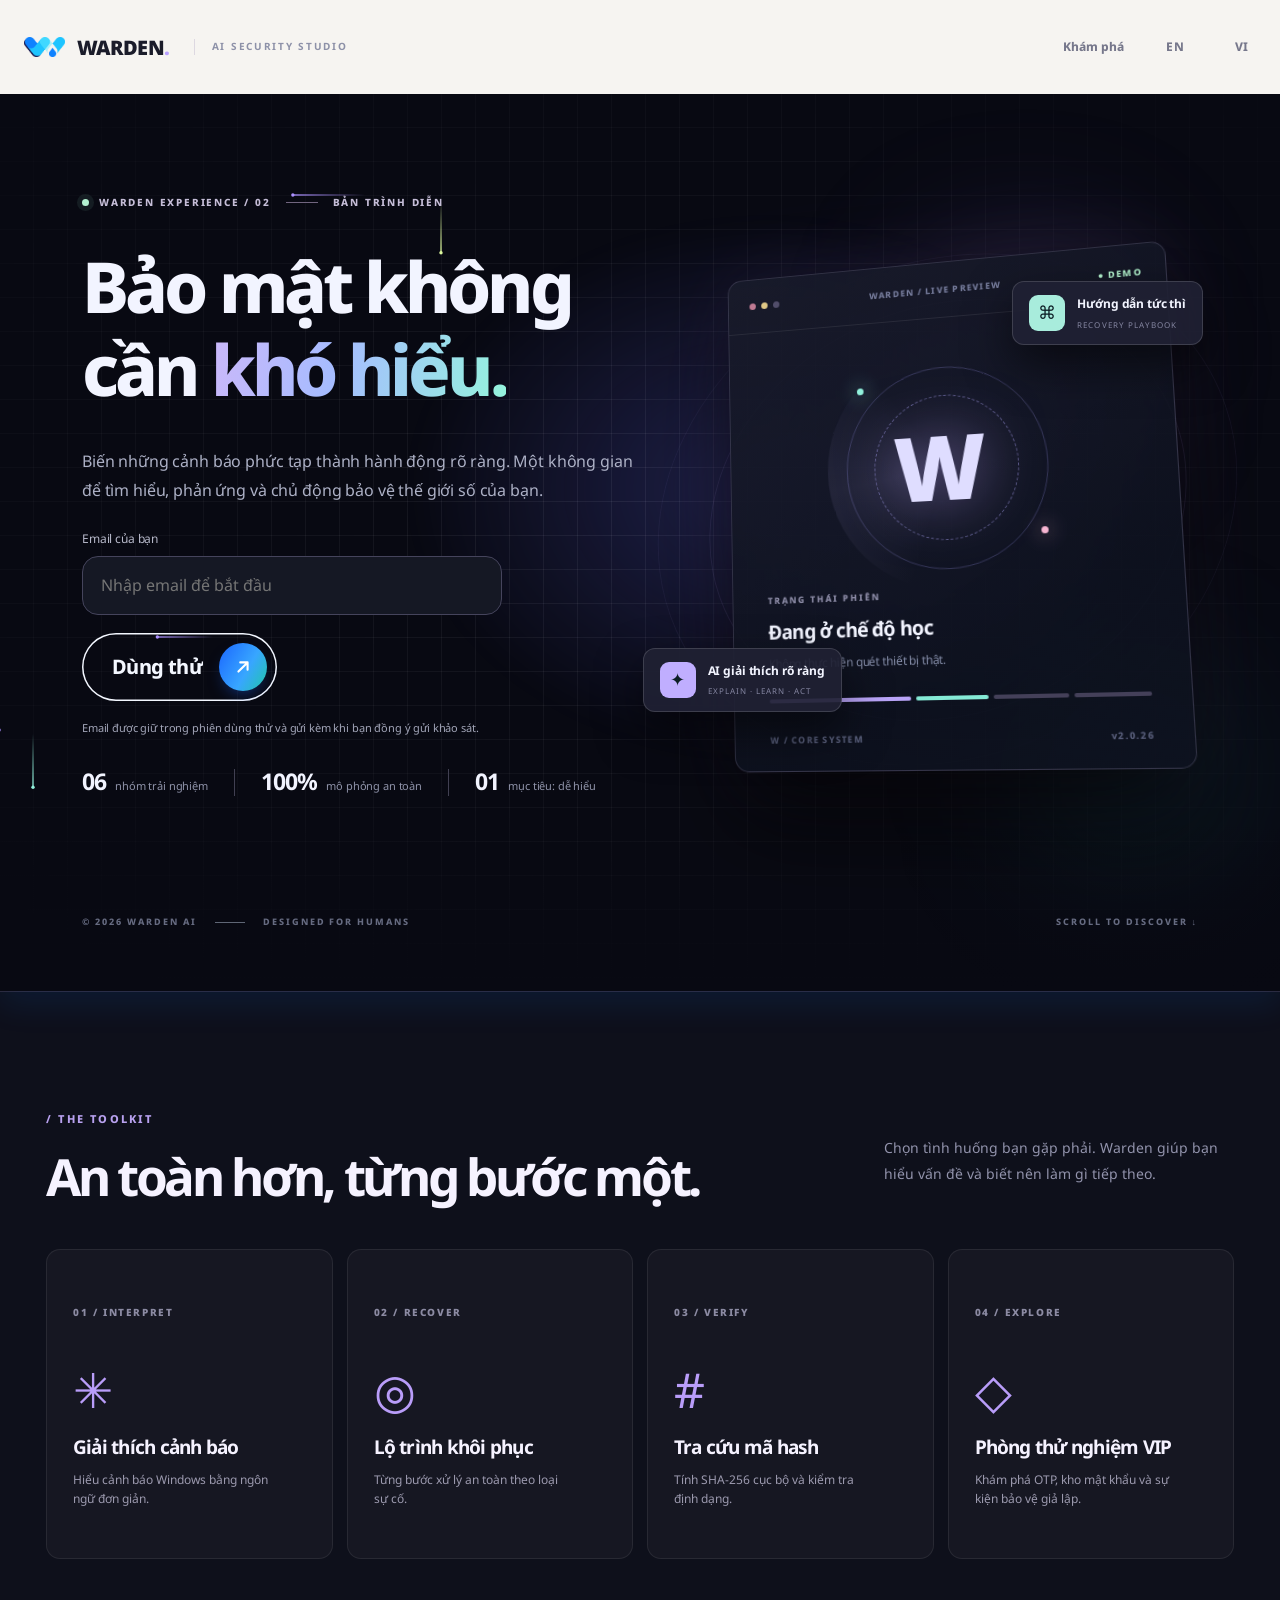
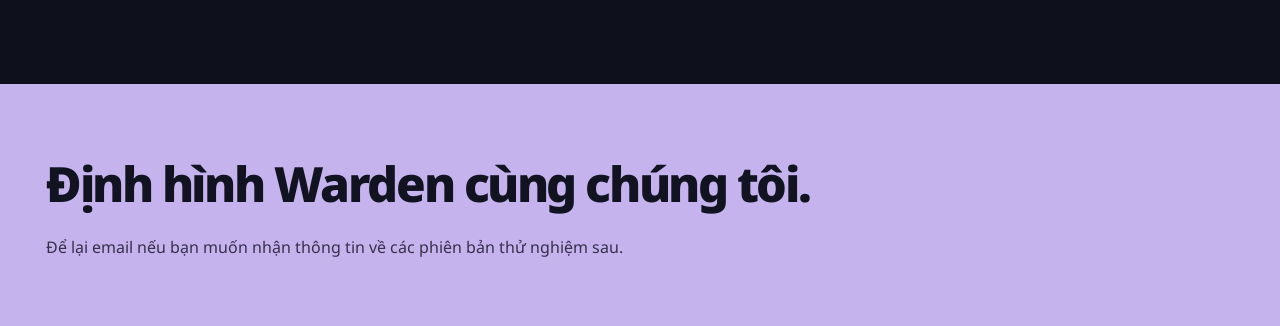
<file: index.html>
<!doctype html><html lang="vi"><head><meta charset="utf-8"><meta name="viewport" content="width=device-width,initial-scale=1"><meta name="description" content="Warden — bản mẫu tương tác hỗ trợ hiểu cảnh báo bảo mật."><title>Warden — Hiểu cảnh báo, biết bước tiếp theo</title><script src="./theme.js"></script><link rel="preload" href="./assets/fonts/noto-sans-vietnamese.woff" as="font" type="font/woff" crossorigin><link rel="stylesheet" href="./warden.css"><link rel="stylesheet" href="./rolling.css"><link rel="stylesheet" href="./app-shell.css"></head><body class="landing-mode">
<div id="landing" class="landing">
  <header class="landing-head">
    <a class="identity" href="#home" aria-label="Warden AI - Trang chủ"><img class="warden-logo" src="./assets/warden-logo-v3.png" alt="Warden logo" onerror="this.hidden=true"><span>WARDEN<span class="logo-dot">.</span></span><small>AI SECURITY STUDIO</small></a>
    <div class="landing-links"><a href="#features" data-scroll="features">Khám phá</a><button data-language="en" class="text-tool" type="button" aria-label="Change language">EN</button><button type="button" data-language="vi">VI</button></div>
  </header>
  <!-- Lucian UX/UI Prompt #226 · MIT License (c) 2026 Seokwoooo · https://lucianlabs.dev/uxui-prompt/#226 -->
  <main id="hero" class="hero ux u226" aria-label="Warden AI landing">
    <div class="u226-gd" aria-hidden="true"></div><div class="u226-gl" aria-hidden="true"></div><canvas class="u226-cv" aria-hidden="true"></canvas><div class="u226-glow" aria-hidden="true"></div>
    <div class="hero-orb orb-one" aria-hidden="true"></div><div class="hero-orb orb-two" aria-hidden="true"></div>
    <div class="wrap hero-flex">
      <div class="hero-copy"><div class="micro"><i></i> WARDEN EXPERIENCE / 02 <span class="micro-line"></span> <span>BẢN TRÌNH DIỄN</span></div>
        <h1>Bảo mật không<br>cần <em>khó hiểu.</em></h1>
        <p class="hero-intro">Biến những cảnh báo phức tạp thành hành động rõ ràng. Một không gian để tìm hiểu, phản ứng và chủ động bảo vệ thế giới số của bạn.</p>
        <form id="trial-form" class="email-gate"><label for="trial-email">Email của bạn</label><input id="trial-email" type="email" name="email" placeholder="Nhập email để bắt đầu" required maxlength="254" autocomplete="email" aria-describedby="trial-error email-note"><p id="trial-error" class="error" role="alert"></p><div class="ux wroll rolling-slot"><button class="wroll-btn trial-button" type="submit" data-rolling="Dùng thử"><span class="wroll-word" aria-hidden="true"><span class="wroll-face"></span></span><span class="wroll-sr">Dùng thử</span><span class="wroll-orb" aria-hidden="true"><svg viewBox="0 0 24 24"><path d="M7 17L17 7M9 7h8v8"/></svg><svg viewBox="0 0 24 24"><path d="M7 17L17 7M9 7h8v8"/></svg></span></button></div><p id="email-note">Email được giữ trong phiên dùng thử và gửi kèm khi bạn đồng ý gửi khảo sát.</p></form>
        <div class="hero-statline"><span><b>06</b><small>nhóm trải nghiệm</small></span><span class="sep"></span><span><b>100%</b><small>mô phỏng an toàn</small></span><span class="sep"></span><span><b>01</b><small>mục tiêu: dễ hiểu</small></span></div>
      </div>
      <div class="hero-visual" aria-label="Preview of Warden dashboard"><div class="visual-halo"></div><div class="orbit-ring r1"></div><div class="orbit-ring r2"></div>
        <div class="preview-shell"><div class="preview-top"><span class="dots"><i></i><i></i><i></i></span><span>WARDEN / LIVE PREVIEW</span><span class="preview-signal">● DEMO</span></div>
          <div class="preview-inner"><div class="preview-graphic"><span class="radar-a"></span><span class="radar-b"></span><strong>W</strong><div class="pulse-dot one"></div><div class="pulse-dot two"></div></div>
            <div class="preview-reading"><small>TRẠNG THÁI PHIÊN</small><strong>Đang ở chế độ học</strong><p>Không thực hiện quét thiết bị thật.</p></div><div class="preview-progress"><i></i><span></span><span></span><span></span></div>
            <div class="preview-foot"><span>W / CORE SYSTEM</span><span>v2.0.26</span></div></div></div>
        <div class="float-info float-a"><span class="float-icon">⌘</span><div><strong>Hướng dẫn tức thì</strong><small>RECOVERY PLAYBOOK</small></div></div>
        <div class="float-info float-b"><span class="float-icon lilac">✦</span><div><strong>AI giải thích rõ ràng</strong><small>EXPLAIN · LEARN · ACT</small></div></div>
      </div>
    </div>
    <div class="hero-bottom wrap"><span>© 2026 WARDEN AI <span class="hero-stroke"></span> DESIGNED FOR HUMANS</span><span>SCROLL TO DISCOVER ↓</span></div>
  </main>
  <section id="features" class="feature-strip"><div class="wrap"><div class="section-heading"><div><span class="kicker">/ THE TOOLKIT</span><h2>An toàn hơn, từng bước một.</h2></div><p>Chọn tình huống bạn gặp phải. Warden giúp bạn hiểu vấn đề và biết nên làm gì tiếp theo.</p></div>
    <div class="feature-grid">
      <button data-open="explain" class="feature-tile"><span class="tile-no">01 / INTERPRET</span><span class="tile-glyph">✳</span><h3>Giải thích cảnh báo</h3><p>Hiểu cảnh báo Windows bằng ngôn ngữ đơn giản.</p></button>
      <button data-open="recovery" class="feature-tile"><span class="tile-no">02 / RECOVER</span><span class="tile-glyph">◎</span><h3>Lộ trình khôi phục</h3><p>Từng bước xử lý an toàn theo loại sự cố.</p></button>
      <button data-open="hash" class="feature-tile"><span class="tile-no">03 / VERIFY</span><span class="tile-glyph">#</span><h3>Tra cứu mã hash</h3><p>Tính SHA-256 cục bộ và kiểm tra định dạng.</p></button>
      <button data-open="vip" class="feature-tile"><span class="tile-no">04 / EXPLORE</span><span class="tile-glyph">◇</span><h3>Phòng thử nghiệm VIP</h3><p>Khám phá OTP, kho mật khẩu và sự kiện bảo vệ giả lập.</p></button>
    </div></div></section><section class="landing-contribute"><div class="wrap"><h2>Định hình Warden cùng chúng tôi.</h2><p>Để lại email nếu bạn muốn nhận thông tin về các phiên bản thử nghiệm sau.</p></div></section>
  
</div>

<div class="shell ux u040 is-wide"><aside class="sidebar u040-rail" id="workspace-sidebar"><button class="brand-home" data-route="home" aria-label="Trang chủ Warden"><img src="./assets/warden-logo-v3.png" alt="Warden"><span>WARDEN<small>KHÔNG GIAN TRẢI NGHIỆM</small></span></button><div class="nav-section-label">KHÔNG GIAN TRẢI NGHIỆM</div><nav class="nav" aria-label="Điều hướng chính"></nav><div class="sidebar-bottom">Trợ lý bảo mật dành cho bạn.<br><br>WARDEN / V28</div></aside><main><header class="top"><button type="button" class="theme-toggle" data-theme-toggle aria-pressed="false" aria-label="Giao diện tối" title="Bật hoặc tắt giao diện tối"><svg class="theme-moon" viewBox="0 0 24 24" aria-hidden="true"><path d="M20.5 13A8.5 8.5 0 0 1 11 3.5 8.5 8.5 0 1 0 20.5 13Z"/></svg><svg class="theme-sun" viewBox="0 0 24 24" aria-hidden="true"><circle cx="12" cy="12" r="4"/><path d="M12 2v2m0 16v2M2 12h2m16 0h2M5 5l1.5 1.5m11 11L19 19M5 19l1.5-1.5m11-11L19 5"/></svg></button><span class="divider"></span><span class="badge">Bản mô phỏng</span><button class="icon-button avatar" data-action="profile" aria-label="Tài khoản demo"><i data-icon="user"></i></button></header><div id="page"></div><footer class="foot"><span>© 2026 Warden · Hiểu rõ hơn. Chủ động hơn.</span><span>Demo tương tác · Không quét thiết bị</span></footer></main></div><dialog id="modal"><button class="close" aria-label="Đóng" onclick="document.getElementById('modal').close()">×</button><h2 id="modal-title"></h2><div class="modal-body" id="modal-body"></div></dialog><div id="toast" class="toast hidden" role="status"></div>
<script>
const apiURL=path=>path;
const icons={home:'M3 10 12 3l9 7v11h-6v-7H9v7H3z',restore:'M3 10a9 9 0 1 1 2 8 M3 4v6h6',file:'M14 2H5v20h14V7z M14 2v6h5 M8 12h8 M8 16h6',search:'M21 21l-5-5 M18 10a8 8 0 1 1-16 0 8 8 0 0 1 16 0',spark:'m12 3 3 6 6 3-6 3-3 6-3-6-6-3 6-3z M20 2v4 M18 4h4',image:'M3 3h18v18H3z M3 17l6-6 4 4 3-3 5 5 M9 7h.01',list:'M8 5h13 M8 12h13 M8 19h13 M3 5h.01 M3 12h.01 M3 19h.01',bell:'M18 8a6 6 0 0 0-12 0v8l-2 3h16l-2-3z M10 22h4',user:'M16 6a4 4 0 1 1-8 0 4 4 0 0 1 8 0 M4 22v-4a8 8 0 0 1 16 0v4z',shield:'M12 2 3 6v6c0 5 9 10 9 10s9-5 9-10V6z M8 12l3 3 5-6',info:'M12 11v6 M12 7h.01 M22 12a10 10 0 1 1-20 0 10 10 0 0 1 20 0',arrow:'M4 12h16 M14 6l6 6-6 6',trash:'M3 6h18 M9 6V3h6v3 M5 6l1 15h12l1-15 M10 10v7 M14 10v7',lock:'M5 10h14v12H5z M8 10V6a4 4 0 0 1 8 0v4'};
const icon=n=>`<svg viewBox="0 0 24 24" aria-hidden="true"><path d="${icons[n]||icons.file}"/></svg>`;
const $=s=>document.querySelector(s);const escapeHTML=s=>String(s).replace(/[&<>"']/g,c=>({'&':'&amp;','<':'&lt;','>':'&gt;','"':'&quot;',"'":'&#39;'}[c]));
const nav=[['overview','home','Tổng quan'],['recovery','restore','Khôi phục tài khoản'],['explain','file','Giải thích cảnh báo'],['hash','search','Tra mã hash'],['vip','shield','App Beta'],['chat','spark','Bảo vệ bằng AI'],['survey','list','Khảo sát']];let state={text:'Windows Security: Trojan detected — sample.exe — quarantined (mô phỏng)',explained:true,image:null,hash:'',recoveryType:'stealer',checks:{},vip:[false,false,false],unlocked:false};try{state.checks=JSON.parse(localStorage.getItem('warden-checks')||'{}')||{}}catch(e){}let route='home',toastTimer;let trialEmail='';try{trialEmail=sessionStorage.getItem('warden-trial-email')||''}catch(e){}const validEmail=v=>v.length<=254&&/^[^\s@]+@[^\s@]+\.[^\s@]+$/.test(v);let trialUnlocked=validEmail(trialEmail);
const title=(a,b)=>`<div class="page-heading"><button class="guide-button" data-action="page-help"><span aria-hidden="true">?</span> Hướng dẫn</button></div>`;
function hydrate(){document.querySelectorAll('[data-icon]').forEach(e=>e.outerHTML=icon(e.dataset.icon))}
function statusIcon(kind='info'){const shape=kind==='warning'?'<path d="M12 3 2 21h20L12 3Z"/><path d="M12 9v5m0 3v.2"/>':kind==='success'?'<circle cx="12" cy="12" r="9"/><path d="m7.5 12 3 3 6-6"/>':kind==='error'?'<circle cx="12" cy="12" r="9"/><path d="M12 7v6m0 3v.2"/>':'<circle cx="12" cy="12" r="9"/><path d="M12 11v6m0-10v.2"/>';return `<span class="status-icon" aria-hidden="true"><svg viewBox="0 0 24 24" fill="none" stroke="currentColor" stroke-width="1.6" stroke-linecap="round" stroke-linejoin="round">${shape}</svg></span>`}
function toast(t,kind){kind=kind||(/không thể|lỗi|thất bại/i.test(t)?'error':/vượt|giới hạn|vui lòng|hãy nhập|chưa/i.test(t)?'warning':/^Đã /i.test(t)?'success':'info');const el=$('#toast');el.dataset.status=kind;el.innerHTML=statusIcon(kind)+'<span class="toast-copy"></span>';el.querySelector('.toast-copy').textContent=t;el.classList.remove('hidden');clearTimeout(toastTimer);toastTimer=setTimeout(()=>el.classList.add('hidden'),3400)}
function modal(t,b){$('#modal-title').textContent=t;$('#modal-body').innerHTML=b;$('#modal').showModal();hydrate()}
function go(r){if(r!=='home'&&!nav.some(n=>n[0]===r))r='home';if(r!=='home'&&!trialUnlocked)r='home';if(location.hash.slice(1)===r){if(route!==r)render(r);return}location.hash=r}
function render(r){if(r==='home'||!trialUnlocked){route='home';document.body.classList.add('landing-mode');$('#trial-email').value=trialEmail;return}document.body.classList.remove('landing-mode');route=r;$('.nav').innerHTML=nav.map(([id,i,t])=>`<button data-route="${id}" class="${id===r?'active':''}" ${id===r?'aria-current="page"':''}>${icon(i)}${t}${['vip','chat'].includes(id)?'<span class="pill">VIP</span>':''}</button>`).join('');$('#page').innerHTML=pages[r]();hydrate();if(r==='explain'){ $('#warning').value=state.text;updateCount();renderResult();if(state.image)showPreview()}if(r==='recovery')updateRecovery();if(r==='hash')$('#hash-input').value=state.hash;}
const step=(id,n,t,body)=>`<div class="ux u044"><div class="u044-it ${n===1?'open':''}"><button class="u044-q" type="button" aria-expanded="${n===1}" aria-controls="step-${id}"><span class="u044-n">${String(n).padStart(2,'0')}</span><span class="u044-t">${t}</span><span class="u044-pm" aria-hidden="true"></span></button><div class="u044-body" id="step-${id}" role="region" ${n===1?'':'inert'}><div><div class="u044-a"><p>${body}</p><label class="check"><input type="checkbox" data-check="${id}" ${state.checks[id]?'checked':''}>Đã thực hiện</label></div></div></div></div></div>`;
function rollingButton(label,attrs=''){return `<div class="ux wroll rolling-slot"><button class="wroll-btn" type="button" ${attrs} data-rolling="${label}"><span class="wroll-word" aria-hidden="true"><span class="wroll-face"></span></span><span class="wroll-sr">${label}</span><span class="wroll-orb" aria-hidden="true"><svg viewBox="0 0 24 24"><path d="M7 17L17 7M9 7h8v8"/></svg><svg viewBox="0 0 24 24"><path d="M7 17L17 7M9 7h8v8"/></svg></span></button></div>`}
const pages={explain:()=>title('Hiểu cảnh báo, biết bước tiếp theo.','Giải thích bằng tiếng Việt và hướng dẫn từng bước.')+`<div class="grid explain-grid"><section class="card"><div class="card-title">${icon('file')}<h2>Nội dung cảnh báo</h2></div><p class="muted">Dán nội dung, thêm ảnh chụp màn hình hoặc dùng mẫu để trải nghiệm.</p><div class="tabs"><button class="primary" data-action="paste">${icon('file')}Dán nội dung</button><button data-action="samples">${icon('list')}Dùng mẫu</button></div><div class="text-wrap"><label for="warning" class="hidden">Nội dung cảnh báo</label><textarea id="warning" maxlength="2000" placeholder="Nhập nội dung thông báo bảo mật…"></textarea><span class="counter" id="count"></span></div><div class="ux u032 upload-slot"><label class="u032-zone" id="drop" for="image-input" tabindex="0" role="button"><svg class="u032-dash" aria-hidden="true"><rect width="100%" height="100%" rx="25"/></svg><span class="u032-orb" aria-hidden="true">${icon('image')}</span><b>Thêm ảnh chụp màn hình</b><small>Kéo thả ảnh hoặc nhấp để chọn</small><small>PNG, JPG · tối đa 10 MB</small></label></div><input class="file-input-hidden" hidden type="file" id="image-input" accept="image/png,image/jpeg"><div id="preview"></div><button class="link" data-action="capture">ⓘ &nbsp; Cách chụp cảnh báo</button><p id="explain-error" class="error" role="alert"></p><div class="row actions"><button class="primary" data-action="explain">Giải thích cảnh báo &nbsp; →</button><button data-action="clear">${icon('trash')} &nbsp; Xóa nội dung</button></div></section><section class="card" aria-live="polite"><div class="card-title">${icon('spark')}<h2>Kết quả giải thích</h2><span class="badge">Kết quả mô phỏng</span></div><div id="result" class="explanation-scroll" role="region" tabindex="0" aria-label="Kết quả giải thích cảnh báo"></div></section></div>`,
overview:()=>title('Bảo mật dễ hiểu, bắt đầu từ đây.','Một nơi để hiểu cảnh báo và chủ động xử lý sự cố.')+`<div class="hero"><span class="badge">TRỢ LÝ BẢO MẬT CÁ NHÂN</span><h2>Không cần là chuyên gia.<br>Vẫn biết bước tiếp theo.</h2><p>Thử giải thích một cảnh báo Windows bằng ngôn ngữ đơn giản, sau đó theo dõi từng bước xử lý.</p>${rollingButton("Hỏi Warden AI",'data-action="overview-ai"')}</div><div class="grid three">${[['restore','Khôi phục tài khoản','Theo dõi checklist phù hợp với tình huống mất quyền truy cập.','recovery'],['file','Giải thích cảnh báo','Đọc thông báo khó hiểu qua các kịch bản mẫu có hướng dẫn.','explain'],['search','Tra mã hash','Nhận diện định dạng hash, tính SHA-256 và mở tra cứu bên ngoài.','hash']].map(([i,t,d,r])=>`<section class="card feature">${icon(i)}<h2>${t}</h2><p class="muted">${d}</p><button data-route="${r}" class="outline">Bắt đầu &nbsp; →</button></section>`).join('')}</div>`,
recovery:()=>title('Lấy lại quyền chủ động.','Lộ trình tham khảo để khôi phục và bảo vệ tài khoản.')+`<div class="grid"><section class="card"><div class="card-title">${icon('restore')}<h2>Tình huống của bạn</h2></div><p class="muted">Chọn tình huống gần nhất. Warden không tự truy cập hay khôi phục tài khoản.</p><label class="field" for="service">Tài khoản cần hỗ trợ</label><select id="service"><option>Google</option><option>Facebook</option><option>Microsoft</option></select><label class="field" for="incident">Điều gì đã xảy ra?</label><select id="incident"><option value="stealer" ${state.recoveryType==='stealer'?'selected':''}>Nghi lộ mật khẩu / mã độc đánh cắp thông tin</option><option value="phishing" ${state.recoveryType==='phishing'?'selected':''}>Đã nhập thông tin vào trang giả mạo</option><option value="locked" ${state.recoveryType==='locked'?'selected':''}>Không thể đăng nhập tài khoản</option></select><div class="notice">${statusIcon('warning')}<div><strong>Bắt đầu trên thiết bị đáng tin cậy</strong><p>Nếu nghi thiết bị bị nhiễm mã độc, dùng thiết bị sạch khác để thực hiện các bước khôi phục.</p></div></div><button class="primary" data-action="recovery-link">Mở trang khôi phục chính thức ↗</button><p class="tip">Liên kết mở ở tab mới. Không nhập mật khẩu vào Warden.</p></section><section class="card"><div id="recovery-progress"></div><div id="recovery-steps" class="steps"></div><button data-action="reset-checks">Đặt lại checklist này</button></section></div>`,
hash:()=>title('Một mã hash. Thêm một góc nhìn.','Kiểm tra định dạng và tra cứu thông tin về tệp.')+`<div class="grid"><section class="card"><div class="card-title">${icon('search')}<h2>Tra mã hash</h2></div><p class="muted">Nhận diện MD5, SHA-1 hoặc SHA-256. Bản demo không tự kết nối cơ sở dữ liệu mã độc.</p><label class="field" for="hash-input">Mã hash của tệp</label><input type="text" id="hash-input" class="mono" placeholder="Dán chuỗi hash tại đây…" autocomplete="off" spellcheck="false"><p class="error" id="hash-error" role="alert"></p><div class="row actions"><button class="primary" data-action="hash-check">Kiểm tra định dạng →</button><button data-action="hash-sample">Dùng mã mẫu</button></div><label class="field" for="hash-file">Hoặc tính SHA-256 từ tệp của bạn</label><div class="file-picker"><button class="plus-upload" type="button" data-pick-file="hash-file" aria-label="Chọn tệp để tính SHA-256"><span aria-hidden="true">+</span></button><input class="file-input-hidden" type="file" id="hash-file" hidden><span id="hash-file-name" class="muted">Chưa chọn tệp</span></div><p class="tip">Tối đa 25 MB. Tệp chỉ được đọc tại trình duyệt, không tải lên máy chủ.</p></section><section class="card"><div class="card-title">${icon('file')}<h2>Thông tin hash</h2></div><div id="hash-result" aria-live="polite"><div class="empty">${icon('search')}<h3>Sẵn sàng kiểm tra</h3><p>Dán một mã hash hoặc chọn tệp để bắt đầu.</p></div></div></section></div>`,
vip:()=>title('Thêm một lớp riêng tư.','Trải nghiệm ý tưởng trình duyệt bảo mật Warden VIP.')+`<div class="grid"><section class="card"><div class="card-title">${icon('shield')}<h2>Warden Secure Browser</h2><span class="badge">VIP DEMO</span></div><div class="notice"><div><strong>Đây là mô phỏng giao diện</strong><p>Các công tắc không chặn keylogger, phần mềm quay màn hình hay mã độc thật. Không sử dụng thông tin đăng nhập thật.</p></div></div>${[['Ẩn nội dung nhạy cảm','Mô phỏng che thông tin trên giao diện.'],['Giảm nhập mật khẩu trực tiếp','Mô phỏng mở khóa bằng mã OTP mẫu.'],['Xác thực sinh trắc học','Mô phỏng bước xác nhận danh tính.']].map(([t,d],i)=>`<label class="switch-row"><div><strong>${t}</strong><p class="muted">${d}</p></div><input type="checkbox" data-vip="${i}" ${state.vip[i]?'checked':''} aria-label="${t}"></label>`).join('')}<p class="tip">OTP và sinh trắc học trong trang này chỉ là kịch bản trình diễn, không xác thực tài khoản thật.</p></section><section class="card"><div class="card-title">${icon('lock')}<h2>Không gian thử nghiệm</h2></div><div class="browser"><div class="browser-bar">● &nbsp; ● &nbsp; ● &nbsp;&nbsp; demo.warden.local</div><div class="browser-body" id="browser"></div></div><div class="row actions"><button class="primary" data-action="unlock">Thử mở khóa</button><button data-action="lock">Khóa lại</button></div></section></div>`};
function renderResult(){let el=$('#result');if(!state.explained){el.innerHTML=`<div class="empty">${icon('spark')}<h3>Cùng làm rõ cảnh báo.</h3><p>Nhập nội dung hoặc chọn một mẫu để xem giải thích.</p></div>`;return}let text=state.text.toLowerCase(),known=/protected your pc|smartscreen/.test(text),threat=/threats found|trojan|detected/.test(text),firewall=/firewall|blocked some features/.test(text);let heading=known?'Ứng dụng chưa được nhận diện':threat?'Thông báo phát hiện mối đe dọa':firewall?'Ứng dụng bị giới hạn kết nối':'Chưa nhận diện được cảnh báo';let desc=known?'Cảnh báo SmartScreen có thể xuất hiện khi ứng dụng chưa đủ uy tín.':threat?'Mẫu này biểu thị công cụ bảo mật đã báo phát hiện; cần xem chi tiết trong công cụ đó.':firewall?'Mẫu này mô tả tường lửa đang giới hạn một số kết nối của ứng dụng.':'Demo chỉ hỗ trợ một số mẫu. Bạn có thể dùng nút “Dùng mẫu” để thử.';el.innerHTML=`<div class="notice">${statusIcon('warning')}<div><strong>Chưa đủ cơ sở kết luận tệp là mã độc</strong><p>Kết quả từ kịch bản mô phỏng, không phải phân tích thiết bị.</p></div></div><div class="result-head"><span class="round">${icon('file')}</span><div><h3>${heading}</h3><p class="muted">${desc}</p></div></div><h3>Các bước đề xuất</h3><div class="steps">${step('ex-source',1,'Kiểm tra nguồn tải','Đối chiếu nguồn tải với trang chính thức của nhà phát hành.')}${step('ex-details',2,'Xem thông tin cảnh báo','Mở chi tiết trong công cụ bảo mật để đọc tên tệp, đường dẫn và trạng thái xử lý. Không bỏ qua cảnh báo chỉ dựa vào demo.')}${step('ex-extra',3,'Kiểm tra thêm khi cần','Có thể đối chiếu mã hash hoặc nhờ người có chuyên môn đánh giá. Một kết quả đơn lẻ không bảo đảm tệp an toàn.')}</div><div class="row"><button class="outline" data-route="hash">${icon('search')} &nbsp; Tra mã hash</button><button class="link" data-action="why">ⓘ &nbsp; Vì sao cần làm?</button></div>`}
function updateCount(){$('#count').textContent=state.text.length+'/2000'}
function showPreview(){$('#preview').innerHTML=`<img class="preview" alt="Ảnh cảnh báo bạn đã chọn"><p class="tip">Ảnh chỉ được xem trước. Demo chưa có OCR; hãy nhập lại nội dung cảnh báo.</p><button class="link" data-action="remove-image">Gỡ ảnh</button>`;$('#preview img').src=state.image}
function imageFile(f){if(!f)return;if(!['image/png','image/jpeg'].includes(f.type))return toast('Vui lòng chọn ảnh PNG hoặc JPEG.');if(f.size>10*1024*1024)return toast('Ảnh vượt quá giới hạn 10 MB.');if(state.image)URL.revokeObjectURL(state.image);state.image=URL.createObjectURL(f);showPreview()}
const recoverySteps={stealer:[['Chuẩn bị thiết bị sạch','Dùng thiết bị đáng tin cậy khác để thay đổi thông tin tài khoản.'],['Lấy lại quyền truy cập','Mở trang khôi phục chính thức của nhà cung cấp và làm theo hướng dẫn.'],['Thay mật khẩu và kiểm tra phiên đăng nhập','Dùng mật khẩu riêng cho từng tài khoản; kiểm tra và thu hồi các phiên lạ nếu dịch vụ hỗ trợ.'],['Kiểm tra bảo mật bổ sung','Rà soát thông tin khôi phục, bật xác thực nhiều yếu tố và xử lý thiết bị nghi nhiễm.']],phishing:[['Rời trang nghi giả mạo','Không tiếp tục cung cấp mật khẩu hoặc mã xác thực trên trang đó.'],['Đổi mật khẩu trên trang chính thức','Truy cập trực tiếp dịch vụ từ thiết bị đáng tin cậy.'],['Kiểm tra các phiên và ứng dụng liên kết','Thu hồi phiên hoặc quyền truy cập mà bạn không nhận ra.'],['Củng cố phương thức khôi phục','Kiểm tra email, số điện thoại khôi phục và xác thực nhiều yếu tố.']],locked:[['Kiểm tra đúng địa chỉ dịch vụ','Truy cập dịch vụ chính thức, tránh liên kết khôi phục từ nguồn lạ.'],['Bắt đầu quy trình khôi phục','Sử dụng trang khôi phục của nhà cung cấp.'],['Cung cấp thông tin xác minh','Chỉ gửi thông tin theo yêu cầu trên trang chính thức. Không chia sẻ OTP với người khác.'],['Rà soát sau khi lấy lại tài khoản','Kiểm tra thông tin khôi phục, phiên đăng nhập và thiết lập bảo mật.']]};
function updateRecovery(){let t=state.recoveryType;$('#recovery-steps').innerHTML=recoverySteps[t].map(([a,b],i)=>step(t+'-'+i,i+1,a,b)).join('');updateProgress()}
function updateProgress(){let n=recoverySteps[state.recoveryType].filter((_,i)=>state.checks[state.recoveryType+'-'+i]).length;$('#recovery-progress').innerHTML=`<div class="recovery-summary"><div><strong>Lộ trình khôi phục</strong><p class="muted">${n}/4 bước đã thực hiện${n===4?' · Đã hoàn thành checklist':''}</p></div><div class="recovery-ring" style="--done:${n*25}%" role="progressbar" aria-label="Tiến độ khôi phục" aria-valuenow="${n}" aria-valuemin="0" aria-valuemax="4"><b>${n}/4</b></div></div>`}
function saveChecks(){try{localStorage.setItem('warden-checks',JSON.stringify(state.checks))}catch(e){toast('Trình duyệt không cho lưu tiến độ; bạn vẫn có thể dùng trong phiên này.')}}
function checkHash(){let v=$('#hash-input').value.trim().toLowerCase();state.hash=v;let type=({32:'MD5',40:'SHA-1',64:'SHA-256'})[v.length];if(!type||!/^[a-f0-9]+$/.test(v)){ $('#hash-error').textContent='Mã hash phải gồm 32, 40 hoặc 64 ký tự hệ thập lục phân (0–9, a–f).';$('#hash-result').innerHTML='<div class="empty">Hãy kiểm tra lại mã hash.</div>';return}$('#hash-error').textContent='';$('#hash-result').innerHTML=`<div class="success"><strong>Định dạng ${type} hợp lệ</strong></div><p class="mono" style="margin-top:20px">${v}</p><div class="notice"><div><strong>Chưa có kết quả đánh giá an toàn</strong><p>Đúng định dạng không đồng nghĩa với tệp an toàn. Warden chưa truy vấn cơ sở dữ liệu mã độc.</p></div></div><a class="outline" style="display:inline-block;padding:12px 18px;border:1px solid;border-radius:10px;text-decoration:none" href="https://www.virustotal.com/gui/file/${v}" target="_blank" rel="noopener noreferrer">Tra trên VirusTotal ↗</a><p class="tip">Khi mở liên kết, mã hash sẽ được gửi đến VirusTotal. Tệp gốc không được gửi.</p>`}
function renderBrowser(){if(!state.unlocked){$('#browser').innerHTML=`<div class="round" style="display:inline-block">${icon('lock')}</div><h3 style="margin-top:15px">Kho mẫu đang khóa</h3><p class="muted">Bật các tùy chọn bên trái rồi thử luồng mở khóa.</p>`;return}$('#browser').innerHTML=state.vip[0]?'<div class="screen-mask">Nội dung đã được che<br><small>Mô phỏng quyền riêng tư trên giao diện</small></div>':'<div class="success">Đã mở khóa phiên demo</div><h3 style="margin-top:22px">Tài khoản minh họa</h3><p class="muted">demo@example.test<br>Mật khẩu mẫu: ••••••••••••</p>'}
function finishUnlock(){state.unlocked=true;$('#modal').close();renderBrowser();toast('Đã mở khóa phiên mô phỏng.')}
function biometric(){if(state.vip[2])modal('Xác nhận sinh trắc học',`<div class="empty" style="padding:15px">${icon('shield')}<p>Giao diện mô phỏng. Không thu thập vân tay hoặc nhận diện khuôn mặt.</p></div><button class="primary" data-action="bio-confirm">Mô phỏng xác nhận thành công</button>`);else finishUnlock()}
const actions={notifications:()=>modal('Thông báo','<p>Bạn đang sử dụng bản mẫu tương tác Warden.</p><p class="muted">Chưa kết nối thiết bị; không có cảnh báo bảo mật trực tiếp.</p>'),profile:()=>modal('Tài khoản trải nghiệm','<p><strong>Khách trải nghiệm</strong></p><p>Không cần đăng nhập. Tiến độ checklist được lưu trên trình duyệt này khi được phép.</p><button data-action="clear-data">Xóa tiến độ đã lưu</button>'),'clear-data':()=>{state.checks={};saveChecks();$('#modal').close();render(route);toast('Đã xóa tiến độ demo.')},paste:()=>{$('#warning').focus();toast('Dán nội dung bằng Ctrl+V hoặc menu Dán của thiết bị.')},upload:()=>$('#image-input').click(),samples:()=>modal('Chọn cảnh báo mẫu',`<p class="muted">Các mẫu phục vụ trình diễn giao diện.</p><div style="display:grid;gap:12px">${['Windows protected your PC','Windows Security: Threats found','Windows Firewall has blocked some features of this app'].map((t,i)=>`<button data-sample="${i}">${t}</button>`).join('')}</div>`),capture:()=>modal('Cách chụp cảnh báo','<p>Trên Windows, nhấn <strong>Windows + Shift + S</strong>, chọn vùng cảnh báo và lưu ảnh.</p><p>Che thông tin cá nhân trước khi chia sẻ. Ảnh trong demo chỉ được xem trước tại trình duyệt.</p>'),explain:()=>{if(!state.text.trim()){$('#explain-error').textContent='Hãy nhập nội dung cảnh báo. Ảnh chưa được tự động đọc trong demo.';return}$('#explain-error').textContent='';state.explained=true;renderResult();toast('Đã hiển thị giải thích mô phỏng.')},clear:()=>{state.text='';state.explained=false;if(state.image)URL.revokeObjectURL(state.image);state.image=null;render('explain')},'remove-image':()=>{URL.revokeObjectURL(state.image);state.image=null;$('#preview').innerHTML='';$('#image-input').value=''},why:()=>modal('Vì sao cần kiểm tra thêm?','<p>Một cảnh báo có thể liên quan đến độ uy tín, quyền truy cập hoặc một phát hiện cụ thể.</p><p>Kiểm tra ngữ cảnh giúp tránh quyết định chỉ dựa trên tên cảnh báo. Demo không xác minh tệp và không thay thế công cụ bảo mật.</p>'),'hash-check':checkHash,'hash-sample':()=>{state.hash='e3b0c44298fc1c149afbf4c8996fb92427ae41e4649b934ca495991b7852b855';$('#hash-input').value=state.hash;checkHash()},'recovery-link':()=>{const links={Google:'https://accounts.google.com/signin/recovery',Facebook:'https://www.facebook.com/hacked',Microsoft:'https://account.live.com/acsr'};window.open(links[$('#service').value],'_blank','noopener,noreferrer')},'reset-checks':()=>{for(let i=0;i<4;i++)delete state.checks[state.recoveryType+'-'+i];saveChecks();updateRecovery();toast('Đã đặt lại checklist.')},unlock:()=>{if(state.vip[1])modal('Xác thực OTP mẫu','<p>Mã trình diễn: <strong>123456</strong>. Mã này không được gửi qua SMS hoặc email.</p><label for="otp">Nhập mã OTP mẫu</label><input id="otp" type="text" inputmode="numeric" maxlength="6" autocomplete="off"><p id="otp-error" class="error" role="alert"></p><button class="primary" data-action="otp-confirm">Xác nhận</button>');else biometric()},'otp-confirm':()=>{if($('#otp').value!=='123456'){$('#otp-error').textContent='Mã chưa đúng. Hãy dùng mã mẫu 123456.';return}$('#modal').close();biometric()},'bio-confirm':finishUnlock,lock:()=>{state.unlocked=false;renderBrowser();toast('Đã khóa phiên demo.')}};
document.addEventListener('click',e=>{let b=e.target.closest('[data-route],[data-action],[data-sample]');if(!b)return;if(b.dataset.route)go(b.dataset.route);else if(b.dataset.sample!==undefined){state.text=['Windows protected your PC','Windows Security: Threats found','Windows Firewall has blocked some features of this app'][Number(b.dataset.sample)];state.explained=false;$('#modal').close();render('explain')}else actions[b.dataset.action]?.()});
document.addEventListener('input',e=>{if(e.target.id==='warning'){state.text=e.target.value;state.explained=false;updateCount();renderResult()}if(e.target.id==='hash-input'){state.hash=e.target.value;$('#hash-result').innerHTML='<div class="empty">Nhấn “Kiểm tra định dạng” để cập nhật kết quả.</div>';$('#hash-error').textContent=''}});
document.addEventListener('change',async e=>{let t=e.target;if(t.dataset.check){state.checks[t.dataset.check]=t.checked;saveChecks();if(route==='recovery')updateProgress()}if(t.id==='incident'){state.recoveryType=t.value;updateRecovery()}if(t.id==='image-input')imageFile(t.files[0]);if(t.dataset.vip!==undefined){state.vip[Number(t.dataset.vip)]=t.checked;state.unlocked=false;renderBrowser()}if(t.id==='hash-file'){let f=t.files[0];if(!f)return;if(f.size>25*1024*1024){toast('Tệp vượt giới hạn 25 MB.');t.value='';return}if(!globalThis.crypto?.subtle){toast('Tính SHA-256 cần HTTPS hoặc localhost. Hãy chạy trên GitHub Pages.');return}try{let digest=await crypto.subtle.digest('SHA-256',await f.arrayBuffer());state.hash=Array.from(new Uint8Array(digest),x=>x.toString(16).padStart(2,'0')).join('');if(route==='hash'){$('#hash-input').value=state.hash;checkHash()}toast('Đã tính SHA-256 tại trình duyệt.')}catch(e){toast('Không thể đọc tệp. Vui lòng thử tệp khác.')}}});

const pageHelp={
 overview:['Tổng quan','Điểm bắt đầu để chọn công cụ phù hợp với tình huống của bạn.',['Chọn Giải thích cảnh báo khi gặp thông báo khó hiểu.','Chọn Khôi phục tài khoản nếu cần lộ trình lấy lại quyền truy cập.','Chọn Tra mã hash để kiểm tra chuỗi hash hoặc tính SHA-256 từ tệp.'],'Các thống kê là dữ liệu demo và tiến độ bạn tự đánh dấu.'],
 explain:['Giải thích cảnh báo','Giúp bạn hiểu ý nghĩa của thông báo bảo mật và các bước nên kiểm tra tiếp theo.',['Dán hoặc nhập nội dung cảnh báo; có thể chọn “Dùng mẫu”.','Bấm “Giải thích cảnh báo” để xem diễn giải bằng tiếng Việt.','Mở từng bước hướng dẫn và đánh dấu khi đã thực hiện.'],'Demo giải thích theo kịch bản mẫu. Ảnh tải lên chỉ được xem trước, chưa đọc chữ tự động (OCR).'],
 recovery:['Khôi phục tài khoản','Cung cấp checklist tham khảo dựa trên tình huống mất quyền truy cập.',['Chọn nhà cung cấp tài khoản và tình huống đang gặp.','Thực hiện từng bước trong lộ trình và đánh dấu hoàn thành.','Dùng nút mở trang khôi phục chính thức nếu cần; có thể đặt lại checklist.'],'Warden không tự khôi phục tài khoản, không yêu cầu mật khẩu hoặc OTP thật.'],
 hash:['Tra mã hash','Hash là chuỗi đại diện cho nội dung tệp. Tab này giúp nhận diện định dạng và chuẩn bị tra cứu.',['Dán mã MD5, SHA-1 hoặc SHA-256 rồi bấm kiểm tra định dạng.','Hoặc chọn tệp để tính SHA-256 ngay trên trình duyệt.','Bấm “Tra trên VirusTotal” nếu muốn tra cứu qua dịch vụ bên ngoài.'],'Đúng định dạng không có nghĩa là tệp an toàn. Tệp không được tải lên; khi mở VirusTotal, mã hash được gửi qua liên kết.'],
 vip:['Trình duyệt bảo mật VIP','Minh họa ý tưởng bảo vệ thông tin nhạy cảm và luồng mở khóa.',['Bật các tùy chọn mô phỏng bạn muốn thử.','Bấm “Thử mở khóa”; nếu bật OTP, nhập mã mẫu 123456.','Thử xác nhận sinh trắc học mô phỏng, che nội dung và khóa lại.'],'Các chức năng chỉ mô phỏng giao diện, chưa chặn keylogger hoặc quay màn hình, chưa xác thực sinh trắc học thật.']
};
actions['page-help']=()=>{const [name,purpose,steps,note]=pageHelp[route]||pageHelp.overview;modal(name,`<p class="help-label">TAB NÀY LÀM GÌ?</p><p>${purpose}</p><h3>Cách sử dụng</h3><ol class="help-steps">${steps.map(t=>`<li>${t}</li>`).join('')}</ol><p class="help-note">${note}</p><button class="primary" data-action="close-help">Đã hiểu</button>`)};
actions['close-help']=()=>$('#modal').close();
actions['landing-feedback']=()=>window.open('https://github.com/trinpce192008','_blank','noopener,noreferrer');
actions['landing-contact']=()=>modal('Liên hệ','<p>Vui lòng liên hệ với chúng tôi qua email <a href="mailto:trinp.ce192008@gmail.com">trinp.ce192008@gmail.com</a></p>');
actions['focus-email']=()=>{$('#modal').close();go('home');$('#trial-email').focus()};
document.addEventListener('submit',event=>{
 if(event.target.id!=='trial-form')return;event.preventDefault();const input=$('#trial-email');input.value=input.value.trim();
 if(!input.checkValidity()||!validEmail(input.value)){$('#trial-error').textContent='Vui lòng nhập địa chỉ email hợp lệ, ví dụ ban@example.com.';input.reportValidity();input.focus();return}
 trialEmail=input.value;trialUnlocked=true;try{sessionStorage.setItem('warden-trial-email',trialEmail)}catch(e){}$('#trial-error').textContent='';go('overview');
});
document.addEventListener('invalid',event=>{if(event.target.id==='trial-email')$('#trial-error').textContent='Vui lòng nhập email hợp lệ để bắt đầu trải nghiệm.'},true);
document.addEventListener('input',event=>{if(event.target.id==='trial-email')$('#trial-error').textContent=''});
document.addEventListener('dragover',e=>{if(e.target.closest('#drop')){e.preventDefault();$('#drop').classList.add('drag')}});document.addEventListener('dragleave',e=>{if(e.target.closest('#drop'))$('#drop').classList.remove('drag')});document.addEventListener('drop',e=>{if(e.target.closest('#drop')){e.preventDefault();$('#drop').classList.remove('drag');imageFile(e.dataTransfer.files[0])}});window.addEventListener('hashchange',()=>render(nav.some(n=>n[0]===location.hash.slice(1))?location.hash.slice(1):'home'));

// Capture the pointer before actions can replace the clicked content.
const motionPreference=window.matchMedia('(prefers-reduced-motion: reduce)');
document.addEventListener('click',event=>{
  if(motionPreference.matches)return;
  const button=event.target.closest('button');
  if(!button||button.disabled||button.classList.contains('wroll-btn'))return;
  const bounds=button.getBoundingClientRect(),diameter=Math.hypot(bounds.width,bounds.height)*2;
  const wrap=document.createElement('span'),wave=document.createElement('span');
  wrap.className='warden-ripple-wrap';wrap.setAttribute('aria-hidden','true');wave.className='warden-ripple';
  Object.assign(wave.style,{width:diameter+'px',height:diameter+'px',left:(event.detail?event.clientX-bounds.left:bounds.width/2)+'px',top:(event.detail?event.clientY-bounds.top:bounds.height/2)+'px'});
  wrap.append(wave);button.append(wrap);wave.addEventListener('animationend',()=>wrap.remove(),{once:true});setTimeout(()=>wrap.remove(),600);
},true);
// Animate refreshed results rather than every character typed into an input.
const motionObserver=new MutationObserver(records=>{
  if(motionPreference.matches)return;
  const targets=new Set(records.map(r=>r.target));
  for(const el of targets){
    if(!el.isConnected||!['result','hash-result','recovery-steps','browser','preview'].includes(el.id))continue;
    if(el.querySelector('.empty')||!el.children.length)continue;
    [...el.children].forEach((child,i)=>{if(child.animate)child.animate([{opacity:0,transform:'translateY(9px)'},{opacity:1,transform:'translateY(0)'}],{duration:300,delay:Math.min(i,4)*45,easing:'cubic-bezier(.2,.8,.2,1)',fill:'backwards'})});
  }
});
motionObserver.observe(document.getElementById('page'),{childList:true,subtree:true});
motionPreference.addEventListener('change',event=>{if(event.matches&&document.getAnimations)document.getAnimations().forEach(a=>a.cancel())});
</script><script src="./config.js"></script><script src="./apps-script-client.js"></script><script src="./survey-schema.js"></script><script src="./password-tools.js"></script><script src="./studio.js"></script><script src="./survey.js"></script><script src="./experience.js"></script><script src="./i18n.js"></script><script src="./presentation.js"></script><script src="./v272.js"></script><script src="./app-shell.js"></script></body></html>
</file>
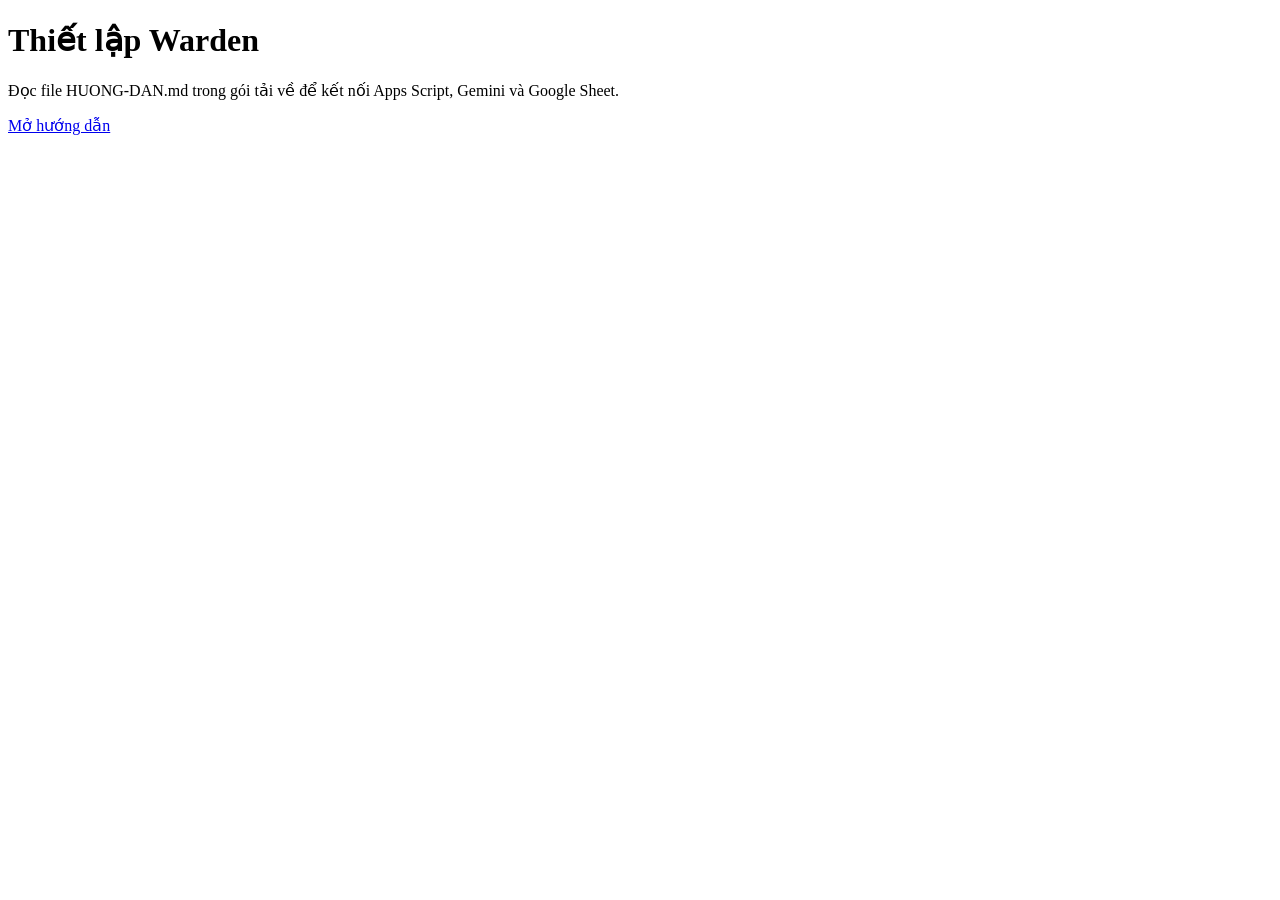
<file: survey-setup.html>
<!doctype html><html lang="vi"><meta charset="utf-8"><title>Thiết lập Warden</title><body><h1>Thiết lập Warden</h1><p>Đọc file HUONG-DAN.md trong gói tải về để kết nối Apps Script, Gemini và Google Sheet.</p><a href="./HUONG-DAN.md">Mở hướng dẫn</a></body></html>
</file>
<file: warden.css>
/* Warden v27.3 · consolidated retained layouts and Lucian components. */
:root{--ink:#171717;--muted:#767676;--line:#e5e5e5;--soft:#f6f6f6;--bg:#ffffff}
*{box-sizing:border-box}
body{margin:0;background:var(--bg);color:var(--ink);font:15px/1.6 Inter,Arial,sans-serif}
button,input,textarea,select{font:inherit}
button,a,label.drop{-webkit-tap-highlight-color:transparent}
button{cursor:pointer;border:1px solid var(--line);border-radius:10px;padding:12px 18px;background:var(--soft);color:var(--ink);transition:.18s}
button:hover{background:#e9e9e9;transform:translateY(-1px)}
button:focus-visible,a:focus-visible,input:focus-visible,textarea:focus-visible,select:focus-visible,summary:focus-visible{outline:3px solid #969696;outline-offset:3px}
.primary{background:#171717;color:white;border-color:#171717}
.primary:hover{background:#393939}
.outline{background:white;border-color:#171717}
svg{width:23px;height:23px;vertical-align:middle;fill:none;stroke:currentColor;stroke-width:1.8;stroke-linecap:round;stroke-linejoin:round;flex-shrink:0}
.shell{display:grid;grid-template-columns:235px 1fr;gap:28px;padding:24px;max-width:1800px;margin:auto}
.sidebar{position:sticky;top:24px;height:calc(100vh - 48px);border:1px solid var(--line);border-radius:14px;padding:25px 12px;display:flex;flex-direction:column}
.brand{display:flex;align-items:center;gap:12px;font-size:24px;font-weight:850;letter-spacing:1px;padding:0 12px 42px}
.brand svg{width:32px;height:36px;stroke-width:2.5}
.nav{display:flex;flex-direction:column;gap:8px}
.nav button{text-align:left;display:flex;align-items:center;gap:14px;background:transparent;border:0;padding:14px 12px}
.nav button.active{background:#ececec;font-weight:700}
.sidebar-bottom{margin-top:auto;padding:20px 12px 0;color:var(--muted);font-size:12px}
.sidebar-bottom strong{display:block;color:var(--ink);font-size:14px;margin-bottom:5px}
.top{height:46px;display:flex;justify-content:flex-end;align-items:center;gap:18px;margin-bottom:35px}
.icon-button{padding:8px;background:transparent;border:0}
.badge{display:inline-block;background:#f0f0f0;border-radius:8px;padding:5px 11px;font-size:12px;color:#4a4a4a;white-space:nowrap}
.avatar{border-radius:50%;background:#eaeaea;padding:8px}
.divider{height:24px;width:1px;background:var(--line)}
h1{font-size:clamp(27px,3vw,43px);letter-spacing:-1.4px;line-height:1.2;margin:0 0 10px}
h2{font-size:21px;line-height:1.4;margin:0}
h3{font-size:17px;margin:0 0 6px}
p{margin:5px 0 17px}
.subtitle{font-size:18px;color:var(--muted);margin-bottom:30px}
.grid{display:grid;grid-template-columns:1fr 1.05fr;gap:18px}
.card{border:1px solid var(--line);border-radius:13px;padding:26px;min-width:0;background:white}
.card-title{display:flex;align-items:center;gap:12px;margin-bottom:10px}
.card-title .badge{margin-left:auto}
.muted{color:var(--muted);font-size:14px}
.row{display:flex;gap:10px;flex-wrap:wrap;align-items:center}
.tabs{display:flex;gap:10px;margin:25px 0 18px}
.tabs button{flex:1;padding:11px 8px}
.tabs svg{margin-right:7px;width:19px}
textarea,input[type=text],input[type=url],select{width:100%;padding:14px;border:1px solid #d8d8d8;border-radius:10px;color:var(--ink);background:#ffffff}
textarea{height:175px;resize:vertical;display:block;padding-bottom:35px}
.text-wrap{position:relative}
.counter{position:absolute;right:14px;bottom:9px;font-size:12px;color:var(--muted)}
.drop{border:1px dashed #d0d0d0;border-radius:10px;min-height:114px;display:flex;align-items:center;justify-content:center;gap:18px;padding:20px;margin:20px 0 10px;cursor:pointer}
.drop:hover,.drag{background:var(--soft)}
.drop svg{width:34px;height:34px}
.drop span{display:block}
.link{border:0;background:none;padding:3px 0;text-decoration:underline;text-underline-offset:3px;font-size:14px}
.actions{margin-top:28px}
.notice{border:1px solid #e0e0e0;background:#f6f6f6;border-radius:10px;padding:16px 18px;display:flex;gap:14px;color:#575757;margin:18px 0}
.notice p{font-size:13px;margin:0}
.result-head{display:flex;gap:18px;align-items:center;padding:8px 0 24px;margin:20px 0;border-bottom:1px solid var(--line)}
.round{background:var(--soft);padding:15px;border-radius:50%}
.result-head p{margin:2px 0 0}
.steps{display:grid;gap:12px;margin:16px 0}
details{border:1px solid var(--line);border-radius:10px;overflow:hidden}
summary{cursor:pointer;padding:13px 15px;font-weight:600;list-style:none;display:flex;align-items:center;gap:12px}
summary:after{content:"⌄";margin-left:auto}
details[open] summary:after{content:"⌃"}
.num{width:28px;height:28px;border-radius:50%;display:inline-grid;place-items:center;background:#eeeeee;font-size:13px;flex-shrink:0}
.detail{background:var(--soft);padding:13px 20px;font-size:14px;color:#616161}
.detail p{margin:0 0 8px}
.check{display:flex;gap:10px;align-items:center;cursor:pointer}
input[type=checkbox]{accent-color:#232323;width:17px;height:17px}
.foot{font-size:12px;color:#8f8f8f;margin-top:25px;display:flex;justify-content:space-between}
.hidden{display:none!important}
.empty{padding:55px 12px;text-align:center;color:var(--muted)}
.empty svg{width:44px;height:44px;margin-bottom:18px}
.preview{max-height:125px;max-width:100%;border-radius:8px;margin-top:8px}
.error{color:#505050;font-size:13px;margin-top:8px}
.stat-grid{display:grid;grid-template-columns:repeat(3,1fr);gap:18px;margin-bottom:20px}
.stat{padding:24px;background:var(--soft);border-radius:12px}
.stat b{font-size:32px;display:block}
.feature{display:flex;flex-direction:column;align-items:flex-start;gap:10px}
.feature button{margin-top:auto}
.hero{background:#1c1c1c;color:white;padding:36px;border-radius:14px;margin-bottom:20px;position:relative;overflow:hidden}
.hero p{color:#c0c0c0;max-width:620px}
.hero .badge{background:#3f3f3f;color:white}
.hero h2{font-size:30px;margin:15px 0}
.three{grid-template-columns:repeat(3,1fr)}
.progress{height:7px;background:#eeeeee;border-radius:5px;margin:14px 0 20px;overflow:hidden}
.progress div{height:100%;background:#222222;transition:width .3s}
.field{display:block;font-size:14px;font-weight:600;margin:20px 0 8px}
.mono{font-family:monospace;overflow-wrap:anywhere}
.switch-row{display:flex;align-items:center;justify-content:space-between;gap:15px;padding:18px 0;border-bottom:1px solid var(--line)}
.switch-row p{margin:4px 0 0}
.browser{border:1px solid var(--line);border-radius:12px;overflow:hidden;margin-top:20px}
.browser-bar{background:var(--soft);padding:12px;font-size:13px}
.browser-body{padding:25px;text-align:center;min-height:220px}
.success{color:#575757;background:#f4f4f4;border:1px solid #e0e0e0;padding:14px;border-radius:10px}
.toast{position:fixed;bottom:25px;left:50%;transform:translateX(-50%);background:#232323;color:#ffffff;border-radius:10px;padding:13px 24px;box-shadow:0 6px 30px #00000022;z-index:10;max-width:90vw}
dialog{border:1px solid var(--line);border-radius:16px;padding:28px;max-width:480px;width:calc(100% - 36px);box-shadow:0 20px 80px #00000033}
dialog::backdrop{background:#11111166}
dialog .close{float:right;padding:5px 12px}
.modal-body{margin:22px 0}
.pill{font-size:10px;padding:2px 7px;background:#232323;color:white;border-radius:5px;margin-left:auto}
.screen-mask{background:#171717;color:#ffffff;padding:35px;border-radius:10px}
.mobile-brand{display:none}
a{color:inherit}
.tip{font-size:13px;color:var(--muted);margin-top:12px}
@media   (min-width:1450px){.card{padding:30px}
.shell{gap:32px}}
@media   (max-width:1100px){.shell{grid-template-columns:200px 1fr;padding:16px;gap:20px}
.grid{grid-template-columns:1fr}
.three{grid-template-columns:1fr}
.sidebar{top:16px;height:calc(100vh - 32px)}
.card{padding:23px}
.brand{font-size:20px;padding-left:4px}
.nav button{font-size:13px}
.top{margin-bottom:24px}}
@media   (max-width:640px){.shell{display:block;padding:16px}
.sidebar{position:static;height:auto;padding:12px;margin-bottom:20px}
.brand{padding:3px 8px 15px}
.nav{flex-direction:row;overflow-x:auto;gap:4px}
.nav button{white-space:nowrap;padding:10px;font-size:12px}
.nav svg{display:none}
.sidebar-bottom{display:none}
.top{height:32px;margin-bottom:24px}
.subtitle{font-size:15px}
h1{letter-spacing:-.7px}
.card{padding:18px}
.card-title{flex-wrap:wrap}
h2{font-size:19px}
.tabs{gap:5px}
.tabs button{font-size:12px}
.tabs svg{display:none}
.stat-grid{gap:8px}
.stat{padding:14px}
.stat b{font-size:25px}
.stat span{font-size:12px}
.foot{font-size:10px}
.hero{padding:24px}
.actions button{flex:1}
.badge{font-size:11px}}
@media   (prefers-reduced-motion:reduce){*{transition:none!important;scroll-behavior:auto!important}}
@keyframes warden-enter{from{opacity:0;transform:translateY(14px)}to{opacity:1;transform:translateY(0)}}
@keyframes warden-dialog{from{opacity:0;transform:translateY(12px) scale(.96)}to{opacity:1;transform:translateY(0) scale(1)}}
@keyframes warden-backdrop{from{opacity:0}to{opacity:1}}
@keyframes warden-ripple{to{transform:translate(-50%,-50%) scale(1);opacity:0}}
@keyframes warden-toast{from{opacity:0;translate:0 12px}to{opacity:1;translate:0 0}}
@keyframes warden-check{50%{transform:scale(1.18)}100%{transform:scale(1)}}
button{position:relative;isolation:isolate;transition:background .2s,color .2s,box-shadow .2s,transform .18s cubic-bezier(.2,.8,.2,1)}
button:active{transform:translateY(1px) scale(.97)}
button.primary:hover{box-shadow:0 5px 14px #17171720}
.nav button:hover svg{transform:translateX(2px)}
.nav svg{transition:transform .22s}
.card{transition:box-shadow .25s,border-color .25s}
.card:hover{border-color:#d0d0d0;box-shadow:0 5px 22px #25252507}
.feature:hover{box-shadow:0 8px 26px #25252510}
.drop{transition:background .2s,border-color .2s,transform .2s}
.drop.drag{transform:scale(1.015);border-color:#787878}
textarea,input[type=text],select{transition:border-color .2s,box-shadow .2s}
textarea:focus,input[type=text]:focus,select:focus{border-color:#979797;box-shadow:0 0 0 3px #eaeaea80}
#page>h1{animation:warden-enter .42s both}
#page>.subtitle{animation:warden-enter .42s .055s both}
#page .grid>.card{animation:warden-enter .5s both}
#page .grid>.card:nth-child(2){animation-delay:.075s}
#page .grid>.card:nth-child(3){animation-delay:.15s}
.hero{animation:warden-enter .48s .08s both}
.stat{animation:warden-enter .45s .12s both}
.stat:nth-child(2){animation-delay:.18s}
.stat:nth-child(3){animation-delay:.24s}
dialog[open]{animation:warden-dialog .26s cubic-bezier(.2,.8,.2,1) both}
dialog[open]::backdrop{animation:warden-backdrop .2s both}
.toast:not(.hidden){animation:warden-toast .25s both}
details[open] .detail{animation:warden-enter .24s both}
summary:after{transition:transform .2s;content:"⌄"}
details[open] summary:after{content:"⌄";transform:rotate(180deg)}
input[type=checkbox]:checked{animation:warden-check .24s ease-out}
.progress div{transition:width .45s cubic-bezier(.2,.8,.2,1)}
.warden-ripple-wrap{position:absolute;inset:0;overflow:hidden;border-radius:inherit;pointer-events:none;z-index:2}
.warden-ripple{position:absolute;border-radius:50%;background:currentColor;opacity:.15;transform:translate(-50%,-50%) scale(0);animation:warden-ripple .48s ease-out forwards;pointer-events:none}
@media   (prefers-reduced-motion:reduce){*,*::before,*::after{animation:none!important;transition:none!important;scroll-behavior:auto!important}
button:hover,button:active,.drop.drag,.nav button:hover svg{transform:none!important}}
:root{--surface:#f8f8f8;--border:#e4e4e4;--secondary:#676767;--accent:#7c7c7c;--positive:#5c5c5c;--negative:#5c5c5c}
.nav-section-label{font-size:10px;letter-spacing:1.4px;color:#8c8c8c;padding:8px 12px 24px}
.nav button{border-radius:12px}
.card{border-radius:18px}
.badge{border-radius:20px}
.top button,.tabs button{border-radius:12px}
dialog{border-radius:22px;max-height:88svh;overflow:auto}
button:disabled{opacity:.48;cursor:not-allowed;transform:none}
.landing-logo img{height:auto}
.ai-panel{margin-top:24px;border:1px solid var(--border);border-radius:20px;background:#ffffff;overflow:hidden}
.ai-head{padding:18px 22px;border-bottom:1px solid var(--border);display:flex;align-items:center;gap:12px;flex-wrap:wrap}
.ai-head h2{font-size:18px}
.ai-status{margin-left:auto;font-size:11px;background:#f2f2f2;color:#717171;border-radius:20px;padding:5px 10px}
.ai-controls{padding:12px 22px;display:flex;align-items:center;gap:10px;flex-wrap:wrap;font-size:12px}
.ai-log{padding:18px 22px;display:grid;gap:16px;max-height:350px;overflow:auto;overscroll-behavior:contain}
.chat-full .ai-log{min-height:260px;max-height:48svh}
.message{max-width:88%;white-space:pre-wrap;overflow-wrap:anywhere;line-height:1.65;font-size:14px;animation:warden-enter .25s both}
.message.user{justify-self:end;padding:12px 16px;background:#f1f1f1;border-radius:17px 17px 4px 17px}
.message.assistant{padding:4px 0}
.message small{display:block;font-size:10px;letter-spacing:.6px;color:#8f8f8f;margin-bottom:5px}
.message.error{color:#4b4b4b;padding:12px;background:#f5f5f5;border-radius:10px}
.chat-suggestions{display:flex;gap:8px;flex-wrap:wrap;padding:0 22px 15px}
.chat-suggestions button{font-size:12px;padding:7px 12px;border-radius:20px;background:#ffffff}
.ai-form{margin:0 18px 18px;padding:12px;background:var(--surface);border:1px solid var(--border);border-radius:18px}
.ai-form textarea{height:76px;min-height:60px;border:0;background:transparent;padding:5px 7px;resize:vertical;font-size:14px;box-shadow:none}
.ai-compose-foot{display:flex;align-items:center;gap:10px;justify-content:space-between}
.ai-compose-foot small{font-size:11px;color:#808080}
.ai-compose-foot button{border-radius:12px;padding:8px 17px}
.ai-error{margin:0 22px 10px;color:#525252;font-size:12px}
.busy-dots{display:inline-flex;gap:5px}
.busy-dots i{width:5px;height:5px;border-radius:50%;background:#7f7f7f;animation:dot 1s infinite}
.busy-dots i:nth-child(2){animation-delay:.15s}
.busy-dots i:nth-child(3){animation-delay:.3s}
@keyframes dot{50%{opacity:.3;transform:translateY(-3px)}}
.lab-banner{display:flex;gap:12px;padding:14px 18px;background:#f5f5f5;border:1px solid #e6e6e6;border-radius:14px;color:#575757;font-size:13px;margin-bottom:20px}
.lab-tabs{display:flex;gap:5px;padding:5px;background:#f0f0f0;border-radius:14px;margin:15px 0 20px}
.lab-tabs button{flex:1;border:0;background:transparent;border-radius:10px;font-size:13px}
.lab-tabs button.selected{background:white;box-shadow:0 2px 8px #0000000c;font-weight:700}
.lab-grid{display:grid;grid-template-columns:1fr 1fr;gap:18px}
.lab-screen{border:1px solid var(--border);border-radius:15px;overflow:hidden;min-width:0}
.lab-toolbar{display:flex;justify-content:space-between;align-items:center;padding:10px 15px;background:#f6f6f6;font-size:11px;color:#727272}
.lab-canvas{min-height:185px;padding:22px;display:grid;place-items:center;text-align:center}
.lab-canvas.spy{background:#1e1e1e;color:#d8d8d8}
.lab-canvas.blocked{background:repeating-linear-gradient(135deg,#1d1d1d,#1d1d1d 10px,#232323 10px,#232323 20px)}
.blocked-icon{width:52px;height:52px;border-radius:50%;background:#383838;color:#c7c7c7;display:grid;place-items:center;margin:auto auto 12px}
.status-pill{border-radius:20px;padding:3px 9px;font-size:10px;background:#f0f0f0;color:#616161}
.status-pill.bad{background:#eeeeee;color:#515151}
.event-list{padding:0;list-style:none;display:grid;gap:8px;max-height:220px;overflow:auto}
.event-list li{font-size:12px;display:flex;gap:10px;padding:10px 12px;background:#f8f8f8;border-radius:10px;align-items:center}
.event-list time{color:#a1a1a1;white-space:nowrap}
.event-list span{flex:1}
.lab-status{min-height:20px;color:#6f6f6f;font-size:12px}
.switch{appearance:none!important;width:42px!important;height:24px!important;flex-shrink:0;border-radius:20px;background:#c3c3c3;position:relative;border:0;transition:background .2s;cursor:pointer}
.switch:before{content:"";position:absolute;left:3px;top:3px;width:18px;height:18px;border-radius:50%;background:white;box-shadow:0 1px 3px #00000022;transition:transform .2s}
.switch:checked{background:#212121;animation:none}
.switch:checked:before{transform:translateX(18px)}
.vault-row{display:flex;gap:14px;align-items:center;padding:18px 0;border-bottom:1px solid var(--border);flex-wrap:wrap}
.vault-row .vault-info{flex:1;min-width:130px}
.vault-info p{margin:2px 0;font-size:12px;color:#737373}
.vault-row button{font-size:12px;padding:8px 10px}
.vault-avatar{width:40px;height:40px;background:#f0f0f0;border-radius:12px;display:grid;place-items:center;font-weight:700}
.phone-demo{background:#181818;border:6px solid #363636;border-radius:27px;padding:22px;color:white;max-width:270px;margin:20px auto;text-align:center}
.phone-demo .otp-code{font-size:30px;letter-spacing:7px;font-family:monospace;margin:15px 0}
.phone-demo small{color:#b7b7b7;font-size:11px}
.vk-field{padding:14px;border:1px solid var(--border);border-radius:12px;background:#f9f9f9;margin:15px 0;font:20px monospace;min-height:58px;overflow-wrap:anywhere}
.keyboard{display:grid;grid-template-columns:repeat(8,1fr);gap:6px;margin-bottom:12px}
.keyboard button{min-width:0;padding:10px 0;border-radius:9px;font:15px monospace;background:#ffffff}
.keyboard button:hover{background:#f3f3f3}
.mini-help{font-size:12px;line-height:1.6;color:#7c7c7c}
.auth-choice{display:flex;gap:8px}
.auth-choice button{flex:1;font-size:13px}
.auth-choice button.selected{border-color:#212121;background:#f0f0f0}
.vault-demo-input{width:100%;padding:12px;border:1px solid var(--border);border-radius:10px;background:#fafafa;font-family:monospace}
.danger-note{background:#f7f7f7;color:#5d5d5d;padding:13px;border-radius:12px;font-size:12px}
.status-locked{display:inline-flex;gap:6px;align-items:center;font-size:12px;color:#707070}
.lab-heading{display:flex;justify-content:space-between;gap:15px;align-items:center}
.lab-heading h2{font-size:19px}
.readout{font-size:22px;font-weight:700;letter-spacing:3px}
.lab-card{border:1px solid var(--border);border-radius:18px;padding:22px;background:white}
.inline-link{font-size:12px;border:0;background:none;padding:5px;text-decoration:underline}
.ai-source-note{font-size:11px;color:#8f8f8f;padding:0 22px 14px}
.lab-event-good{color:#5b5b5b}
.lab-event-bad{color:#565656}
@media   (max-width:800px){.lab-grid{grid-template-columns:1fr}
.keyboard{grid-template-columns:repeat(6,1fr)}
.message{max-width:96%}
.ai-head,.ai-log{padding:16px}
.ai-form{margin:0 12px 12px}
.lab-tabs button{padding:10px 5px;font-size:12px}
.ai-status{margin-left:0}}
@media   (prefers-reduced-motion:reduce){.busy-dots i{animation:none}
.message{animation:none}}
.page-heading{display:flex;gap:10px;align-items:center;flex-wrap:wrap;margin-bottom:24px}
.guide-button{display:flex;gap:9px;align-items:center;background:#ffffff}
.guide-button span{border:1px solid currentColor;border-radius:50%;width:22px;height:22px;display:grid;place-items:center;font-weight:700}
.protection-controls{margin-bottom:18px}
.protection-controls .switch-row{font-size:12px;padding:10px 0}
.sample-option{display:grid;text-align:left;gap:5px;width:100%;margin:10px 0}
.sample-option span{font-size:13px}
.tour-highlight{outline:3px solid #8a8a8a!important;outline-offset:5px;box-shadow:0 0 0 8px #8a8a8a22!important}
.monitor-orb{width:104px;height:104px;border-radius:50%;display:grid;place-items:center;margin:22px auto;background:#f1f1f1;color:#7f7f7f}
.monitor-orb svg{width:45px;height:45px}
.monitor-orb.active{color:#5c5c5c;background:#f4f4f4;animation:monitor-pulse 2s infinite}
.monitor-events{display:grid;gap:10px;margin-top:15px}
.monitor-events button{display:grid;gap:4px;text-align:left;background:#f9f9f9;animation:warden-enter .25s both}
.monitor-events span,.monitor-events small{font-size:11px;color:#7c7c7c}
.vault-demo-input{cursor:pointer}
@keyframes monitor-pulse{50%{box-shadow:0 0 0 13px #ebebeb55}}
@media   (max-width:640px){body.landing-mode #landing{padding:18px 24px;min-height:520px}
body.landing-mode .landing-content{width:100%}
body.landing-mode .landing-content h1{font-size:clamp(46px,12vw,70px)}
body.landing-mode .landing-description{font-size:16px}
.page-heading button{font-size:12px;padding:9px 12px}}
@media   (max-height:600px) and (min-width:641px){body.landing-mode #landing{min-height:360px;padding-top:12px;padding-bottom:12px}
.landing-nav{height:45px}
body.landing-mode .landing-content{width:55%}
body.landing-mode .landing-content h1{font-size:42px;margin-bottom:5px}
body.landing-mode .landing-description{font-size:14px;margin-bottom:8px}
body.landing-mode #trial-email{padding:9px 12px}
body.landing-mode #email-note{font-size:10px}
.landing-logo img{max-height:42px;width:auto}}
@media   (prefers-reduced-motion:reduce){.monitor-orb.active{animation:none}}
.warning-facts{margin:16px 0 24px;display:grid;gap:0}
.warning-facts>div{padding:12px 0;border-bottom:1px solid var(--border)}
.warning-facts dt{font-size:12px;color:#787878}
.warning-facts dd{margin:4px 0;font-size:14px}
.survey-intro{max-width:800px;margin-bottom:24px}
.survey-intro h1{font-size:32px;margin-top:12px}
#survey-content{max-width:1050px}
.survey-progress{display:flex;align-items:center;gap:25px;justify-content:space-between;padding:16px 0;font-size:13px}
.survey-progress progress{width:160px;accent-color:#7c7c7c;height:7px}
.survey-question{border:1px solid var(--border);border-radius:18px;background:#ffffff;padding:24px;margin-bottom:18px}
.survey-question h2{display:flex;align-items:baseline;gap:12px;font-size:18px;margin-bottom:20px}
.survey-question h2>span{font-size:13px;color:#707070;flex-shrink:0}
.survey-question textarea{height:100px;padding:14px}
.survey-matrix{display:grid;gap:14px}
.survey-matrix fieldset{border:0;padding:12px 0;margin:0;border-top:1px solid #f0f0f0;min-width:0}
.survey-matrix legend{font-weight:600;font-size:14px;padding:0 8px 0 0}
.survey-options{display:flex;flex-wrap:wrap;gap:8px}
.survey-options label{display:flex;align-items:center;gap:7px;border:1px solid var(--border);border-radius:10px;padding:9px 12px;font-size:12px;cursor:pointer;background:#ffffff}
.survey-options label:has(input:checked){background:#f5f5f5;border-color:#7c7c7c}
.survey-options input{accent-color:#7c7c7c}
.survey-matrix select{max-width:570px;font-size:14px}
.survey-checks{display:grid;grid-template-columns:1fr 1fr;gap:12px}
.survey-checks label{display:flex;align-items:center;gap:8px;font-size:14px;cursor:pointer}
.survey-fields{border:0;margin:0;padding:0;min-width:0}
.survey-footer{display:flex;justify-content:space-between;gap:15px;padding:12px 0}
.survey-connection{font-size:13px;background:#f6f6f6;padding:14px;border-radius:10px;margin-top:20px}
.survey-connection button{font-size:12px;padding:5px 10px;margin-left:10px}
#survey-email{width:100%;border:1px solid var(--border);border-radius:10px;padding:12px}
.survey-thanks h2{margin:20px 0 10px}
.nav .pill{flex-shrink:0}
@media   (max-width:640px){.survey-question{padding:18px}
.survey-question h2{font-size:16px}
.survey-checks{grid-template-columns:1fr}
.survey-options{display:grid;grid-template-columns:1fr 1fr}
.survey-options label{font-size:11px;padding:10px 8px}
.survey-progress{gap:10px}
.survey-progress progress{width:70px}}
.explanation-scroll{max-height:clamp(300px,62svh,650px);overflow-y:auto;overscroll-behavior:contain;scrollbar-gutter:stable;padding-right:10px}
.grid>.card:has(.explanation-scroll){align-self:start}
.incident-explanation{max-height:min(58svh,520px);overflow-y:auto;overscroll-behavior:contain;scrollbar-gutter:stable;padding:4px 10px 4px 2px}
.incident-explanation>h3{margin-top:15px;overflow-wrap:anywhere}
.monitor-events{max-height:360px;overflow-y:auto;overscroll-behavior:contain;scrollbar-gutter:stable;padding-right:5px}
.explanation-scroll:focus-visible,.incident-explanation:focus-visible{outline:2px solid #7c7c7c;outline-offset:2px}
.landing-nav nav{align-items:center;gap:12px}
.language-switch{display:flex;align-items:center;gap:3px;border:1px solid #d3d7de;background:#ffffffb8;backdrop-filter:blur(12px);padding:4px;border-radius:28px}
.landing-nav .language-switch button{font-size:12px;line-height:1.3;padding:9px 12px;font-weight:700;min-width:40px}
.language-switch button[aria-pressed=true]{background:#202328;color:#fff;box-shadow:0 2px 6px #00000010}
@media   (max-width:640px){.landing-nav{align-items:flex-start}
.landing-nav nav{gap:2px;flex-wrap:wrap;justify-content:flex-end;max-width:260px}
.landing-nav nav button{padding:7px;font-size:11px}
.landing-nav .language-switch button{padding:6px 8px;min-width:29px;font-size:11px}
.language-switch{padding:3px}}
@media   (max-width:380px){body.landing-mode #landing{padding-left:16px;padding-right:16px}
.landing-logo img{width:50px}
.landing-nav nav{max-width:235px;gap:1px}
.landing-nav nav button{font-size:10px}}
:root{--ink:#183550;--muted:#536e86;--secondary:#526d85;--accent:#1678d2;--line:#cbdff0;--border:#cbdff0;--soft:#eef7ff;--surface:#f1f8ff;--positive:#13785c;--negative:#bc3f4f;--glass-shadow:0 12px 38px #245d9710,inset 0 1px 0 #fff}
body{color:var(--ink);background:radial-gradient(ellipse at 5% 0%,#b6e7ff,transparent 48%),radial-gradient(ellipse at 100% 55%,#d9e3ff,transparent 50%),linear-gradient(135deg,#eaf7ff,#f4f8ff 50%,#d9efff);background-attachment:fixed;font-family:Inter,-apple-system,BlinkMacSystemFont,"Segoe UI",Arial,sans-serif}
.shell{grid-template-columns:240px minmax(0,1fr);gap:24px;padding:24px;min-height:100svh;background:transparent;transition:grid-template-columns .25s}
.shell>main{min-width:0;padding:22px;background:#ffffff80;border:1px solid #ffffffd9;border-radius:30px;box-shadow:var(--glass-shadow)}
.sidebar{background:linear-gradient(145deg,#ffffffc9,#eaf6ff91);backdrop-filter:blur(24px) saturate(130%);border:1px solid #ffffffed;border-radius:28px;box-shadow:var(--glass-shadow);overflow:hidden}
.nav-section-label{color:#59788f;font-size:10px;letter-spacing:1.2px;padding:8px 10px 22px}
.nav{gap:7px}
.nav button{gap:10px;padding:13px 12px;min-height:48px;border:1px solid transparent;border-radius:16px;line-height:1.4;color:#41617f;box-shadow:none}
.nav-text{min-width:0;text-align:left;font-size:13px}
.nav button:hover{background:#ffffffaa;border-color:#fff}
.nav button.active{background:linear-gradient(120deg,#d2eeff,#e1e9ff);color:#185a91;border-color:#fff;box-shadow:0 5px 14px #448cc31a,inset 0 1px 0 #fff}
.nav button.active svg{color:#167bd1}
.nav button svg{width:21px;height:21px;flex-shrink:0}
.top{min-height:60px;height:auto;padding:9px 12px;margin-bottom:22px;gap:12px;display:flex;flex-wrap:wrap;background:#ffffffa8;border:1px solid #fff;border-radius:20px;box-shadow:0 4px 20px #426d9308}
.top .guide-button{margin-right:auto}
.top [data-route=home]{background:none!important;border:0!important;box-shadow:none!important;padding:9px 13px;font-size:14px;line-height:1.3;border-radius:12px;white-space:nowrap;text-decoration:none;min-height:38px;color:#315976}
.top [data-route=home]:hover{color:#0867be;text-decoration:underline}
button{border-radius:999px;background:linear-gradient(145deg,#ffffffef,#edf6ffcc);border:1px solid #d6e4ef;color:#355d7e;box-shadow:0 3px 9px #3370a508,inset 0 1px 0 #fff;line-height:1.4}
button:hover{background:linear-gradient(145deg,#fff,#e0f2ff);border-color:#b5d7f1;box-shadow:0 6px 16px #3a7eb315}
.primary,button.primary{background:linear-gradient(135deg,#278cee,#246bce);color:#fff;border-color:#2e7ed1;box-shadow:0 7px 20px #2279c92b,inset 0 1px 0 #ffffff65}
.primary:hover,button.primary:hover{background:linear-gradient(135deg,#2081e2,#1c5db9)}
.outline{background:#ffffffd9;border-color:#b8d4e9}
.icon-button,.link,.inline-link{box-shadow:none}
.guide-button{display:flex;align-items:center;gap:8px;padding:9px 14px;white-space:nowrap;background:#edf7ff;border:1px solid #c9e2f6;color:#286ba3}
.guide-button span{width:20px;height:20px;font-size:12px}
.card,.lab-card,.survey-question,.ai-panel{background:linear-gradient(145deg,#fffffff0,#ffffffbd);border:1px solid #fffffff0;border-radius:25px;box-shadow:var(--glass-shadow);backdrop-filter:blur(16px)}
.card{padding:25px}
.card-title>svg,.ai-head>svg{color:#2d85c8}
.feature>svg{width:48px;height:48px;padding:12px;border-radius:16px;color:#1876c5;background:linear-gradient(145deg,#effaff,#d7edff);box-shadow:inset 0 1px 0 #fff}
.feature:nth-child(2)>svg{color:#6961b7;background:linear-gradient(145deg,#f3f1ff,#e3e3ff)}
.feature:nth-child(3)>svg{color:#16887c;background:linear-gradient(145deg,#edfffa,#d6f3ee)}
.hero{color:#1e496e;background:radial-gradient(ellipse at 95% 0%,#d0e5ff,transparent 55%),linear-gradient(120deg,#e5f6ff,#f2f8ff);border:1px solid #ffffffed;border-radius:27px;box-shadow:var(--glass-shadow)}
.hero p{color:#536e86}
.hero .badge{background:#ffffffab;color:#3775a4}
.hero button{background:#fff;border-color:#c6ddec}
.badge{color:#3c6d96;background:#edf6ff;border:1px solid #d7e7f4;border-radius:999px}
.pill{background:#ece8ff;color:#6751a4;border:1px solid #dcd4f2;border-radius:999px}
.avatar{background:#deefff;color:#367da9}
.muted,.mini-help,.ai-source-note{color:#587087}
.foot{color:#607d94}
.notice{background:#fff4e4;color:#855222;border:1px solid #f2d6ac;border-radius:18px}
.danger-note{background:#fff0ec;color:#9c493d;border:1px solid #f0d0c6;border-radius:16px}
.success{background:#e7f8ef;color:#246f50;border-color:#bde6d1}
.error{color:#b4364d}
.lab-banner,.help-note,.survey-connection{background:#eaf5ff;color:#37678e;border:1px solid #c9e3f7;border-radius:17px}
.status-pill{background:#e5f7ed;color:#237248}
.status-pill.bad{background:#ffeaed;color:#b23e51}
.lab-event-good{color:#167853}
.lab-event-bad{color:#b7374e}
textarea,input[type=text],input[type=url],select,.vault-demo-input{background:#ffffffdf;border:1px solid #cdddEC;border-radius:15px;box-shadow:inset 0 2px 5px #26486906;color:var(--ink)}
textarea:focus,input:focus,select:focus{border-color:#68abe0;outline-color:#83c3f1}
.drop{background:#f2faff9c;border-color:#b6d8ee;border-radius:18px}
.drop:hover{background:#e8f6ff}
.detail{background:#f0f7fd;color:#496782}
.round,.num{background:#e6f3ff;color:#367cac}
.progress{background:#dfeefa}
.progress div{background:linear-gradient(90deg,#6cc9f5,#328fe4)}
.survey-progress progress,.survey-options input,input[type=checkbox]{accent-color:#2d88d5}
.ai-panel{overflow:hidden}
.ai-head{background:linear-gradient(115deg,#e6f5ffde,#eff0ffb5);border-color:#dce9f4}
.ai-status{background:#e6edf7;color:#496983}
.ai-form{background:#eef7ffbc;border:1px solid #d4e6f5;border-radius:22px;box-shadow:inset 0 1px 3px #3274a807}
.ai-form textarea{background:transparent;box-shadow:none;border:0}
.message.user{color:#21517a;background:linear-gradient(135deg,#d8efff,#e2eaff);border:1px solid #c4e1f6;border-radius:18px 18px 5px 18px}
.message.assistant{color:#264b6a}
.chat-suggestions button{background:#ffffffcd;border-color:#cee2f3;color:#3e7098;border-radius:999px}
.message.error{background:#fff0f2;color:#a8374a}
.ai-compose-foot small{color:#56758d}
.vip-subtabs{display:flex;align-items:center;gap:8px;padding:6px;margin-bottom:22px;border:1px solid #ffffffed;border-radius:19px;background:#deedfa99;box-shadow:inset 0 1px 2px #31618a08}
.vip-subtabs button{display:flex;align-items:center;justify-content:center;gap:9px;flex:1;border-radius:14px;box-shadow:none;border:1px solid transparent;background:transparent;padding:12px 15px;font-size:14px}
.vip-subtabs button[aria-selected=true]{background:#ffffffdf;color:#256aa2;border-color:#fff;box-shadow:0 4px 12px #4075a414}
.vip-subtabs>.pill{margin:0 12px 0 3px}
.lab-tabs{background:#e7f0f9;border:1px solid #ffffffc9;border-radius:17px}
.lab-tabs button{box-shadow:none;border-radius:12px}
.lab-tabs button.selected{background:#fff;color:#286ca5;box-shadow:0 3px 9px #31709f15}
.lab-screen,.browser{border-radius:20px;border-color:#d6e5f1}
.lab-toolbar{background:#edf6fd;color:#486a86}
.vault-avatar{background:#e4f1ff;color:#3579ad;border:1px solid #fff}
.auth-choice button.selected{background:#deefff;border-color:#8ebfe7;color:#255b87}
.keyboard button{border-radius:10px;background:#fff;box-shadow:0 2px 3px #2d5b8510}
.switch:checked{background:linear-gradient(120deg,#50bcdf,#3285d3)}
.switch-row{gap:18px}
.switch{margin:0;flex-shrink:0}
.monitor-orb{background:radial-gradient(circle at 35% 25%,#fff,#d7ecff);color:#438cc7;border:1px solid #fff;box-shadow:0 12px 25px #4086bd15}
.monitor-orb.active{background:#e2f8ec;color:#208365}
.monitor-events button{background:#f1f8ff;border:1px solid #dceaf6;border-radius:16px;box-shadow:none}
.survey-options label:has(input:checked){background:#e4f3ff;border-color:#7cb7e3}
.survey-options label{border-radius:12px}
summary{align-items:center;gap:12px;line-height:1.5;padding:14px 16px}
summary:after{content:""!important;width:8px;height:8px;border-right:2px solid currentColor;border-bottom:2px solid currentColor;transform:rotate(45deg);margin:0 3px 4px auto;flex:0 0 8px}
details[open] summary:after{transform:rotate(225deg);margin-bottom:-4px}
select{appearance:none;background-image:url("data:image/svg+xml,%3Csvg xmlns='http://www.w3.org/2000/svg' width='16' height='16' viewBox='0 0 16 16'%3E%3Cpath d='m4 6 4 4 4-4' fill='none' stroke='%23476b88' stroke-width='1.6' stroke-linecap='round'/%3E%3C/svg%3E");background-repeat:no-repeat;background-position:right 14px center;padding-right:42px!important}
dialog{background:linear-gradient(145deg,#fffffff5,#eff7fff0);border:1px solid #fff;border-radius:28px;box-shadow:0 25px 90px #1e49782b;backdrop-filter:blur(22px)}
dialog::backdrop{background:#19395740;backdrop-filter:blur(5px)}
.toast{background:#264d72eb;color:#fff;border-radius:999px;backdrop-filter:blur(15px)}
.tour-highlight{outline:3px solid #268fdf!important;outline-offset:4px;box-shadow:0 0 0 7px #53b5ff22!important;scroll-margin:90px}
.tour-popover{position:fixed;z-index:1000;width:min(350px,calc(100vw - 28px));max-height:calc(100svh - 28px);overflow:visible;background:#fff;border:1px solid #a9cfec;border-radius:19px;box-shadow:0 15px 55px #19446b32;padding:20px;color:#264663;font-size:13px;animation:warden-enter .2s}
.tour-popover>p{margin-bottom:14px}
.tour-popover h3{font-size:17px}
.tour-popover .tour-count{font-size:11px;color:#397ba8;letter-spacing:.4px;margin-bottom:7px}
.tour-popover .row{justify-content:space-between;gap:8px}
.tour-popover button{font-size:12px;padding:10px 13px}
.tour-arrow{position:absolute;width:13px;height:13px;background:#fff;border:1px solid #a9cfec;transform:rotate(45deg)}
.tour-popover[data-side=bottom] .tour-arrow{top:-7px;left:var(--arrow-offset);border-right:0;border-bottom:0}
.tour-popover[data-side=top] .tour-arrow{bottom:-7px;left:var(--arrow-offset);border-left:0;border-top:0}
.tour-popover[data-side=right] .tour-arrow{left:-7px;top:var(--arrow-offset);border-top:0;border-right:0}
.tour-popover[data-side=left] .tour-arrow{right:-7px;top:var(--arrow-offset);border-left:0;border-bottom:0}
*{scrollbar-width:thin;scrollbar-color:#b4cce1 transparent}
@media   (max-width:1100px){.shell{grid-template-columns:210px minmax(0,1fr);gap:16px;padding:16px}
.shell>main{padding:18px}
.top{gap:8px}}
@media   (max-width:700px){.shell{display:block;padding:10px}
.shell>main{padding:14px;border-radius:24px}
.sidebar{position:static;height:auto;padding:12px;margin-bottom:12px;border-radius:22px}
.nav-section-label,.sidebar-bottom{display:none}
.nav{flex-direction:row;overflow-x:auto}
.nav button{flex-shrink:0;padding:10px 12px;min-height:42px}
.nav svg{display:block;width:18px;height:18px}
.nav-text{font-size:11px;white-space:nowrap}
.top{padding:8px;gap:6px}
.top .guide-button{padding:8px 9px;font-size:12px}
.top [data-route=home]{padding:8px;font-size:12px}
.top .badge{font-size:10px}
.top .divider{display:none}
.vip-subtabs{gap:4px}
.vip-subtabs button{font-size:12px;padding:11px 8px;gap:6px}
.vip-subtabs button svg{width:18px}
.vip-subtabs>.pill{display:none}
.card,.lab-card,.survey-question{padding:19px}
.tour-popover{padding:16px}
.tour-popover h3{font-size:15px}}
@media   (max-height:600px) and (min-width:701px){#trial-email{padding:9px 16px;font-size:14px}
#email-note{font-size:10px;margin-top:8px}}
@media   (prefers-reduced-motion:reduce){.shell{transition:none}
.tour-popover{animation:none}}
@media   (prefers-reduced-transparency:reduce){.sidebar,.shell>main,.card,.lab-card,.survey-question,.ai-panel,dialog{background:#f8fcff;backdrop-filter:none}}
:root{--ink:#202327;--muted:#686e75;--secondary:#62686e;--line:#e0e3e6;--border:#dde1e5;--soft:#f4f5f6;--surface:#f6f7f8;--accent:#25282c}
.sidebar{background:linear-gradient(145deg,#ffffffdb,#ffffffa6)}
.nav-section-label{color:#686e75}
button,.guide-button,.outline,.chat-suggestions button,.keyboard button,.auth-choice button{background:linear-gradient(145deg,#fff,#f3f4f5);color:#30353a;border-color:#dce0e4;box-shadow:0 3px 9px #00000006,inset 0 1px 0 #fff}
button:hover,.guide-button:hover,.outline:hover,.chat-suggestions button:hover{background:linear-gradient(145deg,#fff,#e9ebed);color:#171a1d;border-color:#c9cdd1}
.primary,button.primary,.nav button.active{background:linear-gradient(135deg,#35383d,#15171a);color:#fff;border-color:#383b40;box-shadow:0 6px 18px #0000001c,inset 0 1px 0 #ffffff32}
.primary:hover,button.primary:hover{background:linear-gradient(135deg,#484c51,#24272c);color:#fff;border-color:#45484d}
.nav button{color:#535a62}
.nav button:hover{background:#ffffffc9;color:#202327}
.nav button.active:hover{background:linear-gradient(135deg,#42464b,#202327);color:#fff}
.nav button.active svg{color:#fff}
.nav button svg,.card-title>svg,.ai-head>svg{color:inherit}
.top,.card,.lab-card,.survey-question,.ai-panel{background:linear-gradient(145deg,#fffffff0,#ffffffc4)}
.hero{background:linear-gradient(125deg,#f5f6f8,#ffffffce);color:#24292f}
.hero p,.muted,.mini-help,.ai-source-note,.ai-compose-foot small,.sidebar-bottom,.foot{color:#646b73}
.hero .badge,.badge,.pill,.ai-status{color:#4b5259;background:#f0f2f4;border-color:#e0e3e6}
.avatar{background:#eff1f3;color:#42484f}
.hero button{background:#fff;color:#292e34;border-color:#dce0e4}
.feature>svg,.feature:nth-child(2)>svg,.feature:nth-child(3)>svg,.round,.num,.vault-avatar{color:#515860;background:linear-gradient(145deg,#fafafa,#e9ecef)}
.notice,.danger-note,.lab-banner,.help-note,.survey-connection{background:#f3f4f5;color:#4b5259;border-color:#dce0e4}
.success,.status-pill{background:#eff2f0;color:#343b37;border-color:#d9dfdb}
.status-pill.bad,.error,.lab-event-bad{color:#622d35}
.lab-event-good{color:#364f43}
textarea,input[type=text],input[type=url],select,.vault-demo-input{color:#292f35;background-color:#ffffffe6;border-color:#d7dce1}
textarea:focus,input:focus,select:focus{border-color:#898f97;outline-color:#adb3ba}
.drop,.drop:hover{background:#f7f8f9bf;border-color:#cbd1d8}
.detail{background:#f5f6f7;color:#555e67}
.ai-head{background:linear-gradient(115deg,#f4f5f7e6,#ffffffca);border-color:#e2e5e8}
.ai-form{background:#f4f5f6cc;border-color:#dfe3e7}
.ai-form textarea{background:transparent}
.message.user{color:#303840;background:linear-gradient(135deg,#ebeff2,#f4f5f7);border-color:#dce1e6}
.message.assistant{color:#333c45}
.vip-subtabs,.lab-tabs{background:#edf0f3b3;border-color:#fff}
.vip-subtabs button,.lab-tabs button{background:transparent;color:#59616a;border-color:transparent;box-shadow:none}
.vip-subtabs button[aria-selected=true],.lab-tabs button.selected{background:#fff;color:#23282e;border-color:#fff;box-shadow:0 4px 12px #0000000c}
.lab-toolbar{background:#f1f3f5;color:#626a73}
.auth-choice button.selected,.survey-options label:has(input:checked){background:#eceff2;color:#282e35;border-color:#aab2ba}
.monitor-events button{background:#f4f6f8;border-color:#e1e5e9;color:#303840}
.monitor-events button:hover{background:#e9edf1}
.switch:checked,.progress div{background:linear-gradient(120deg,#565c63,#22272d)}
.progress{background:#e4e7ea}
.survey-progress progress,.survey-options input,input[type=checkbox]{accent-color:#292e34}
.top [data-route=home],.top [data-route=home]:hover{color:#30363d;background:none!important}
.guide-button span{color:inherit}
.language-switch button[aria-pressed=true]{color:#1b2229}
.language-switch button[aria-pressed=true]{color:#1769b5}
.hero{background:radial-gradient(ellipse at 100% 0%,#c5dbffa8,transparent 62%),linear-gradient(120deg,#d7f2ffdd,#e5eaffd9 58%,#f2eaffcf);color:#173e66;border-color:#ffffffed}
.hero h2{color:#173e66}
.hero p{color:#425d7a}
.hero .badge{background:#ffffffaa;color:#285a91;border-color:#ffffffd9}
.card-title>svg,.ai-head>svg{color:#2479c5}
.feature>svg,.round,.num{color:#216da7;background:linear-gradient(145deg,#eaf8ff,#d5eaff)}
.feature:nth-child(2)>svg{color:#6c50a7;background:linear-gradient(145deg,#f3edff,#e6ddfb)}
.feature:nth-child(3)>svg{color:#177a70;background:linear-gradient(145deg,#e8faf5,#d3f0e8)}
.notice{background:linear-gradient(125deg,#fff6e7ed,#fffaf2d9);color:#81501f;border-color:#ecd4ae}
.notice strong{color:#774412}
.danger-note{background:#fff0eceb;color:#993e32;border-color:#efc7bd}
.help-note,.lab-banner,.survey-connection{background:linear-gradient(120deg,#eaf5ffed,#edf0ffd9);color:#355d83;border-color:#c9dff2}
.tip{color:#536d87}
.detail{background:#edf5fbdc;color:#436783}
.help-label{color:#286fa8}
.success,.status-pill{background:#e8f7ef;color:#24694b;border-color:#c2e4d3}
.status-pill.bad{background:#ffedf0;color:#a03547}
.error,.ai-error,.lab-event-bad{color:#a03547}
.lab-event-good{color:#227154}
.ai-head{background:linear-gradient(115deg,#e4f3ffed,#eee8ffcf);border-color:#d7e5f2}
.ai-head h2{color:#214a73}
.ai-status{background:#ffffffb8;color:#58618c;border:1px solid #deddf4}
.ai-log{background:linear-gradient(160deg,#f4faff66,#f7f3ff55)}
.ai-form{background:linear-gradient(135deg,#edf7fff0,#f3f0fff0);border-color:#cbdff0}
.message.user{color:#214c77;background:linear-gradient(135deg,#dceeff,#e5e8ff);border-color:#c7daf1}
.message.assistant{color:#2e4c68;background:#ffffffa6;padding:13px 16px;border:1px solid #deebf5;border-radius:18px 18px 18px 5px}
.message small{color:#59789b}
.message.error{color:#a03547;background:#fff0f3;border-color:#efc6cf}
.ai-compose-foot small,.ai-source-note{color:#56718c}
.busy-dots i{background:#448ac3}
.hero{background:radial-gradient(ellipse at 92% 0%,#b5d5ffa8,transparent 60%),linear-gradient(120deg,#d2efffed,#d9eaffeb 55%,#bcdcffdd);color:#173e66}
#landing{--bg:#080a10;--bg2:#0c1019;--surface:#10141f;--raised:#161b29;--raised2:#1c2231;--edge:#272c3d;--edge-soft:#1e2432;--ink:#f3f2f8;--muted:#9499af;--subtle:#626981;--violet:#ac91ff;--iris:#7a65dc;--aqua:#91f1dc;--lime:#d9f79d;--pink:#f7b5d2;--yellow:#ffd88e;--danger:#ff8c97;--shadow:0 30px 100px #0009;--ease:cubic-bezier(.2,.8,.2,1);--ux-line:rgba(255,255,255,.1);--ux-shadow-strong:rgba(0,0,0,.8);color-scheme:dark}
#landing html[data-theme=light]{--bg:#f6f3f0;--bg2:#ebe8e6;--surface:#fff;--raised:#f8f6f3;--raised2:#eceaf0;--edge:#ded9df;--edge-soft:#e7e2e5;--ink:#1b1c2a;--muted:#64687b;--subtle:#8e91a1;--violet:#6248b3;--iris:#7352bf;--aqua:#0d8e7d;--lime:#497b11;--pink:#a74d7a;--yellow:#956000;--danger:#d33448;--shadow:0 25px 60px #37304918;color-scheme:light}
#landing *{box-sizing:border-box}
#landing{scroll-behavior:smooth}
#landing{margin:0;background:var(--bg);color:var(--ink);font-family:Inter,"Segoe UI",system-ui,-apple-system,sans-serif;font-size:14px;-webkit-font-smoothing:antialiased}
#landing button,#landing input,#landing select,#landing textarea{font:inherit}
#landing button{cursor:pointer}
#landing button,#landing a{-webkit-tap-highlight-color:transparent}
#landing a{color:inherit;text-decoration:none}
#landing button:focus-visible,#landing a:focus-visible,#landing input:focus-visible,#landing select:focus-visible,#landing textarea:focus-visible{outline:2px solid var(--aqua);outline-offset:4px}
#landing ::selection{background:#ab91ff66}
#landing button:disabled{opacity:.5;cursor:not-allowed}
#landing .hidden{display:none!important}
#landing .sr-only{position:absolute;width:1px;height:1px;overflow:hidden;clip:rect(0,0,0,0);white-space:nowrap}
#landing .wrap{width:min(1340px,calc(100% - 92px));margin:auto}
#landing .ux,#landing .ux *{box-sizing:border-box}
#landing .u226{position:relative;min-height:735px;overflow:hidden;background:#080912;color:#f2f4ff;--mx:-200px;--my:-200px}
#landing .u226-gd,#landing .u226-gl{position:absolute;inset:0;background-image:linear-gradient(rgba(255,255,255,.07) 1px,transparent 1px),linear-gradient(90deg,rgba(255,255,255,.07) 1px,transparent 1px);background-size:34px 34px;background-position:-1px -1px;pointer-events:none}
#landing .u226-gd{-webkit-mask-image:radial-gradient(75% 70% at 50% 45%,#000,transparent);mask-image:radial-gradient(75% 70% at 50% 45%,#000,transparent)}
#landing .u226-gl{background-image:linear-gradient(rgba(129,140,248,.55) 1px,transparent 1px),linear-gradient(90deg,rgba(129,140,248,.55) 1px,transparent 1px);-webkit-mask-image:radial-gradient(130px 130px at var(--mx) var(--my),#000,transparent);mask-image:radial-gradient(130px 130px at var(--mx) var(--my),#000,transparent);transition:opacity .4s}
#landing .u226-cv{position:absolute;inset:0;width:100%;height:100%;pointer-events:none}
#landing .u226-glow{position:absolute;left:60%;top:44%;width:720px;height:540px;margin:-270px 0 0 -360px;border-radius:50%;background:radial-gradient(closest-side,rgba(99,102,241,.26),transparent);filter:blur(10px);pointer-events:none}
#landing .landing{overflow:hidden}
#landing .landing-head{position:relative;z-index:15;height:94px;display:flex;align-items:center;justify-content:space-between;gap:20px}
#landing .landing:before{content:"";position:absolute;top:93px;left:0;right:0;height:1px;background:#ffffff18;z-index:10}
#landing .identity{display:flex;align-items:center;gap:12px;font-size:20px;font-weight:900;letter-spacing:-.045em}
#landing .identity .warden-logo{width:41px;height:41px;object-fit:contain}
#landing .logo-dot{color:#b9a1ff}
#landing .identity small{margin-left:13px;padding-left:17px;border-left:1px solid #ffffff27;color:#8d91a8;font-size:10px;font-weight:700;letter-spacing:.17em}
#landing .landing-links{display:flex;align-items:center;gap:34px;font-size:12px;font-weight:760;color:#c5c4d4}
#landing .landing-links>a:hover{color:#fff}
#landing .text-tool{background:none;border:0;color:#c5c4d4;font-size:12px;letter-spacing:.09em}
#landing .btn{display:inline-flex;align-items:center;justify-content:center;gap:20px;border-radius:9px;min-height:44px;padding:0 20px;font-weight:760;transition:transform .28s var(--ease),background .25s,box-shadow .25s}
#landing .btn:hover{transform:translateY(-2px)}
#landing .btn-outline{border:1px solid #ffffff53;color:#fff;background:#ffffff08}
#landing .btn-outline:hover{background:#ffffff18}
#landing .btn-outline span{font-size:20px}
#landing .btn-main{border:1px solid #d0befb;background:#b9a3f1;color:#11111a;box-shadow:0 8px 40px #8e64da44}
#landing .btn-main:hover{background:#d1bef9;box-shadow:0 13px 50px #8e64da77}
#landing .btn-xl{height:64px;min-width:262px;border-radius:10px;padding:0 10px 0 25px;justify-content:space-between;font-size:14px}
#landing .arrow-bubble{width:44px;height:44px;display:grid;place-items:center;border-radius:6px;background:#272137;color:#e1cff8;font-size:23px;transition:transform .3s var(--ease)}
#landing .btn-xl:hover .arrow-bubble{transform:rotate(45deg)}
#landing .hero:after{content:"";position:absolute;bottom:0;left:0;right:0;height:170px;background:linear-gradient(transparent,#080912);pointer-events:none}
#landing .hero-flex{position:relative;z-index:2;min-height:640px;display:grid;grid-template-columns:1.07fr .93fr;gap:40px;align-items:center;padding-bottom:22px}
#landing .hero-copy{padding:25px 0 50px}
#landing .micro{display:flex;align-items:center;gap:10px;color:#c5bdd7;font-size:10px;font-weight:800;letter-spacing:.18em}
#landing .micro i,#landing .beacon,#landing .env-badge i{width:7px;height:7px;display:inline-block;border-radius:50%;background:#b4f2d2;box-shadow:0 0 0 5px #aafad414}
#landing .micro-line{width:32px;height:1px;background:#71657f;margin:0 5px}
#landing .hero h1{font-size:clamp(55px,6vw,100px);line-height:1.08;letter-spacing:-.08em;font-weight:830;margin:29px 0 28px;max-width:780px}
#landing .hero h1 em{font-style:normal;background:linear-gradient(102deg,#c8b8fa 4%,#a6bcff 42%,#94f5dc 100%);-webkit-background-clip:text;background-clip:text;color:transparent}
#landing .hero-intro{max-width:560px;color:#adb1c6;font-size:17px;line-height:1.85;margin:0}
#landing .hero-actions{margin-top:38px;display:flex;align-items:center;gap:32px}
#landing .link-more{display:inline-flex;align-items:center;gap:15px;color:#dbd8ef;font-size:12px;font-weight:750;border-bottom:1px solid #a29bab;padding:13px 0}
#landing .link-more:hover{color:#fff}
#landing .link-more span:last-child{font-size:19px}
#landing .hero-statline{display:flex;align-items:center;gap:26px;margin-top:70px}
#landing .hero-statline>span:not(.sep){display:flex;align-items:baseline;gap:9px}
#landing .hero-statline b{font-size:23px;letter-spacing:-.04em}
#landing .hero-statline small{font-size:11px;color:#8f93a9}
#landing .sep{height:27px;width:1px;background:#414052}
#landing .hero-bottom{height:65px;position:relative;z-index:2;display:flex;align-items:center;justify-content:space-between;color:#666b81;font-size:9px;font-weight:800;letter-spacing:.22em}
#landing .hero-stroke{display:inline-block;width:30px;height:1px;background:#5f6675;vertical-align:middle;margin:0 14px}
#landing .hero-visual{position:relative;min-height:545px;display:grid;place-items:center}
#landing .visual-halo{position:absolute;width:460px;height:460px;max-width:100%;border-radius:50%;background:radial-gradient(circle,#978ad322 5%,#6155aa11 46%,transparent 72%);filter:blur(1px)}
#landing .orbit-ring{position:absolute;border:1px solid #a595e223;border-radius:50%;transform:rotate(-24deg) scaleY(.83)}
#landing .r1{width:490px;height:490px}
#landing .r2{width:595px;height:595px;border-color:#a595e111}
#landing .hero-orb{position:absolute;pointer-events:none;border-radius:50%;filter:blur(74px)}
#landing .orb-one{width:200px;height:200px;right:12%;top:18%;background:#8366cf44}
#landing .orb-two{width:220px;height:220px;right:3%;bottom:12%;background:#238f9b24}
#landing .preview-shell{position:relative;z-index:3;width:min(455px,100%);border:1px solid #dcd0ff2b;border-radius:15px;background:linear-gradient(155deg,#181a2aec,#0d111eec 72%);transform:perspective(900px) rotateY(-9deg) rotateX(5deg) rotateZ(-3deg);box-shadow:0 45px 95px #000b,0 0 90px #8667b822;transition:transform .6s var(--ease)}
#landing .preview-shell:hover{transform:perspective(900px) rotateY(-2deg) rotateX(1deg)}
#landing .preview-top{height:58px;border-bottom:1px solid #ffffff14;display:flex;align-items:center;justify-content:space-between;padding:0 23px;font-size:9px;font-weight:800;letter-spacing:.14em;color:#767c9c}
#landing .dots{display:flex;gap:6px}
#landing .dots i{width:7px;height:7px;border-radius:50%;background:#514d6a}
#landing .dots i:first-child{background:#bf7a92}
#landing .dots i:nth-child(2){background:#dfc786}
#landing .preview-signal{color:#b4f6cf}
#landing .preview-inner{padding:32px 37px 24px}
#landing .preview-graphic{height:242px;position:relative;display:grid;place-items:center}
#landing .radar-a,#landing .radar-b{position:absolute;border:1px solid #9994e545;border-radius:50%;width:205px;height:205px}
#landing .radar-b{width:147px;height:147px;border:1px dashed #b1abff75;animation:orbit-spin 24s linear infinite}
#landing .preview-graphic:before{content:"";position:absolute;width:246px;height:246px;border-radius:50%;background:conic-gradient(transparent 55%,#baaff717,transparent 90%);animation:orbit-spin 12s linear infinite}
#landing .preview-graphic strong{font-size:91px;font-weight:900;font-style:italic;letter-spacing:-.15em;color:#dfddff;text-shadow:0 0 60px #b9a1f788;position:relative;padding-right:25px}
#landing .pulse-dot{position:absolute;width:7px;height:7px;border-radius:50%;box-shadow:0 0 20px currentColor;background:currentColor}
#landing .pulse-dot.one{top:35px;left:100px;color:var(--aqua)}
#landing .pulse-dot.two{right:90px;bottom:49px;color:var(--pink)}
#landing .preview-reading small{display:block;color:#8a89a4;font-size:9px;letter-spacing:.22em;font-weight:850}
#landing .preview-reading strong{display:block;margin-top:9px;font-size:20px;letter-spacing:-.04em}
#landing .preview-reading p{font-size:12px;color:#858da8;margin:8px 0 0}
#landing .preview-progress{display:flex;gap:5px;margin:25px 0 30px}
#landing .preview-progress>*{height:4px;border-radius:5px;flex:1;background:#444059}
#landing .preview-progress i{flex:2;background:#b9a4f8}
#landing .preview-progress span:nth-child(2){background:#85ead6}
#landing .preview-foot{display:flex;justify-content:space-between;color:#585e7b;font-size:9px;letter-spacing:.14em;font-weight:800}
#landing .float-info{position:absolute;z-index:4;background:#202133eb;border:1px solid #ffffff24;border-radius:12px;padding:13px 16px;display:flex;align-items:center;gap:12px;box-shadow:0 20px 45px #0008;animation:floaty 5s ease-in-out infinite}
#landing .float-info strong{font-size:12px;display:block}
#landing .float-info small{font-size:8px;color:#8586a1;letter-spacing:.13em;display:block;margin-top:5px}
#landing .float-icon{display:grid;place-items:center;background:#a8ecdc;color:#0d1e25;border-radius:9px;width:36px;height:36px;font-size:18px}
#landing .float-icon.lilac{background:#c0aeff}
#landing .float-a{top:8%;right:-1%}
#landing .float-b{bottom:13%;left:-11%;animation-delay:-2.5s}
@keyframes floaty{50%{transform:translateY(-12px)}}
@keyframes orbit-spin{to{transform:rotate(360deg)}}
#landing .feature-strip{background:#0e101b;color:#f5f2ff;padding:115px 0 125px;border-top:1px solid #2d2838}
#landing .section-heading{display:flex;align-items:end;justify-content:space-between;gap:40px;margin-bottom:44px}
#landing .kicker{font-size:11px;letter-spacing:.2em;color:#b8a1ef;font-weight:800}
#landing .section-heading h2{font-size:clamp(34px,4vw,56px);line-height:1.14;letter-spacing:-.065em;margin:18px 0 0}
#landing .section-heading p{max-width:350px;color:#9293ac;font-size:14px;line-height:1.9}
#landing .feature-grid{display:grid;grid-template-columns:repeat(4,minmax(0,1fr));gap:14px}
#landing .feature-tile{border:1px solid #343041;background:#171722;color:#f5f2ff;border-radius:14px;text-align:left;padding:26px;min-height:310px;position:relative;transition:background .4s,transform .4s var(--ease),border-color .4s;overflow:hidden}
#landing .feature-tile:hover{transform:translateY(-10px);background:#232031;border-color:#ad90ef}
#landing .feature-tile:after{content:"";position:absolute;inset:auto -35px -120px 30px;height:210px;background:radial-gradient(closest-side,#8463cd25,transparent);pointer-events:none}
#landing .tile-no{font-size:10px;color:#8c8ba3;letter-spacing:.16em;font-weight:850}
#landing .tile-glyph{display:block;font-size:48px;color:#b99df9;margin:45px 0 20px;line-height:1}
#landing .feature-tile h3{font-size:19px;letter-spacing:-.04em;margin:0 0 9px}
#landing .feature-tile p{max-width:200px;line-height:1.6;color:#9c9aaf;font-size:12px;margin:0}
#landing .feature-tile i{position:absolute;top:26px;right:28px;font-size:21px;color:#a998c1;font-style:normal}
#landing .landing-footer{background:#c5b2ef;color:#151521;padding:72px 0}
#landing .footer-grid{display:grid;grid-template-columns:1fr 440px;gap:50px;align-items:center}
#landing .landing-footer h2{font-size:clamp(30px,4vw,52px);letter-spacing:-.065em;line-height:1.15;margin:0 0 16px}
#landing .landing-footer p{margin:0;line-height:1.65;max-width:540px}
#landing .subscribe-field{display:flex;background:#f3eefb;border:1px solid #15152166;border-radius:9px;padding:7px}
#landing .subscribe-field input{border:0;background:none;flex:1;min-width:0;padding:0 15px;color:#161420;outline:0}
#landing .subscribe-field button{border:0;border-radius:6px;background:#151521;color:#fff;width:48px;height:46px;font-size:23px}
#landing .consent{display:flex;align-items:flex-start;gap:10px;margin-top:13px;font-size:11px;line-height:1.6;color:#3b304f}
#landing .consent input{margin-top:3px;accent-color:#271b39}
#landing .nav-item{border:1px solid transparent;background:transparent;color:var(--muted);display:flex;align-items:center;gap:13px;width:100%;height:48px;padding:0 14px;text-align:left;border-radius:9px;transition:background .25s,color .25s,border-color .25s}
#landing .nav-item:hover{color:var(--ink);background:var(--raised2)}
#landing .nav-item.active{background:#9e86dd1c;color:var(--violet);border-color:#9d80d744}
#landing .nav-icon{width:22px;text-align:center;font-size:20px;font-weight:700}
#landing .nav-item span:nth-child(2){flex:1;font-size:12px;font-weight:750}
#landing .nav-item b{font-size:9px;color:var(--subtle);font-weight:750}
#landing .nav-item.active b{color:var(--violet)}
#landing .bread,#landing .tools{display:flex;align-items:center;gap:17px}
#landing .bread-root{font-size:10px;color:var(--subtle);letter-spacing:.15em;font-weight:800}
#landing .bread-chev{color:var(--subtle)}
#landing .bread strong{font-size:13px}
#landing .tools{gap:11px}
#landing .env-badge{padding:9px 12px;background:var(--surface);border:1px solid var(--edge);border-radius:6px;color:var(--muted);font-size:9px;letter-spacing:.12em;display:inline-flex;align-items:center;gap:8px;font-weight:850;margin-right:7px}
#landing .env-badge i{width:6px;height:6px}
#landing .icon-action{border:1px solid var(--edge);background:var(--surface);color:var(--ink);border-radius:8px;height:35px;min-width:39px;padding:0 10px;font-weight:800}
#landing .icon-action:hover{border-color:var(--violet)}
#landing .exit-button{border:0;background:transparent;color:var(--muted);font-size:11px;font-weight:750;padding:9px}
#landing .exit-button:hover{color:var(--violet)}
#landing .mobile-menu{display:none}
#landing .workspace-content{padding:40px 44px 70px;flex:1;width:100%;max-width:1560px;margin:0 auto}
#landing .footer-star{color:var(--violet)}
#landing .glass-counter{font-size:10px;border:1px solid var(--edge);padding:7px 11px;border-radius:99px;color:var(--muted)}
#landing .metric{border:1px solid var(--edge);border-radius:11px;padding:24px;background:var(--surface)}
#landing .metric .metric-no{display:block;font-size:35px;font-weight:750;letter-spacing:-.06em;margin:10px 0}
#landing .metric small{color:var(--subtle);font-weight:750;letter-spacing:.1em;font-size:10px}
#landing .metric .metric-label{color:var(--muted);font-size:12px}
#landing .metric .metric-glyph{float:right;font-size:22px;color:var(--violet)}
#landing .start-grid{display:grid;grid-template-columns:repeat(2,1fr);gap:12px}
#landing .start-card{min-height:140px;border:1px solid var(--edge);border-radius:11px;padding:20px;color:var(--ink);background:var(--raised);text-align:left;position:relative}
#landing .start-card:hover{border-color:var(--violet);background:var(--raised2)}
#landing .start-card>span{display:block;font-size:23px;color:var(--violet);margin-bottom:13px}
#landing .start-card strong{display:block;font-size:14px}
#landing .start-card small{display:block;margin-top:7px;color:var(--muted)}
#landing .start-card i{position:absolute;top:17px;right:19px;font-style:normal;color:var(--subtle)}
#landing .small-caption{font-size:11px;color:var(--subtle)}
#landing .notice{padding:16px 18px;background:#dcab5e11;border:1px solid #caa36255;border-radius:10px;color:var(--muted);font-size:12px;line-height:1.7}
#landing .notice strong{color:var(--yellow)}
#landing .notice.green{background:#73dfad11;border-color:#73dfad44}
#landing .notice.green strong{color:var(--aqua)}
#landing .field{display:grid;gap:9px;margin-bottom:17px}
#landing .field label,#landing .field-label{font-size:11px;font-weight:780;letter-spacing:.03em;color:var(--muted)}
#landing .input,#landing .textarea,#landing .select{width:100%;border:1px solid var(--edge);background:var(--raised);color:var(--ink);border-radius:9px;min-height:47px;padding:11px 14px;outline:none;transition:border-color .2s,box-shadow .2s}
#landing .input:focus,#landing .textarea:focus,#landing .select:focus{border-color:var(--violet);box-shadow:0 0 0 3px #ab91ff19}
#landing .textarea{min-height:125px;resize:vertical;line-height:1.65}
#landing .mono{font-family:ui-monospace,Consolas,monospace;overflow-wrap:anywhere}
#landing .action-row{display:flex;align-items:center;gap:10px;flex-wrap:wrap}
#landing .action{display:inline-flex;align-items:center;justify-content:center;gap:11px;min-height:43px;padding:0 17px;border-radius:8px;border:1px solid var(--edge);background:var(--raised);color:var(--ink);font-size:12px;font-weight:800;transition:transform .25s var(--ease),background .25s,border-color .25s}
#landing .action:hover{transform:translateY(-2px);border-color:var(--violet)}
#landing .action.primary{background:var(--violet);border-color:var(--violet);color:var(--bg)}
#landing .action.primary:hover{background:var(--aqua);border-color:var(--aqua)}
#landing .action.ghost{background:transparent}
#landing .action.danger{border-color:#ff8c973d;color:var(--danger)}
#landing .action.small{min-height:34px;font-size:11px;padding:0 12px}
#landing .action-icon{font-size:17px}
#landing .result{background:var(--raised);border:1px solid var(--edge);border-radius:9px;padding:18px;min-height:100px;line-height:1.7;color:var(--muted)}
#landing .result h3{margin:0 0 7px;font-size:15px;color:var(--ink)}
#landing .result strong{color:var(--ink)}
#landing .result ul{padding-left:19px}
#landing .result code{font-size:12px;color:var(--aqua);overflow-wrap:anywhere}
#landing .result.ok{border-color:#92eacb65}
#landing .result.error{border-color:#ff8c9780}
#landing .data-pill{border-radius:99px;padding:5px 9px;background:#b19af21c;color:var(--violet);font-size:10px;font-weight:750}
#landing .stack{display:grid;gap:12px}
#landing .dropzone{border:1px dashed var(--subtle);background:var(--raised);border-radius:9px;min-height:126px;display:flex;align-items:center;justify-content:center;flex-direction:column;gap:9px;color:var(--muted);cursor:pointer;text-align:center;padding:17px;transition:border-color .25s,background .25s}
#landing .dropzone.dragging{background:#9d86e71c;border-color:var(--violet)}
#landing .dropzone:hover{border-color:var(--violet)}
#landing .dropzone .drop-icon{font-size:29px;color:var(--violet)}
#landing .dropzone small{font-size:10px;color:var(--subtle)}
#landing .progress-track{height:8px;border-radius:8px;overflow:hidden;background:var(--raised2)}
#landing .progress-track>span{display:block;height:100%;width:0;background:linear-gradient(90deg,var(--iris),var(--aqua));transition:width .35s var(--ease)}
#landing .switch{appearance:none;width:44px;height:24px;background:var(--raised2);border:1px solid var(--edge);border-radius:99px;position:relative;cursor:pointer;flex:none;transition:background .25s}
#landing .switch:before{content:"";position:absolute;width:16px;height:16px;left:3px;top:3px;border-radius:50%;background:var(--muted);transition:transform .25s var(--ease)}
#landing .switch:checked{background:var(--iris)}
#landing .switch:checked:before{transform:translateX(19px);background:#fff}
#landing .bubble{border-radius:12px 12px 12px 2px;max-width:85%;width:fit-content;padding:11px 13px;background:#ae97f320;color:var(--ink);border:1px solid #b8a1ef37;line-height:1.65;overflow-wrap:anywhere}
#landing .bubble.user{align-self:flex-end;background:#4c4c6899;border-color:#666579;border-radius:12px 12px 2px 12px}
#landing .bubble small{display:block;color:var(--muted);font-size:9px;letter-spacing:.1em;margin-bottom:6px;font-weight:800}
#landing .code-box{padding:15px;border:1px solid var(--edge);border-radius:9px;background:var(--raised);font-family:ui-monospace,monospace;font-size:12px;color:var(--aqua);overflow-wrap:anywhere}
@keyframes scanDown{to{top:100%}}
@media   (max-width:1150px){#landing .wrap{width:min(100% - 60px,1340px)}
#landing .hero-flex{gap:20px}
#landing .float-a{right:-8%}
#landing .float-b{left:-5%}
#landing .hero h1{font-size:65px}
#landing .hero-statline{gap:14px}
#landing .feature-grid{grid-template-columns:repeat(2,1fr)}
#landing .workspace-content{padding:30px 24px}
#landing .env-badge{display:none}
#landing .footer-grid{grid-template-columns:1fr 400px}}
@media   (max-width:760px){#landing .wrap{width:calc(100% - 38px)}
#landing .landing-head{height:72px}
#landing .identity{font-size:17px}
#landing .identity small{display:none}
#landing .identity .warden-logo{width:32px;height:32px}
#landing .landing-links{gap:11px}
#landing .landing-links>a{display:none}
#landing .landing-links .btn{padding:0 10px;font-size:11px;min-height:38px}
#landing .u226{min-height:unset}
#landing .hero-flex{display:flex;flex-direction:column;padding:65px 0 35px;min-height:0}
#landing .hero-copy{padding:0;width:100%}
#landing .hero h1{font-size:clamp(48px,11vw,77px);margin:26px 0 20px}
#landing .hero-intro{font-size:14px}
#landing .hero-actions{gap:20px;flex-wrap:wrap}
#landing .btn-xl{height:55px;min-width:236px}
#landing .hero-statline{margin-top:39px;flex-wrap:wrap}
#landing .hero-visual{min-height:440px;width:100%;margin-top:4px}
#landing .preview-shell{width:min(350px,92%)}
#landing .preview-inner{padding:12px 24px 20px}
#landing .preview-graphic{height:190px}
#landing .preview-top{height:47px}
#landing .float-info{transform:scale(.88);animation:none}
#landing .float-a{right:-2%;top:0}
#landing .float-b{left:-1%;bottom:0}
#landing .hero-bottom{font-size:8px;height:46px}
#landing .hero-bottom span:last-child{display:none}
#landing .feature-strip{padding:75px 0}
#landing .section-heading{display:block}
#landing .section-heading p{max-width:600px}
#landing .feature-grid{grid-template-columns:repeat(2,1fr)}
#landing .feature-tile{padding:20px;min-height:250px}
#landing .tile-glyph{margin:31px 0 15px}
#landing .footer-grid{grid-template-columns:1fr;gap:25px}
#landing .landing-footer{padding:55px 0}
#landing .workspace-content{padding:24px 15px 48px}
#landing .mobile-menu{display:block}
#landing .bread{gap:9px}
#landing .bread-root{display:none}
#landing .tools{gap:6px}
#landing .tools .icon-action{min-width:33px;padding:0 6px;font-size:11px}
#landing .tools #helpOpen{display:none}}
@media   (max-width:435px){#landing .hero h1{font-size:48px}
#landing .hero-statline small{font-size:10px}
#landing .hero-statline b{font-size:19px}
#landing .hero-statline .sep{display:none}
#landing .hero-statline{gap:12px}
#landing .hero-visual{min-height:360px}
#landing .preview-shell{width:92%}
#landing .preview-graphic{height:170px}
#landing .radar-a{width:160px;height:160px}
#landing .radar-b{width:125px;height:125px}
#landing .preview-graphic:before{width:185px;height:185px}
#landing .preview-graphic strong{font-size:68px}
#landing .float-info{display:none}
#landing .feature-grid{grid-template-columns:1fr}
#landing .feature-tile{min-height:205px}
#landing .tile-glyph{margin:26px 0 9px}
#landing .hero-actions{gap:16px}
#landing .link-more{padding:9px 0}
#landing .start-grid{grid-template-columns:1fr}
#landing .exit-button span{display:none}}
@media   (prefers-reduced-motion:reduce){#landing *,#landing *:before,#landing *:after{animation-duration:.001ms!important;animation-iteration-count:1!important;transition-duration:.001ms!important;scroll-behavior:auto!important}}
#landing{--bg:#080a10;--bg2:#0c1019;--surface:#10141f;--raised:#161b29;--raised2:#1c2231;--edge:#272c3d;--edge-soft:#1e2432;--ink:#f3f2f8;--muted:#9499af;--subtle:#626981;--violet:#ac91ff;--iris:#7a65dc;--aqua:#91f1dc;--lime:#d9f79d;--pink:#f7b5d2;--yellow:#ffd88e;--danger:#ff8c97;--shadow:0 30px 100px #0009;--ease:cubic-bezier(.2,.8,.2,1);--ux-line:rgba(255,255,255,.1);--ux-shadow-strong:rgba(0,0,0,.8);color-scheme:dark;font-family:Inter,-apple-system,BlinkMacSystemFont,"Segoe UI",sans-serif;background:var(--bg);color:var(--ink);display:none}
body.landing-mode #landing{display:block}
body.landing-mode .shell{display:none}
.email-gate{max-width:420px;margin:24px 0}
.email-gate>label{display:block;font-size:12px;color:#b7b9ca;margin-bottom:8px}
#landing #trial-email{width:100%;padding:16px 18px;border:1px solid #45445c;border-radius:16px;background:#151824;color:#f5f3ec;font-size:16px}
#landing #trial-email:focus{outline:2px solid #baa4ff;outline-offset:3px}
#landing #email-note{color:#a2a5b8;font-size:11px;margin-top:14px}
#landing .error{color:#ff9ba8}
#landing .hero-statline{margin-top:28px}
#landing .hero-flex{padding-top:40px;padding-bottom:40px}
#landing .hero h1{font-size:clamp(48px,5.5vw,82px)}
#landing .hero-intro{font-size:16px}
#landing .hero-bottom{position:relative}
#landing .hero-visual{min-width:0}
#landing .warden-logo{max-width:42px}
#landing button{font-family:inherit}
#landing [data-language]{color:var(--ink);background:none;border:0;padding:8px}
#landing .u226{border-radius:0;margin:0}
#landing .feature-tile{text-align:left}
@media   (max-width:760px){#landing .hero-flex{padding-top:34px}
#landing .hero h1{font-size:48px}
#landing .email-gate{max-width:100%}
#landing .identity{gap:8px}
#landing .landing-links{gap:2px}
#landing #goTop{font-size:10px}
#landing .hero-statline{gap:14px}}
#landing{--ux-accent:#ac91ff;--ux-ease:cubic-bezier(.22,1,.36,1);--ux-spring:cubic-bezier(.34,1.45,.64,1)}
/* Lucian UX/UI Prompt theme tokens · MIT License (c) 2026 Seokwoooo · https://lucianlabs.dev/uxui-prompt/
   Every element reads its colors from these --ux-* tokens and uses the .ux base rules below. */
:root{color-scheme:light;
  --ux-page:#F4F2EE;
  --ux-surface:#FFFFFF;
  --ux-surface-2:#F5F3EF;
  --ux-surface-3:#EAE7E1;
  --ux-ink:#16151B;
  --ux-ink-2:#57535F;
  --ux-ink-3:#8E8A97;
  --ux-line:rgba(22,21,27,.09);
  --ux-line-2:rgba(22,21,27,.17);
  --ux-accent:#6A57F2;
  --ux-accent-2:#2F8FE0;
  --ux-accent-soft:rgba(106,87,242,.12);
  --ux-accent-ink:#FFFFFF;
  --ux-mint:#119C72;
  --ux-warn:#D6731E;
  --ux-danger:#D93A55;
  --ux-glass:rgba(255,255,255,.58);
  --ux-glass-line:rgba(255,255,255,.85);
  --ux-shadow:rgba(40,30,80,.14);
  --ux-shadow-strong:rgba(40,30,80,.3);
  --ux-grad:linear-gradient(120deg,#7B61FF,#3D8BFF 55%,#1FB89A);
  --ux-ease:cubic-bezier(.2,.8,.2,1);
  --ux-spring:cubic-bezier(.34,1.45,.64,1);}
@media   (prefers-color-scheme:dark){:root:not([data-theme="light"]){color-scheme:dark;
    --ux-page:#07080D;
    --ux-surface:#13141C;
    --ux-surface-2:#1A1B25;
    --ux-surface-3:#252632;
    --ux-ink:#F4F0E8;
    --ux-ink-2:rgba(244,240,232,.68);
    --ux-ink-3:rgba(244,240,232,.42);
    --ux-line:rgba(255,255,255,.08);
    --ux-line-2:rgba(255,255,255,.16);
    --ux-accent:#B7A4FF;
    --ux-accent-2:#7DB4FF;
    --ux-accent-soft:rgba(183,164,255,.15);
    --ux-accent-ink:#0B0C12;
    --ux-mint:#7EE8C0;
    --ux-warn:#FFB26B;
    --ux-danger:#FF7D8C;
    --ux-glass:rgba(255,255,255,.07);
    --ux-glass-line:rgba(255,255,255,.18);
    --ux-shadow:rgba(0,0,0,.45);
    --ux-shadow-strong:rgba(0,0,0,.72);
    --ux-grad:linear-gradient(120deg,#B7A4FF,#7DB4FF 55%,#A5F2D3);}}
:root[data-theme="dark"]{color-scheme:dark;
  --ux-page:#07080D;
  --ux-surface:#13141C;
  --ux-surface-2:#1A1B25;
  --ux-surface-3:#252632;
  --ux-ink:#F4F0E8;
  --ux-ink-2:rgba(244,240,232,.68);
  --ux-ink-3:rgba(244,240,232,.42);
  --ux-line:rgba(255,255,255,.08);
  --ux-line-2:rgba(255,255,255,.16);
  --ux-accent:#B7A4FF;
  --ux-accent-2:#7DB4FF;
  --ux-accent-soft:rgba(183,164,255,.15);
  --ux-accent-ink:#0B0C12;
  --ux-mint:#7EE8C0;
  --ux-warn:#FFB26B;
  --ux-danger:#FF7D8C;
  --ux-glass:rgba(255,255,255,.07);
  --ux-glass-line:rgba(255,255,255,.18);
  --ux-shadow:rgba(0,0,0,.45);
  --ux-shadow-strong:rgba(0,0,0,.72);
  --ux-grad:linear-gradient(120deg,#B7A4FF,#7DB4FF 55%,#A5F2D3);}
.ux,.ux *,.ux *::before,.ux *::after{box-sizing:border-box}
.ux{font-family:"Pretendard Variable",Pretendard,-apple-system,BlinkMacSystemFont,"Apple SD Gothic Neo","Segoe UI",Roboto,"Noto Sans KR",sans-serif;
  color:var(--ux-ink);-webkit-font-smoothing:antialiased;letter-spacing:-.01em;
  -webkit-tap-highlight-color:transparent;
  word-break:keep-all;overflow-wrap:break-word;}
:where(.ux) :is(button,input,textarea,select){font:inherit;color:inherit}
:where(.ux) button{cursor:pointer}
.ux :focus-visible{outline:2px solid var(--ux-accent);outline-offset:3px}
.ux [hidden]{display:none!important}
@media   (prefers-reduced-motion:reduce){.ux,.ux *,.ux *::before,.ux *::after{animation-duration:.001ms!important;animation-iteration-count:1!important;
    transition-duration:.001ms!important;scroll-behavior:auto!important;}}
/* Lucian UX/UI Prompt #002 · MIT License (c) 2026 Seokwoooo · https://lucianlabs.dev/uxui-prompt/#002 */
/* Lucian UX/UI Prompt #040 · MIT License (c) 2026 Seokwoooo · https://lucianlabs.dev/uxui-prompt/#040 */
.u040{--rw:76px;position:relative;display:flex;gap:10px;width:350px;height:520px}
.u040.is-wide{--rw:200px}
.u040-rail{position:relative;flex:none;width:var(--rw);padding:12px 10px;border-radius:24px;background:var(--ux-ink);color:var(--ux-page);overflow:hidden;transition:width .6s var(--ux-spring)}
@media   (hover:none){.u040-tog{opacity:1}}
.u040-it{position:relative;display:flex;align-items:center;gap:14px;width:100%;height:48px;padding:0 0 0 16px;border:0;border-radius:15px;background:none;color:inherit;opacity:.62;text-align:left;transition:opacity .25s}
.u040-it:hover,.u040-it[aria-current="page"]{opacity:1}
.u040-it:focus-visible{outline:2px solid var(--ux-accent);outline-offset:-2px}
.u040-it svg{width:22px;height:22px;flex:none;fill:none;stroke:currentColor;stroke-width:1.9;stroke-linecap:round;stroke-linejoin:round}
.u040-it span{font-size:14.5px;font-weight:650;white-space:nowrap;opacity:0;transform:translateX(-8px);transition:opacity .2s,transform .35s var(--ux-ease)}
.u040.is-wide .u040-it span{opacity:1;transform:none;transition:opacity .3s var(--ux-ease),transform .5s var(--ux-spring);transition-delay:calc(.12s + var(--i) * 35ms)}
:root{--ink:#1d1d1f;--muted:#626773;--secondary:#626773;--accent:#007aff;--line:#dce3ec;--border:#dce3ec;--soft:#f5f5f7;--surface:#fff;--bg:#f5f5f7;--positive:#15846b;--negative:#cf405a;--ux-accent:#007aff;--ux-accent-2:#66ccff;--ux-surface:#fff;--ux-surface-2:#f0f8ff;--ux-ink:#1d1d1f;--ux-ink-2:#626773;--ux-ink-3:#7c8595;--ux-page:#f5f5f7;--ux-line:#dce3ec;--ux-line-2:#bccddd;--ux-grad:linear-gradient(120deg,#007aff,#66ccff 65%,#b7a4ff);--glass-shadow:0 12px 32px #172e4e08,inset 0 1px 0 #fff}
body{background:#f5f5f7;color:var(--ink);font-family:Inter,-apple-system,BlinkMacSystemFont,"Segoe UI",Arial,sans-serif}
.shell{padding:20px;gap:24px;grid-template-columns:236px minmax(0,1fr);min-height:100svh;transition:grid-template-columns .6s var(--ux-spring)}
.shell>main{background:transparent;border:0;padding:0 6px;box-shadow:none;border-radius:0;min-width:0}
.shell>main::before,.shell>main::after{display:none}
.sidebar{background:var(--surface);border:1px solid var(--line);border-radius:24px;box-shadow:0 8px 28px #162f5206;backdrop-filter:none;padding:18px 10px;top:20px;height:calc(100svh - 40px)}
.brand-home{display:flex;align-items:center;gap:11px;width:100%;padding:8px 8px 24px;background:none;border:0;box-shadow:none;text-align:left;order:-2;border-radius:0}
.brand-home:hover{background:none;box-shadow:none}
.brand-home img{width:44px;height:36px;object-fit:contain}
.brand-home span{font-weight:800;letter-spacing:1px;font-size:19px}
.brand-home small{display:block;font-size:7px;letter-spacing:1.25px;font-weight:650;color:var(--muted);margin-top:4px}
.nav-section-label{display:none}
.nav{gap:5px}
.nav button{height:48px;border-radius:15px;border:0;padding:0 16px;color:var(--muted);background:transparent;box-shadow:none;transition:opacity .25s,background .4s var(--ux-ease),transform .5s var(--ux-spring)}
.nav button:hover{color:var(--accent);background:var(--soft)}
.nav button.active{color:#007aff;background:#e6f2ff;border:0;box-shadow:none}
.nav button.active svg{color:#007aff}
.nav-text{font-size:12px;transition:opacity .3s var(--ux-ease),transform .5s var(--ux-spring);transition-delay:calc(.12s + var(--i)*35ms)}
.sidebar-bottom{font-size:11px;color:var(--muted)}
.top{background:transparent;border:0;box-shadow:none;border-radius:0;padding:6px 0 18px;margin:0 0 12px;min-height:58px;gap:14px;align-items:center}
.top::before,.top::after{display:none}
.top .guide-button{margin-right:0}
.top .description-button{margin-right:auto}
.top :is(.theme-toggle,.guide-button,.description-button,.icon-button){background:transparent!important;border:0!important;box-shadow:none!important;backdrop-filter:none!important;color:var(--muted);padding:7px 4px;min-height:36px;border-radius:10px}
.top :is(.guide-button,.description-button):hover{color:var(--accent)}
.theme-toggle{display:inline-flex;align-items:center;justify-content:center;width:36px;min-width:36px}
.theme-toggle svg{width:20px;height:20px}
.theme-sun{display:none}
html[data-theme=dark] .theme-sun{display:block}
html[data-theme=dark] .theme-moon{display:none}
.guide-button{display:flex;gap:6px;font-size:12px}
.guide-button>span{border:0}
.description-button{font-size:12px;white-space:nowrap}
.top .badge{font-size:10px;background:var(--surface)}
.card,.lab-card,.survey-question,.ai-panel{background:var(--surface);border:1px solid var(--line);border-radius:24px;box-shadow:0 8px 28px #172e4e04;backdrop-filter:none;color:var(--ink);transition:border-color .4s var(--ux-ease),box-shadow .5s var(--ux-ease),transform .5s var(--ux-spring)}
.card:hover{border-color:#b8d9f5;box-shadow:0 12px 30px #007aff08}
.card::before,.card::after,.ai-panel::before{display:none}
.card-title>svg,.feature>svg,.ai-head>svg{color:#007aff}
.card-title h2{font-size:19px}
.hero{background:linear-gradient(120deg,#007aff,#1e90ff);color:#fff;border:0;box-shadow:0 14px 30px #007aff1a;border-radius:24px}
.hero p{color:#eef7ff}
.hero .badge,.hero button{background:#fff;color:#007aff;border:0}
.hero .badge{font-size:10px}
.feature>svg{background:#f0f8ff;color:#007aff;box-shadow:none}
.feature:nth-child(2)>svg{background:#f1eeff;color:#8b6cff}
.feature:nth-child(3)>svg{background:#eafaF6;color:#159b89}
button{border-radius:15px;background:var(--surface);border:1px solid var(--line);color:var(--ink);box-shadow:none;transition:transform .5s var(--ux-spring),background-color .4s var(--ux-ease),box-shadow .5s var(--ux-ease)}
button:hover{background:var(--soft);box-shadow:0 6px 16px #007aff0a}
.primary,button.primary{background:linear-gradient(120deg,#007aff,#1e90ff);border:0;color:#fff;box-shadow:0 6px 18px #007aff20}
.primary:hover,button.primary:hover{background:linear-gradient(120deg,#0066dc,#0089ee);box-shadow:0 10px 24px #007aff30}
.outline{background:var(--surface);border-color:#c6dff5;color:var(--accent)}
input[type=text],input[type=email],input[type=url],textarea,select,.vault-demo-input{background:var(--surface);border:1px solid var(--line);border-radius:16px;color:var(--ink);box-shadow:none;transition:border-color .3s var(--ux-ease),box-shadow .3s var(--ux-ease)}
input:focus,textarea:focus,select:focus{border-color:#007aff;box-shadow:0 0 0 3px #007aff12}
input[type=checkbox]{accent-color:#007aff}
.muted,.subtitle,.mini-help,.ai-source-note{color:var(--muted)}
.badge,.round,.num,.avatar{background:#f0f8ff;color:#007aff;border-color:#d7eaff}
.pill{background:#efebff;color:#8054c2;border-color:#e2dafa}
.drop,.detail,.lab-canvas,.vault-row,.auth-choice,.ai-form{background:var(--soft);border-color:var(--line);color:var(--ink)}
.ai-head{background:var(--surface);border-color:var(--line)}
.message.assistant{background:#eef5fc;color:var(--ink);border:1px solid #d8e7f6;border-radius:20px 20px 20px 5px}
.message.user{background:#007aff;color:#fff;border:0;border-radius:20px 20px 5px 20px}
.message.user small{color:#e0f1ff}
.chat-suggestions button{background:var(--surface);color:var(--accent);border-color:var(--line)}
.foot,html[data-theme=dark] .foot{background:none!important;backdrop-filter:none!important;box-shadow:none!important;border:0!important;padding:20px 0 0!important;border-radius:0!important;color:var(--muted);gap:12px;flex-wrap:wrap}
.foot::before,.foot::after{display:none!important}
details{border-radius:20px;background:var(--surface);border-color:var(--line);transition:background-color .4s var(--ux-ease),box-shadow .5s var(--ux-ease),transform .5s var(--ux-spring)}
details[open]{box-shadow:0 22px 40px -22px #19385733;transform:translateY(-2px)}
summary{min-height:58px;border-radius:20px;padding:12px 16px}
summary::after{width:30px;height:30px;display:grid;place-items:center;border-radius:50%;background:var(--soft);transition:transform .45s var(--ux-spring)}
.progress div{background:linear-gradient(90deg,#66ccff,#007aff)}
html[data-theme=dark]{color-scheme:dark;--ink:#f4f0e8;--muted:#b1b7c5;--line:#303746;--border:#303746;--surface:#151923;--soft:#1d2330;--bg:#0b0e15;--ux-ink:#f4f0e8;--ux-page:#0b0e15;--ux-surface:#151923;--ux-surface-2:#1d2330;--ux-ink-2:#b1b7c5;--ux-line:#303746;--ux-line-2:#4d5b70}
html[data-theme=dark] body{background:var(--bg)}
html[data-theme=dark] .nav button.active{background:#123859;color:#66ccff}
html[data-theme=dark] :is(.badge,.round,.num,.avatar){background:#18314b;color:#66ccff}
html[data-theme=dark] .message.assistant{background:#23344b;color:var(--ink);border-color:#334a66}
html[data-theme=dark] :is(.notice,.success,.lab-banner,.survey-connection,.help-note){background:#183248;color:#cfe9ff;border-color:#294b66}
html[data-theme=dark] .tour-popover,html[data-theme=dark] dialog{background:var(--surface);color:var(--ink);border-color:var(--line)}
@keyframes w271-reveal{from{opacity:0;transform:translateY(12px)}to{opacity:1;transform:none}}
#page{animation:w271-reveal .45s var(--ux-ease)}
#page :is(.card,.lab-card,.survey-question,.ai-panel){animation:w271-reveal .5s var(--ux-ease) both}
#page :is(.card,.lab-card):nth-child(2){animation-delay:.07s}
#page :is(.card,.lab-card):nth-child(3){animation-delay:.14s}
a,summary,label,.switch{transition:color .3s var(--ux-ease),background-color .3s var(--ux-ease),transform .45s var(--ux-spring)}
:focus-visible{outline:2px solid #007aff;outline-offset:4px}
@media   (max-width:1100px){.shell{grid-template-columns:205px minmax(0,1fr);padding:14px;gap:16px}
.top{gap:8px}}
@media   (max-width:700px){.shell{display:block;padding:12px}
.sidebar{position:static;height:auto;padding:12px;border-radius:20px}
.brand-home{padding-bottom:12px}
.nav{flex-direction:row;overflow-x:auto}
.nav button{min-width:max-content;padding:0 12px}
.nav-text{white-space:nowrap}
.shell>main{padding:0}
.top{gap:8px;padding-top:14px}
.top .description-button{margin-right:auto}
.top .badge,.top [data-action=notifications],.top .divider{display:none}
.card,.lab-card,.survey-question{padding:18px}
.grid,.three{grid-template-columns:1fr}
.foot{font-size:10px}
.brand-home span{font-size:16px}
.top .guide-button{font-size:11px}
.top .description-button{font-size:11px}
#page{min-width:0}
.lab-tabs,.vip-subtabs{max-width:100%;overflow-x:auto}
.hero h2{font-size:25px}
.shell *{min-width:0}
.top button{flex-shrink:0}}
@media   (prefers-reduced-motion:reduce){*,*::before,*::after{animation:none!important;transition:none!important;scroll-behavior:auto!important}
button:hover{transform:none!important}}
.shell.u040{width:auto;height:auto;gap:24px;display:grid}
.sidebar.u040-rail{width:100%;color:var(--ink)}
.shell .u040-it span{opacity:1;transform:none}
.shell .u040-it{opacity:1}
.shell .u040-it[aria-current=page]{color:var(--accent)}
@media   (max-width:700px){.shell.u040{display:block}}
.shell.ux{font-family:Inter,-apple-system,BlinkMacSystemFont,"Segoe UI",Arial,sans-serif}
/* Lucian UX/UI Prompt #083 · MIT License (c) 2026 Seokwoooo · https://lucianlabs.dev/uxui-prompt/#083 */
.u083{position:relative;width:350px;height:400px;display:flex;flex-direction:column;padding:20px 20px 18px;border-radius:28px;background:var(--ux-surface);box-shadow:0 0 0 1px var(--ux-line),0 30px 60px -36px var(--ux-shadow-strong);overflow:hidden}
.u083-h{display:flex;align-items:center;gap:10px}
.u083-h i{width:36px;height:36px;border-radius:11px;background:var(--ux-ink);position:relative}
.u083-h i::after{content:"";position:absolute;left:10px;top:11px;border-left:8px solid transparent;border-right:8px solid transparent;border-bottom:14px solid var(--ux-page)}
.u083-h b{display:block;font-size:15.5px;font-weight:850;letter-spacing:-.03em}
.u083-h small{display:block;font-size:12px;font-weight:650;color:var(--ux-ink-3)}
.u083-pill{margin-left:auto;height:26px;padding:0 10px;border-radius:999px;display:inline-flex;align-items:center;gap:6px;background:color-mix(in srgb,var(--c) 14%,transparent);color:var(--c);font-size:12px;font-weight:800;transition:background-color .4s,color .4s}
.u083-pill::before{content:"";width:7px;height:7px;border-radius:50%;background:currentColor;animation:u083-blink 1.2s ease-in-out infinite}
.u083.is-done .u083-pill::before{animation:none}
@keyframes u083-blink{50%{opacity:.3}}
.u083-trk{position:relative;height:6px;margin:18px 0 6px;border-radius:3px;background:var(--ux-surface-3);overflow:hidden}
.u083-seg{position:absolute;top:0;bottom:0;border-radius:inherit;background:var(--ux-accent);transition:opacity .4s}
.u083-seg.a{animation:u083-a 1.6s cubic-bezier(.65,.05,.35,1) infinite}
.u083-seg.b{animation:u083-b 1.6s cubic-bezier(.25,.6,.4,1) .55s infinite}
@keyframes u083-a{0%{left:-35%;right:100%}60%{left:100%;right:-90%}100%{left:100%;right:-90%}}
@keyframes u083-b{0%{left:-200%;right:100%}60%{left:107%;right:-8%}100%{left:107%;right:-8%}}
.u083-fill{position:absolute;left:0;top:0;bottom:0;width:100%;border-radius:inherit;background:var(--ux-accent);transform-origin:0 50%;transform:scaleX(var(--p,0));opacity:0;transition:transform .5s var(--ux-ease),opacity .3s,background-color .4s}
.u083.is-det .u083-seg{opacity:0}
.u083.is-det .u083-fill{opacity:1}
.u083.is-done .u083-fill{background:var(--ux-mint)}
.u083-meta{display:flex;justify-content:space-between;font-size:12px;font-weight:700;color:var(--ux-ink-3);font-variant-numeric:tabular-nums}
.u083-log{flex:1;margin:12px 0 0;padding:12px;border-radius:16px;background:var(--ux-surface-2);list-style:none;overflow:hidden;display:flex;flex-direction:column;gap:7px;font-size:12.5px;font-weight:600;line-height:1.4}
.u083-log li{display:flex;align-items:center;gap:8px;color:var(--ux-ink-2);animation:u083-in .4s var(--ux-ease)}
@keyframes u083-in{from{opacity:0;transform:translateY(8px)}}
.u083-log time{color:var(--ux-ink-3);font:600 11.5px ui-monospace,SFMono-Regular,Menlo,monospace}
.u083-st{width:14px;height:14px;flex:none;position:relative}
.u083-st::before{content:"";position:absolute;inset:0;border-radius:50%;border:2px solid var(--ux-accent);border-right-color:transparent;animation:u083-spin .7s linear infinite}
.u083-log li.ok .u083-st::before{border:0;animation:none;background:var(--ux-mint);-webkit-mask:url("data:image/svg+xml,%3Csvg xmlns='http://www.w3.org/2000/svg' viewBox='0 0 14 14'%3E%3Cpath d='M3 7.4l2.6 2.6L11 4.6' fill='none' stroke='%23000' stroke-width='2.4' stroke-linecap='round' stroke-linejoin='round'/%3E%3C/svg%3E") center/100% no-repeat;mask:url("data:image/svg+xml,%3Csvg xmlns='http://www.w3.org/2000/svg' viewBox='0 0 14 14'%3E%3Cpath d='M3 7.4l2.6 2.6L11 4.6' fill='none' stroke='%23000' stroke-width='2.4' stroke-linecap='round' stroke-linejoin='round'/%3E%3C/svg%3E") center/100% no-repeat}
.u083-log li.ok{color:var(--ux-ink-3)}
@keyframes u083-spin{to{transform:rotate(360deg)}}
.u083-re{margin-top:12px;height:44px;border:0;border-radius:14px;background:var(--ux-ink);color:var(--ux-page);font-size:14px;font-weight:750;transition:opacity .3s,transform .3s var(--ux-spring)}
.u083-re:active{transform:scale(.97)}
.u083-re[aria-disabled="true"]{opacity:.35}
.u083-re:focus-visible{outline:2px solid var(--ux-accent);outline-offset:2px}
/* Lucian UX/UI Prompt #026 · MIT License (c) 2026 Seokwoooo · https://lucianlabs.dev/uxui-prompt/#026 */
.u026{position:relative;width:350px;height:250px;display:flex;flex-direction:column;align-items:center;justify-content:center}
.u026-ic{width:56px;height:56px;border-radius:18px;display:grid;place-items:center;color:#fff;background:linear-gradient(140deg,#5B8CFF,#8B6CFF);box-shadow:0 14px 26px -14px rgba(91,108,255,.8);transition:background .5s var(--ux-ease)}
.u026-ic svg{width:26px;height:26px;fill:none;stroke:currentColor;stroke-width:2;stroke-linecap:round;stroke-linejoin:round}
.u026.is-ok .u026-ic{background:linear-gradient(140deg,#2FD8A8,#119C72)}
.u026-t{margin:16px 0 0;font-size:18px;font-weight:760;letter-spacing:-.03em}
.u026-s{margin:6px 0 20px;font-size:13.5px;color:var(--ux-ink-3)}
.u026-s b{color:var(--ux-ink-2);font-weight:650}
.u026-row{position:relative;display:flex;gap:8px}
.u026-row i.sep{width:10px;align-self:center;height:2px;border-radius:2px;background:var(--ux-line-2)}
.u026-c{position:relative;width:46px;height:58px;border-radius:14px;background:var(--ux-surface);box-shadow:inset 0 0 0 1.5px var(--ux-line-2);display:grid;place-items:center;overflow:hidden;
  font-size:26px;font-weight:760;font-variant-numeric:tabular-nums;transition:box-shadow .25s var(--ux-ease),background-color .4s var(--ux-ease),color .4s,transform .45s var(--ux-spring)}
.u026-c span{display:block;animation:u026-in .4s var(--ux-spring)}
@keyframes u026-in{from{transform:translateY(70%);opacity:0}}
.u026-c.cur{box-shadow:inset 0 0 0 2px var(--ux-accent),0 0 0 4px var(--ux-accent-soft)}
.u026-c.cur::after{content:"";position:absolute;left:50%;top:16px;bottom:16px;width:2px;margin-left:-1px;border-radius:1px;background:var(--ux-accent);animation:u026-blink 1s steps(1) infinite}
.u026-c.cur.has::after{display:none}
@keyframes u026-blink{50%{opacity:0}}
.u026.is-check .u026-c{animation:u026-wave .5s var(--ux-ease);animation-delay:calc(var(--i) * 60ms)}
@keyframes u026-wave{40%{transform:translateY(-8px)}}
.u026.is-ok .u026-c{background:color-mix(in srgb,var(--ux-mint) 14%,var(--ux-surface));box-shadow:inset 0 0 0 2px var(--ux-mint);color:var(--ux-mint);transition-delay:calc(var(--i) * 50ms)}
.u026.is-bad .u026-row{animation:u026-shake .45s var(--ux-ease)}
.u026.is-bad .u026-c{box-shadow:inset 0 0 0 2px var(--ux-danger);color:var(--ux-danger)}
@keyframes u026-shake{20%{transform:translateX(-8px)}40%{transform:translateX(7px)}60%{transform:translateX(-4px)}80%{transform:translateX(2px)}}
.u026-real{position:absolute;inset:0;width:100%;height:100%;opacity:0;border:0;padding:0;font-size:16px;cursor:text;caret-color:transparent;color:transparent;background:transparent}
.u026-msg{height:20px;margin:16px 0 0;font-size:13.5px;font-weight:650;color:var(--ux-ink-3);transition:color .3s var(--ux-ease)}
.u026.is-ok .u026-msg{color:var(--ux-mint)}
.u026.is-bad .u026-msg{color:var(--ux-danger)}
.u026-live{position:absolute;width:1px;height:1px;overflow:hidden;clip-path:inset(50%);white-space:nowrap}
.u026-real:focus-visible{outline:none}
/* Lucian UX/UI Prompt #228 · MIT License (c) 2026 Seokwoooo · https://lucianlabs.dev/uxui-prompt/#228 */
.u228{position:relative;width:340px;height:340px;border-radius:30px;overflow:hidden;background:#0A0B10;box-shadow:0 0 0 1px var(--ux-line),0 30px 60px -36px var(--ux-shadow-strong);color:#E9ECF5;padding:18px;--x:-500px;--y:-500px;--o:0}
.u228-gd{display:grid;grid-template-columns:1fr 1fr;grid-template-rows:1fr 1fr;gap:10px;height:100%}
.u228-c{position:relative;border-radius:18px;padding:1.5px;background:radial-gradient(160px circle at var(--cx) var(--cy),rgba(132,94,247,calc(var(--o) * 1)),rgba(77,171,247,calc(var(--o) * .5)) 40%,transparent 70%),rgba(255,255,255,.08)}
.u228-in{position:relative;height:100%;border-radius:16.5px;background:radial-gradient(220px circle at var(--cx) var(--cy),rgba(132,94,247,calc(var(--o) * .14)),transparent 60%),#12141C;padding:14px;display:flex;flex-direction:column;gap:6px;overflow:hidden}
.u228-ic{width:30px;height:30px;border-radius:10px;display:grid;place-items:center;background:rgba(255,255,255,.06);box-shadow:inset 0 0 0 1px rgba(255,255,255,.08)}
.u228-ic svg{width:16px;height:16px}
.u228-in b{margin-top:auto;font-size:13.5px;font-weight:800}
.u228-in span{font-size:11px;font-weight:600;color:#8A90A6;word-break:keep-all}
/* Lucian UX/UI Prompt #009 · MIT License (c) 2026 Seokwoooo · https://lucianlabs.dev/uxui-prompt/#009 */
/* Lucian UX/UI Prompt #044 · MIT License (c) 2026 Seokwoooo · https://lucianlabs.dev/uxui-prompt/#044 */
.u044{position:relative;width:350px;height:400px;display:flex;flex-direction:column;gap:8px}
.u044-it{position:relative;border-radius:20px;background:var(--ux-surface);box-shadow:0 0 0 1px var(--ux-line);transition:background-color .4s var(--ux-ease),box-shadow .5s var(--ux-ease),transform .5s var(--ux-spring)}
.u044-it.open{box-shadow:0 0 0 1px var(--ux-line-2),0 22px 40px -22px var(--ux-shadow-strong);transform:translateY(-2px)}
.u044-q{position:relative;display:flex;align-items:center;gap:12px;width:100%;min-height:58px;padding:0 14px 0 16px;border:0;border-radius:20px;background:none;font-size:14.5px;font-weight:680;letter-spacing:-.02em;color:var(--ux-ink);text-align:left}
.u044-q:focus-visible{outline:2px solid var(--ux-accent);outline-offset:2px}
.u044-n{font-size:12px;font-weight:800;color:var(--ux-ink-3);font-variant-numeric:tabular-nums;transition:color .3s}
.u044-it.open .u044-n{color:var(--ux-accent)}
.u044-t{flex:1}
.u044-pm{position:relative;width:30px;height:30px;flex:none;border-radius:50%;background:var(--ux-surface-2);box-shadow:none;transition:background-color .35s var(--ux-ease),box-shadow .35s,transform .45s var(--ux-spring)}
.u044-q:hover .u044-pm{transform:scale(1.1)}
.u044-q:active .u044-pm{transform:scale(.9)}
.u044-pm::before,.u044-pm::after{content:"";position:absolute;left:50%;top:50%;width:11px;height:2px;margin:-1px 0 0 -5.5px;border-radius:2px;background:var(--ux-ink);transition:transform .5s var(--ux-spring),background-color .3s}
.u044-pm::after{transform:rotate(90deg)}
.u044-it.open .u044-pm{background:var(--ux-ink);box-shadow:none}
.u044-it.open .u044-pm::before,.u044-it.open .u044-pm::after{background:var(--ux-page)}
.u044-it.open .u044-pm::after{transform:rotate(180deg)}
.u044-body{display:grid;grid-template-rows:0fr;transition:grid-template-rows .5s var(--ux-ease)}
.u044-it.open .u044-body{grid-template-rows:1fr}
.u044-body>div{overflow:hidden;min-height:0}
.u044-a{padding:0 18px 16px 42px;opacity:0;transform:translateY(-8px);transition:opacity .25s var(--ux-ease),transform .45s var(--ux-spring)}
.u044-it.open .u044-a{opacity:1;transform:none;transition-delay:.12s}
.u044-a p{margin:0;font-size:13.5px;line-height:1.62;color:var(--ux-ink-2)}
.u044-a a{display:inline-flex;align-items:center;gap:4px;margin-top:10px;font-size:13px;font-weight:700;color:var(--ux-accent);text-decoration:none}
.u044-a a:focus-visible{outline:2px solid var(--ux-accent);outline-offset:2px;border-radius:4px}
.u044-a a i{font-style:normal;transition:transform .3s var(--ux-spring)}
.u044-a a:hover i{transform:translateX(3px)}
/* Lucian UX/UI Prompt #072 · MIT License (c) 2026 Seokwoooo · https://lucianlabs.dev/uxui-prompt/#072 */
.u072{position:relative;width:340px;height:470px;display:flex;flex-direction:column;padding:20px 16px 16px;border-radius:30px;background:var(--ux-surface);box-shadow:0 0 0 1px var(--ux-line),0 30px 60px -36px var(--ux-shadow-strong);overflow:hidden}
.u072-head{display:flex;align-items:baseline;justify-content:space-between;padding:0 4px 12px}
.u072-head b{font-size:20px;font-weight:850;letter-spacing:-.045em}
.u072-head small{font-size:12.5px;font-weight:700;color:var(--ux-ink-3)}
.u072-list{margin:0;padding:0;list-style:none}
.u072-it{display:grid;grid-template-rows:1fr;transition:grid-template-rows .45s var(--ux-ease) .12s,margin .45s var(--ux-ease) .12s;margin-bottom:8px}
.u072-it>div{min-height:0;overflow:hidden}
.u072-it.gone{grid-template-rows:0fr;margin-bottom:0}
.u072-a{position:relative;display:flex;gap:12px;padding:14px 12px 14px 14px;border-radius:18px;background:color-mix(in srgb,var(--c) 10%,var(--ux-surface));box-shadow:inset 0 0 0 1px color-mix(in srgb,var(--c) 22%,transparent);transition:transform .4s var(--ux-ease),opacity .3s}
.u072-a::before{content:"";position:absolute;left:0;top:14px;bottom:14px;width:3px;border-radius:0 3px 3px 0;background:var(--c)}
.u072-it.gone .u072-a{transform:translateX(40px);opacity:0}
.u072-ic{width:28px;height:28px;flex:none;border-radius:9px;display:grid;place-items:center;background:var(--c);color:var(--ux-accent-ink)}
.u072-ic svg{width:16px;height:16px;fill:none;stroke:currentColor;stroke-width:2.4;stroke-linecap:round;stroke-linejoin:round}
.u072-tx{flex:1;min-width:0}
.u072-tx b{display:block;font-size:14px;font-weight:780;letter-spacing:-.02em}
.u072-tx p{margin:3px 0 0;font-size:12.5px;line-height:1.5;color:var(--ux-ink-2)}
.u072-more{margin-top:8px;border:0;padding:0;background:none;display:inline-flex;align-items:center;gap:4px;font-size:12.5px;font-weight:750;color:var(--c)}
.u072-more svg{width:12px;height:12px;fill:none;stroke:currentColor;stroke-width:2.4;stroke-linecap:round;transition:transform .35s var(--ux-spring)}
.u072-more[aria-expanded="true"] svg{transform:rotate(180deg)}
.u072-log{display:grid;grid-template-rows:0fr;transition:grid-template-rows .4s var(--ux-ease)}
.u072-log.on{grid-template-rows:1fr}
.u072-log>div{min-height:0;overflow:hidden}
.u072-log code{display:block;margin-top:8px;padding:10px;border-radius:10px;background:var(--ux-surface);font:600 11.5px/1.6 ui-monospace,SFMono-Regular,Menlo,monospace;color:var(--ux-ink-2);white-space:pre;overflow-x:auto}
.u072-prog{height:5px;margin-top:8px;border-radius:3px;background:color-mix(in srgb,var(--c) 18%,transparent);overflow:hidden}
.u072-prog i{display:block;height:100%;width:72%;border-radius:inherit;background:var(--c)}
.u072-x{width:28px;height:28px;flex:none;margin:-2px -2px 0 0;border:0;padding:0;border-radius:50%;display:grid;place-items:center;background:none;color:var(--ux-ink-3);transition:background-color .2s,color .2s,transform .3s var(--ux-spring)}
.u072-x:hover{background:color-mix(in srgb,var(--c) 14%,transparent);color:var(--ux-ink)}
.u072-x:active{transform:scale(.85)}
.u072-x svg{width:13px;height:13px;fill:none;stroke:currentColor;stroke-width:2.4;stroke-linecap:round}
.u072-x:focus-visible,.u072-more:focus-visible,.u072-again:focus-visible{outline:2px solid var(--ux-accent);outline-offset:2px}
.u072-calm{display:flex;flex-direction:column;align-items:center;justify-content:center;flex:1;gap:10px;text-align:center;opacity:0;transform:translateY(10px);pointer-events:none;transition:opacity .4s .3s,transform .5s var(--ux-spring) .3s}
.u072.is-clear .u072-calm{opacity:1;transform:none;pointer-events:auto}
.u072-calm i{width:56px;height:56px;border-radius:50%;display:grid;place-items:center;background:color-mix(in srgb,var(--ux-mint) 15%,transparent);color:var(--ux-mint)}
.u072-calm i svg{width:26px;height:26px;fill:none;stroke:currentColor;stroke-width:2.6;stroke-linecap:round;stroke-linejoin:round}
.u072-calm b{font-size:15px;font-weight:800}
.u072-again{height:40px;padding:0 16px;border:0;border-radius:999px;background:var(--ux-surface-2);font-size:13px;font-weight:720;color:var(--ux-ink)}
/* Lucian UX/UI Prompt #032 · MIT License (c) 2026 Seokwoooo · https://lucianlabs.dev/uxui-prompt/#032 */
.u032{position:relative;width:340px;height:420px}
.u032-zone{position:relative;display:flex;flex-direction:column;align-items:center;justify-content:center;width:100%;height:196px;border:0;padding:0;border-radius:26px;background:var(--ux-surface);color:var(--ux-ink);cursor:pointer;
  transition:transform .5s var(--ux-spring),background-color .3s var(--ux-ease)}
.u032-zone:focus-visible{outline:2px solid var(--ux-accent);outline-offset:4px}
.u032-zone svg.u032-dash{position:absolute;left:1px;top:1px;width:calc(100% - 2px);height:calc(100% - 2px);overflow:visible;pointer-events:none}
.u032-dash rect{fill:none;stroke:var(--ux-line-2);stroke-width:2;stroke-dasharray:8 7;transition:stroke .3s var(--ux-ease)}
.u032-zone:hover .u032-dash rect,.u032.is-over .u032-dash rect{stroke:var(--ux-accent);animation:u032-march .9s linear infinite}
@keyframes u032-march{to{stroke-dashoffset:-30}}
.u032.is-over .u032-zone{transform:scale(1.03);background:color-mix(in srgb,var(--ux-accent) 7%,var(--ux-surface))}
.u032-orb{width:60px;height:60px;border-radius:20px;display:grid;place-items:center;color:#fff;background:linear-gradient(140deg,#5B8CFF,#8B6CFF);box-shadow:0 16px 28px -14px rgba(91,108,255,.8);transition:transform .5s var(--ux-spring)}
.u032-orb svg{width:28px;height:28px;fill:none;stroke:currentColor;stroke-width:2;stroke-linecap:round;stroke-linejoin:round}
.u032-zone:hover .u032-orb{transform:translateY(-4px)}
.u032.is-over .u032-orb{transform:translateY(-8px) scale(1.1) rotate(-6deg)}
.u032-zone b{margin-top:14px;font-size:15.5px;font-weight:720;letter-spacing:-.02em}
.u032-zone b em{font-style:normal;color:var(--ux-accent)}
.u032-zone small{margin-top:4px;font-size:12.5px;color:var(--ux-ink-3)}
.u032-file{position:absolute;width:1px;height:1px;opacity:0;pointer-events:none}
.u032-list{margin:14px 0 0;padding:0;list-style:none;display:flex;flex-direction:column;gap:8px}
.u032-row{position:relative;display:flex;align-items:center;gap:12px;height:62px;padding:0 12px;border-radius:18px;background:var(--ux-surface);box-shadow:0 0 0 1px var(--ux-line);overflow:hidden;animation:u032-in .5s var(--ux-spring)}
@keyframes u032-in{from{transform:translateY(-10px) scale(.96);opacity:0}}
.u032-row.out{transition:transform .35s var(--ux-ease),opacity .3s;transform:translateX(30px);opacity:0}
.u032-ic{width:36px;height:40px;flex:none;border-radius:9px;display:grid;place-items:end center;padding-bottom:5px;font-size:8.5px;font-weight:800;letter-spacing:.04em;color:#fff;background:var(--c)}
.u032-meta{flex:1;min-width:0}
.u032-meta b{display:block;font-size:14px;font-weight:660;white-space:nowrap;overflow:hidden;text-overflow:ellipsis}
.u032-meta small{display:block;margin-top:3px;font-size:12px;color:var(--ux-ink-3);font-variant-numeric:tabular-nums}
.u032-bar{position:absolute;left:0;bottom:0;height:3px;width:100%;background:var(--ux-accent);transform-origin:0 50%;transform:scaleX(var(--p,0));transition:transform .2s linear,background-color .3s,opacity .5s .4s}
.u032-row.done .u032-bar{background:var(--ux-mint);opacity:0}
.u032-row.fail .u032-bar{background:var(--ux-danger)}
.u032-st{width:30px;height:30px;flex:none;border-radius:50%;display:grid;place-items:center}
.u032-st svg{width:16px;height:16px;fill:none;stroke:currentColor;stroke-width:2.6;stroke-linecap:round;stroke-linejoin:round}
.u032-row.done .u032-st{background:var(--ux-mint);color:var(--ux-accent-ink);animation:u032-pop .45s var(--ux-spring)}
@keyframes u032-pop{from{transform:scale(.3)}}
.u032-row.done .u032-st path{stroke-dasharray:16;stroke-dashoffset:16;animation:u032-draw .4s var(--ux-ease) .15s forwards}
@keyframes u032-draw{to{stroke-dashoffset:0}}
.u032-row.fail .u032-meta small{color:var(--ux-danger)}
.u032-retry{height:32px;padding:0 12px;border:0;border-radius:10px;background:color-mix(in srgb,var(--ux-danger) 12%,transparent);color:var(--ux-danger);font-size:12.5px;font-weight:700;white-space:nowrap}
.u032-retry:focus-visible{outline:2px solid var(--ux-danger);outline-offset:2px}
.u032-spin{width:20px;height:20px;border-radius:50%;border:2.5px solid var(--ux-surface-3);border-top-color:var(--ux-accent);animation:u032-rot .8s linear infinite}
@keyframes u032-rot{to{transform:rotate(360deg)}}
/* Lucian UX/UI Prompt #016 · MIT License (c) 2026 Seokwoooo · https://lucianlabs.dev/uxui-prompt/#016 */
.u016{--gold:linear-gradient(160deg,#FFD66B,#FFAA2C 60%,#FF7A45);position:relative;width:330px;height:220px;display:flex;flex-direction:column;align-items:center;justify-content:center;gap:16px}
.u016-q{margin:0;font-size:15px;font-weight:650;color:var(--ux-ink-2)}
.u016-stars{display:flex;gap:6px;border-radius:16px}
.u016-stars:focus-visible{outline:2px solid var(--ux-accent);outline-offset:6px}
.u016-s{position:relative;width:52px;height:52px;padding:0;border:0;background:none;transition:transform .35s var(--ux-spring)}
.u016-s svg{position:absolute;inset:0;width:100%;height:100%;overflow:visible}
.u016-s .bg{fill:var(--ux-surface-3);stroke:var(--ux-line-2);stroke-width:1}
.u016-s .fg{fill:url(#u016-g);transform-origin:50% 55%;transform:scale(0);transition:transform .4s var(--ux-spring)}
.u016-s.is-pre .fg{transform:scale(.72);opacity:.55}
.u016-s.is-on .fg{transform:scale(1);opacity:1}
.u016-s:hover{transform:scale(1.12) rotate(-6deg)}
.u016-s.is-pop{animation:u016-pop .55s var(--ux-spring)}
@keyframes u016-pop{0%{transform:scale(1)}35%{transform:scale(1.32) rotate(12deg)}100%{transform:scale(1)}}
.u016-s i{position:absolute;left:50%;top:50%;width:6px;height:6px;margin:-3px;border-radius:50%;background:#FFB547;opacity:0;pointer-events:none}
.u016-s.is-pop i{animation:u016-spark .6s var(--ux-ease) forwards}
@keyframes u016-spark{0%{opacity:1;transform:rotate(var(--a)) translateY(-14px) scale(1)}100%{opacity:0;transform:rotate(var(--a)) translateY(-40px) scale(.3)}}
.u016-out{display:flex;align-items:baseline;gap:10px;height:40px}
.u016-score{font-size:34px;font-weight:800;letter-spacing:-.04em;font-variant-numeric:tabular-nums;transition:color .4s var(--ux-ease)}
.u016-word{position:relative;height:24px;width:132px;overflow:hidden;font-size:16px;font-weight:700}
.u016-word span{position:absolute;left:0;top:0;line-height:24px;white-space:nowrap;transition:transform .5s var(--ux-spring),opacity .3s var(--ux-ease)}
:root{--line:#b9c3d1;--border:#b9c3d1;--ux-line:#c6cbd4;--ux-line-2:#a7afbd;--ux-surface-3:#e8e7ed;--ux-shadow-strong:#15223840;--ux-accent-soft:#746bff20;--ux-mint:#16a783;--ux-danger:#e5484d;--ux-warn:#e9a22a;--ux-grad:linear-gradient(140deg,#8b5cff,#596cff 55%,#68e8df)}
.card,.lab-card,.survey-question,.ai-panel{border-width:1.5px}
.sidebar{border-color:var(--line)}
.shell .nav button.active,.shell .u040-it[aria-current=page],html[data-theme=dark] .shell .nav button.active{color:#fff;background:linear-gradient(135deg,#34383c,#1d2023);box-shadow:inset 0 1px 0 #ffffff14,0 7px 16px #161c2620}
.shell .nav button.active svg{color:#007aff}
#landing .landing-head{width:100%;height:94px;padding:0 max(24px,calc((100% - 1340px)/2));background:#f6f4f1;color:#1b1c2a}
#landing .landing-head .identity small{border-color:#ddd8e1}
#landing .landing-links{color:#76778b}
#landing .landing-links button{background:none;border:0;color:#76778b;padding:8px}
#landing .landing-contribute{background:#c5b3ee;color:#121321;padding:65px 0}
#landing .landing-contribute h2{font-size:clamp(30px,3.8vw,54px);font-weight:850;letter-spacing:-.05em;margin:0}
#landing .feature-tile{--o:0;--cx:-500px;--cy:-500px;isolation:isolate;overflow:hidden;border:1.5px solid #ffffff14;background:#161722;transition:background .3s,box-shadow .3s}
#landing .feature-tile:hover{transform:none}
#landing .feature-tile::before{content:"";display:block;position:absolute;inset:0;z-index:-1;border-radius:inherit;background:radial-gradient(160px circle at var(--cx) var(--cy),rgba(132,94,247,var(--o)),rgba(77,171,247,calc(var(--o)*.5)) 40%,transparent 70%);padding:1.5px;mask:linear-gradient(#fff 0 0) content-box,linear-gradient(#fff 0 0);mask-composite:exclude;pointer-events:none}
#landing .feature-tile::after{content:"";position:absolute;inset:0;z-index:-2;background:radial-gradient(220px circle at var(--cx) var(--cy),rgba(132,94,247,calc(var(--o)*.14)),transparent 60%);pointer-events:none}
#page>.hero{position:relative;isolation:isolate;overflow:hidden;background:#0750e8;min-height:245px;border:1.5px solid #4d8bff}
#page>.hero::before{display:block;content:"";position:absolute;inset:auto -140px -490px auto;width:750px;height:700px;background:#007aff;border-radius:50%;z-index:-1}
#page>.hero::after{display:block;content:"";position:absolute;right:-90px;bottom:-330px;width:420px;height:450px;border-radius:50%;background:#12b4d7;z-index:-1}
#page>.hero h2,#page>.hero p{position:relative;z-index:1}
#page .u044{width:100%;height:auto;display:block;margin:8px 0}
#page .u044-it{background:var(--surface)}
#page .u044-q{box-shadow:none;background:none;border:0;transform:none}
#page .u044-pm::before,#page .u044-pm::after{display:block;inset:auto;left:50%;top:50%;width:11px;height:2px;border:0;clip-path:none;mask:none;box-shadow:none;opacity:1}
#page .u044-q:hover{box-shadow:none}
.u044-a .check{margin-top:16px}
.u044-q .u044-t{white-space:normal;min-width:0;line-height:1.5}
.u044-body .u044-a{padding-right:18px}
.recovery-summary{display:flex;align-items:center;justify-content:space-between;gap:20px;padding:8px 0 24px}
.recovery-summary strong{font-size:22px;letter-spacing:-.04em}
.recovery-summary p{margin:7px 0}
.recovery-ring{flex:none;width:72px;height:72px;border-radius:50%;background:conic-gradient(#8065f5 var(--done),#e5e5de 0);padding:7px;display:grid;place-items:center}
.recovery-ring b{display:grid;place-items:center;background:var(--surface);border-radius:50%;width:100%;height:100%;font-size:19px}
#page .u072.inline-alert{width:100%;height:auto;padding:0;border:0;background:none;box-shadow:none;margin:20px 0;overflow:visible}
.inline-alert .u072-it{margin:0}
.inline-alert .u072-a{--c:#8b6cff}
.inline-alert .u072-tx p{margin:5px 0 0}
.inline-alert .u072-x{margin-left:auto}
.alert-restore{font-size:12px;border:0;background:none;color:var(--muted);margin:4px 0}
.ai-panel{background:var(--surface)}
.ai-head{background:linear-gradient(100deg,#e8faff,#f4f0ff);border-bottom:1.5px solid #c8d8e5}
.ai-panel .ai-form{background:var(--surface);border:1.5px solid #a8cbeb}
.message.user{background:linear-gradient(130deg,#625bfa,#3168ee);color:#fff}
.message.assistant{background:#f0f2f7;border-color:#c9d0dc}
.ai-log{background:linear-gradient(145deg,#f6faff50,#f5f0ff50)}
.explain-grid{align-items:stretch!important}
.explain-grid>section{min-width:0;display:flex;flex-direction:column;align-self:stretch!important}
.explain-grid #result{flex:1;max-height:680px;min-height:250px;overflow-y:auto}
.explain-grid .text-wrap{flex:none}
.u032.upload-slot{width:100%;height:auto;margin:18px 0}
.u032 .u032-zone{height:196px;background:var(--surface);border:0}
.u032 .u032-zone b{font-size:15px}
.u032-zone.drag{transform:scale(1.03);background:var(--ux-accent-soft)}
.u032-zone.drag .u032-dash rect{stroke:var(--ux-accent);animation:u032-march .9s linear infinite}
.u032-zone svg:not(.u032-dash){width:28px;height:28px}
.upload-slot:has(.drag) .u032-orb{transform:translateY(-8px) scale(1.1) rotate(-6deg)}
.lab-queue.u083{width:100%;height:auto;min-height:265px;margin-top:18px;padding:18px;border:1px solid var(--line);box-shadow:none}
.lab-queue .u083-log{min-height:130px}
.lab-queue .u083-log b{margin-left:auto;font-size:11px}
.lab-queue .waiting .u083-st::before{animation:none;border-color:var(--line)}
.lab-queue:not(.is-det) .u083-fill{opacity:1}
.lab-queue .u083-log li{flex-wrap:wrap}
.auth-choice{display:grid;grid-template-columns:1fr 1fr;padding:5px;gap:6px;border-radius:16px;margin-bottom:18px}
.auth-choice button{height:auto;min-height:44px;line-height:1.4;padding:10px;white-space:normal;border:1px solid transparent}
.auth-choice button.selected{background:var(--surface);border-color:var(--line);box-shadow:0 2px 8px #2636520d}
.vault-row{display:grid;grid-template-columns:36px minmax(0,1fr) auto auto;gap:10px;align-items:center;padding:16px 12px;border:1px solid var(--line);margin:10px 0;border-radius:18px}
.vault-row button{font-size:11px;padding:9px;white-space:nowrap}
.vault-info{min-width:0;overflow:hidden}
.vault-info p,.vault-info .mono{overflow-wrap:anywhere;font-size:12px}
.vault-avatar{width:32px;height:32px}
#modal:has(.otp-layout){width:min(780px,calc(100vw - 24px));max-width:780px}
.otp-layout{display:grid;grid-template-columns:minmax(180px,.8fr) minmax(320px,1.2fr);align-items:center;gap:24px;padding:20px 0}
.otp-layout .phone-demo{margin:0;min-height:255px;border:2px solid var(--line);border-radius:32px;padding:24px 16px;display:flex;flex-direction:column;justify-content:center;text-align:center;background:var(--soft);box-shadow:inset 0 0 0 5px var(--surface)}
.phone-demo .otp-code{font-size:30px;letter-spacing:.13em}
.otp-entry.u026{width:100%;height:auto;min-height:240px;text-align:center}
.otp-entry .u026-real{position:absolute;inset:0;width:100%;height:100%;opacity:0;background:transparent;padding:0;border:0}
.otp-entry .u026-row{max-width:100%;gap:7px}
.otp-entry .u026-c{width:clamp(32px,5vw,46px);height:58px;flex-shrink:1}
.otp-entry .u026-t{font-size:18px}
.otp-entry .u026-ic svg{width:26px;height:26px}
.survey-stars.u016{width:100%;height:auto;min-height:140px;gap:10px;padding:10px 0}
.survey-stars .u016-stars{gap:6px}
.survey-stars label.u016-s{display:block;width:48px;height:48px;cursor:pointer}
.survey-stars .u016-s input{position:absolute;width:1px;height:1px;opacity:0}
.survey-stars .u016-s:focus-within{outline:2px solid var(--accent);outline-offset:3px;border-radius:8px}
.survey-stars .u016-word{width:auto;min-width:170px;max-width:100%;font-size:14px;height:auto;overflow:visible}
.survey-stars .u016-out{height:auto;align-items:center;justify-content:center;flex-wrap:wrap}
.survey-stars .u016-score{font-size:28px}
.survey-stars .u016-word span{position:static;white-space:normal;line-height:1.4}
.survey-stars .u016-s .fg{fill:#ffb547}
.survey-matrix{grid-template-columns:repeat(2,minmax(0,1fr))}
html[data-theme=dark]{--line:#505b70;--border:#505b70;--ux-line:#505b70;--ux-line-2:#67718b;--ux-surface-3:#2d3443}
html[data-theme=dark] .ai-head{background:linear-gradient(100deg,#182c40,#29213e)}
html[data-theme=dark] .message.assistant{background:#252e40;border-color:#43516a}
html[data-theme=dark] .ai-log{background:transparent}
@media   (max-width:1100px){.vault-row{grid-template-columns:32px minmax(0,1fr)}
.vault-row button{grid-row:2}
.vault-row button:first-of-type{grid-column:2}
.vault-row button:last-of-type{grid-column:2;justify-self:end}
.vault-row button:first-of-type{justify-self:start}
.survey-matrix{grid-template-columns:1fr}}
@media   (max-width:700px){#landing .landing-head{height:auto;min-height:84px;padding:16px 22px;gap:14px;flex-wrap:wrap}
#landing .landing-head .identity small{display:none}
#landing .landing-links{gap:14px}
#landing .landing-contribute{padding:44px 0}
.otp-layout{grid-template-columns:1fr;gap:18px}
.otp-layout .phone-demo{min-height:170px}
.otp-entry .u026-c{width:38px}
.survey-stars label.u016-s{width:43px;height:43px}
.survey-stars .u016-stars{gap:3px}
.vault-row{grid-template-columns:30px minmax(0,1fr);padding:14px 10px}
.vault-row button{padding:8px;font-size:11px}
.lab-queue .u083-h{flex-wrap:wrap}
.explain-grid #result{max-height:600px}
.recovery-summary strong{font-size:20px}}
@media   (prefers-reduced-motion:reduce){*,*::before,*::after{animation:none!important;transition:none!important;scroll-behavior:auto!important}}
.vault-row{grid-template-columns:36px minmax(0,1fr)}
.vault-actions{grid-column:2;display:flex;gap:8px;flex-wrap:wrap}
.vault-actions button{grid-row:auto;grid-column:auto;justify-self:auto}
#landing .feature-tile::after{height:auto}
#landing .feature-tile:hover{background:#161722;border-color:#ffffff14}
@media   (min-width:1450px){.vault-row{grid-template-columns:36px minmax(0,1fr) auto}
.vault-actions{grid-column:3;grid-row:1}}
/* Lucian UX/UI Prompt #036 · MIT License (c) 2026 Seokwoooo · https://lucianlabs.dev/uxui-prompt/#036 */
.u036{--lv:var(--ux-line-2);position:relative;width:340px;height:262px;display:flex;flex-direction:column;justify-content:center}
.u036-lab{display:block;margin:0 4px 8px;font-size:13px;font-weight:700;color:var(--ux-ink-3)}
.u036-box{position:relative;display:flex;align-items:center;height:60px;padding:0 8px 0 18px;border-radius:18px;background:var(--ux-surface);box-shadow:0 0 0 1.5px var(--ux-line-2);transition:box-shadow .25s}
.u036-box:focus-within{box-shadow:0 0 0 2px var(--lv),0 0 0 6px color-mix(in srgb,var(--lv) 18%,transparent)}
.u036-in{flex:1;min-width:0;height:100%;border:0;outline:0;background:none;font-size:18px;font-weight:650;letter-spacing:.04em;color:var(--ux-ink)}
.u036-in:focus-visible{outline:none}
.u036-eye{width:44px;height:44px;flex:none;border:0;padding:0;border-radius:13px;background:none;color:var(--ux-ink-2);display:grid;place-items:center;transition:background-color .2s}
.u036-eye:hover{background:var(--ux-surface-2)}
.u036-eye:focus-visible{outline:2px solid var(--ux-accent);outline-offset:1px}
.u036-eye svg{width:24px;height:24px;fill:none;stroke:currentColor;stroke-width:1.9;stroke-linecap:round;stroke-linejoin:round;overflow:visible}
.u036-lid{transform-origin:12px 12px;transition:transform .4s var(--ux-spring)}
.u036-pupil{transform-origin:12px 12px;transition:transform .35s var(--ux-spring) .05s}
.u036-slash{stroke-dasharray:24;stroke-dashoffset:0;transition:stroke-dashoffset .35s var(--ux-ease)}
.u036.is-show .u036-slash{stroke-dashoffset:24}
.u036:not(.is-show) .u036-pupil{transform:scale(0)}
.u036:not(.is-show) .u036-lid{transform:scaleY(.15)}
.u036-meter{display:grid;grid-template-columns:repeat(4,1fr);gap:6px;margin:16px 4px 0}
.u036-meter i{height:7px;border-radius:4px;background:var(--ux-surface-3);overflow:hidden;position:relative}
.u036-meter i::after{content:"";position:absolute;inset:0;background:var(--lv);transform:scaleX(0);transform-origin:0 50%;transition:transform .45s var(--ux-ease),background-color .4s}
.u036-meter i.on::after{transform:none}
.u036-meter i:nth-child(2)::after{transition-delay:.05s}
.u036-meter i:nth-child(3)::after{transition-delay:.1s}
.u036-meter i:nth-child(4)::after{transition-delay:.15s}
.u036-lv{display:flex;justify-content:space-between;margin:9px 4px 0;font-size:13px;font-weight:650;color:var(--ux-ink-3)}
.u036-lv b{color:var(--lv);transition:color .4s}
.u036-rules{margin:18px 0 0;padding:16px;list-style:none;border-radius:18px;background:var(--ux-surface-2);display:grid;grid-template-columns:1fr 1fr;gap:12px 10px}
.u036-r{display:flex;align-items:center;gap:9px;font-size:13.5px;font-weight:600;color:var(--ux-ink-3);transition:color .3s}
.u036-r i{position:relative;width:20px;height:20px;flex:none;border-radius:50%;box-shadow:inset 0 0 0 1.8px var(--ux-line-2);transition:box-shadow .3s,background-color .3s}
.u036-r svg{position:absolute;inset:0;width:100%;height:100%;fill:none;stroke:var(--ux-accent-ink);stroke-width:2.6;stroke-linecap:round;stroke-linejoin:round}
.u036-r path{stroke-dasharray:14;stroke-dashoffset:14;transition:stroke-dashoffset .3s var(--ux-ease) .1s}
.u036-r.ok{color:var(--ux-ink)}
.u036-r.ok i{background:var(--ux-mint);box-shadow:none;animation:u036-pop .4s var(--ux-spring)}
.u036-r.ok path{stroke-dashoffset:0}
@keyframes u036-pop{from{transform:scale(.4)}}
body,.shell.ux,#landing,.ux{font-family:Arial,Helvetica,sans-serif}
button,input,textarea,select{font-family:inherit}
body{font-size:14px;font-weight:400;line-height:1.55}
h1,h2,h3{font-family:Arial,Helvetica,sans-serif;letter-spacing:-.035em}
h2{font-weight:700}
.ai-panel .message{font-size:14px;line-height:1.65}
.card p,.lab-card p{font-weight:400}
#page>.hero h2{color:#fff}
#landing .landing-contribute p{margin:18px 0 0;font-size:16px;color:#35304b;line-height:1.6}
.language-toggle{width:36px;height:36px;display:inline-grid;place-items:center;padding:7px!important;background:transparent!important;border:0!important;box-shadow:none!important;color:var(--muted)}
.language-toggle svg{width:23px;height:23px;fill:none;stroke:currentColor;stroke-width:1.6;stroke-linecap:round;stroke-linejoin:round}
.inline-alert .u072-tx>.status-icon,.inline-alert .u072-tx>svg{display:none}
.inline-alert .u072-tx>div{min-width:0}
.inline-alert .u072-a{background:color-mix(in srgb,var(--c) 10%,var(--surface));box-shadow:inset 0 0 0 1px color-mix(in srgb,var(--c) 22%,transparent)}
.inline-alert .u072-ic{font-size:17px;font-weight:700;color:#fff;align-self:flex-start}
.inline-alert .u072-tx strong{font-weight:700}
.file-input-hidden{position:absolute!important;width:1px!important;height:1px!important;overflow:hidden;clip-path:inset(50%);opacity:0;pointer-events:none}
.file-picker{display:flex;align-items:center;gap:16px;margin:14px 0}
.plus-upload{display:grid;place-items:center;flex:none;width:50px;height:50px;border-radius:50%;border:1px solid #ffffff40;background:linear-gradient(145deg,#537fff,#7460ed);color:#fff;box-shadow:0 10px 24px -8px #5b69df80;cursor:pointer;transition:transform .5s var(--ux-spring),box-shadow .3s}
.plus-upload span{font-size:32px;font-weight:300;line-height:1}
.plus-upload:hover{transform:rotate(90deg) scale(1.06);box-shadow:0 14px 26px -8px #5b69df90}
.plus-upload:focus-visible{outline:2px solid var(--accent);outline-offset:4px}
.file-picker #hash-file-name{font-size:12px;overflow-wrap:anywhere}
.ai-upload-row{align-items:center}
.ai-upload-row .plus-upload{width:42px;height:42px}
.ai-upload-row .plus-upload span{font-size:29px}
.survey-stars .u016-s svg{fill:none;stroke:none;stroke-width:0}
.survey-stars .u016-s .bg{fill:var(--ux-surface-3);stroke:var(--ux-line-2);stroke-width:1}
.survey-stars .u016-s .fg{fill:#ffb547;stroke:none}
.survey-stars .u016-s.is-pre .fg{transform:scale(1);opacity:1}
.survey-stars .u016-out,.survey-stars .u016-word{color:var(--rating-color,var(--muted))}
.survey-stars .u016-word{transition:color .4s var(--ux-ease)}
.vip-section{margin:32px 0 42px;scroll-margin-top:30px}
.vip-section>h2{font-size:25px;margin:0 0 18px}
.vip-section .lab-grid{align-items:stretch}
.browser-concept{padding:24px}
.remote-browser{overflow:hidden;border:1.5px solid var(--line);border-radius:18px;margin:20px 0;background:var(--surface);box-shadow:0 12px 35px #1c314a0d}
.remote-tabs{display:flex;align-items:center;gap:20px;background:#e6e9ef;padding:10px 16px;color:#667080;font-size:14px}
.browser-dots{font-size:10px;letter-spacing:2px;color:#8c93a4}
.browser-active-tab{display:flex;align-items:center;gap:10px;background:var(--surface);padding:9px 14px;border-radius:12px 12px 0 0;width:min(240px,60%);color:var(--ink)}
.browser-active-tab svg{width:15px;height:15px;stroke:currentColor;fill:none}
.browser-active-tab span{margin-left:auto}
.remote-address{display:flex;align-items:center;gap:18px;padding:10px 16px;border-bottom:1px solid var(--line)}
.remote-address>span{white-space:nowrap}
.remote-address label{display:flex;align-items:center;gap:8px;flex:1;min-width:0;background:var(--soft);border-radius:999px;padding:0 12px}
.remote-address svg{width:14px;height:14px;stroke:currentColor;fill:none;flex:none}
.remote-address input{width:100%;min-width:0;border:0;background:none;padding:9px 0;font-size:12px;box-shadow:none}
.remote-viewport{min-height:290px;padding:35px 20px;display:flex;flex-direction:column;align-items:center;justify-content:center;text-align:center;background:radial-gradient(ellipse at top,#eaf2ff,transparent 70%),var(--surface)}
.remote-shield{display:grid;place-items:center;width:56px;height:56px;background:#007aff;border-radius:18px;color:#fff;margin-bottom:15px}
.remote-shield svg{width:30px;height:30px;fill:none;stroke:currentColor;stroke-width:1.6}
.remote-viewport h3{font-size:23px;margin:0 0 9px}
.remote-viewport p{font-size:13px;color:var(--muted);max-width:430px;margin:0}
.remote-search{margin:24px 0 16px;padding:15px 18px;border:1px solid var(--line);border-radius:999px;width:min(420px,100%);text-align:left;color:var(--muted);font-size:12px;background:var(--surface)}
.remote-search span{float:right}
.stream-indicator{font-size:10px;color:#198e75;background:#e7f6ef;padding:5px 10px;border-radius:999px}
.browser-explanation{max-width:850px;font-size:13px;color:var(--muted)}
.password-field{display:flex;align-items:center;position:relative;gap:6px}
.password-field input{width:100%;padding-right:52px}
.password-eye{display:grid;place-items:center;width:42px;height:42px;position:absolute;right:7px;border:0;padding:9px;background:transparent;box-shadow:none}
.password-eye svg{width:23px;height:23px;fill:none;stroke:currentColor;stroke-width:1.7;stroke-linecap:round}
.password-eye.is-show .u036-slash{stroke-dashoffset:24}
#modal:has(.keyboard-layout){width:min(1120px,calc(100vw - 32px));max-width:1120px;max-height:90svh;padding:30px}
.keyboard-layout{display:grid;grid-template-columns:1fr;gap:28px;margin-top:18px}
.keyboard-layout.with-suggestion{grid-template-columns:minmax(0,1.5fr) minmax(260px,1fr)}
.keyboard-layout>section{min-width:0}
.keyboard-layout .keyboard{grid-template-columns:repeat(10,minmax(0,1fr));gap:6px;margin:20px 0}
.keyboard-layout .keyboard button{height:38px;min-width:0;padding:6px;font-size:14px}
.password-suggestion{padding:24px;border:1.5px solid #bfc8e5;border-radius:22px;background:linear-gradient(140deg,#edf5ff,#f1edff)}
.password-suggestion h3{font-size:23px;margin:16px 0}
.password-suggestion>p{font-size:14px;line-height:1.7}
.password-suggestion .password-field{margin:22px 0}
.password-suggestion .row{flex-wrap:wrap;gap:10px}
.password-suggestion .mini-help{font-size:11px;margin-top:22px}
.password-meter.u036{width:100%;height:auto;display:block;margin:18px 0}
.password-meter .u036-in{border:0!important;box-shadow:none!important;background:none!important;padding:0!important;width:100%;height:100%;border-radius:0}
.password-meter .u036-eye{box-shadow:none;background:none}
.password-meter .u036-rules{margin-top:15px}
.password-meter .u036-r{font-size:12px}
.password-meter .u036-r svg{fill:none;stroke:#fff}
.vk-field{width:100%;font-family:monospace}
html[data-theme=dark] .remote-tabs{background:#252b37}
html[data-theme=dark] .remote-viewport{background:radial-gradient(ellipse at top,#162c4d,transparent 70%),var(--surface)}
html[data-theme=dark] .password-suggestion{background:linear-gradient(140deg,#1c2d44,#28213e);border-color:#4f5780}
html[data-theme=dark] .stream-indicator{background:#183a31;color:#93debf}
@media   (max-width:1000px){.keyboard-layout.with-suggestion{grid-template-columns:1fr}
.keyboard-layout .keyboard{grid-template-columns:repeat(10,minmax(0,1fr))}
.password-suggestion{max-width:100%}}
@media   (max-width:700px){.keyboard-layout .keyboard{grid-template-columns:repeat(7,minmax(0,1fr))}
.keyboard-layout .keyboard button{height:36px}
.password-suggestion{padding:18px}
#modal:has(.keyboard-layout){padding:22px 16px}
.remote-address{gap:10px;padding:8px}
.remote-address>span:first-child{font-size:12px}
.remote-viewport{padding:25px 14px}
.browser-concept{padding:17px}
.browser-dots{display:none}
.remote-active-tab{width:80%}
.password-meter .u036-rules{grid-template-columns:1fr 1fr;gap:10px}
.remote-viewport h3{font-size:20px}}
@media   (prefers-reduced-motion:reduce){*,*::before,*::after{animation:none!important;transition:none!important;scroll-behavior:auto!important}
.plus-upload:hover{transform:none}}
/* Self-hosted Noto Sans, SIL Open Font License: full Latin and Vietnamese subset. */
@font-face {font-family:"Warden Sans";src:url("./assets/fonts/noto-sans-vietnamese.woff") format("woff");font-weight:100 900;font-style:normal;font-display:swap}
:root{--warden-font:"Warden Sans","Segoe UI",Arial,sans-serif}
html body,body button,body input,body select,body textarea,body label,body p,body span,body strong,body small,body b,body a,body li,body h1,body h2,body h3,body h4,body .ux,body .shell.ux,body #landing{font-family:var(--warden-font)!important;font-synthesis:none}
#landing .hero h1{font-weight:800;letter-spacing:-.055em;line-height:1.18;overflow:visible;padding:5px 0 8px}
h2,h3{line-height:1.4}
body input[type=file][hidden],body .file-input-hidden{display:none!important;visibility:hidden!important;width:0!important;height:0!important;padding:0!important;border:0!important}
body .plus-upload{display:inline-flex!important;align-items:center;justify-content:center;width:44px;height:44px;min-width:44px;min-height:44px;padding:0!important;background:linear-gradient(145deg,#fff,#e8edf2);border:1px solid var(--line);color:#172d48;box-shadow:inset 0 1px 0 #fff,0 6px 14px #182f4910;border-radius:50%}
body .plus-upload:hover{background:#e5eef9;transform:scale(1.06);box-shadow:0 8px 18px #2062a820}
body .plus-upload span{font-size:29px;font-weight:400;line-height:1;pointer-events:none}
.file-picker>span{display:none}
body .plus-upload:focus-visible{outline:2px solid #007aff;outline-offset:4px}
.shell>main{grid-column:2}
.shell>.sidebar{position:fixed;left:20px;top:50%;transform:translateY(-50%);height:auto;max-height:calc(100svh - 36px);width:236px;overflow-y:auto;z-index:30;scrollbar-width:none}
.top :is(.theme-toggle,.language-toggle,[data-action=notifications]){width:42px;min-width:42px;height:42px;min-height:42px;border:1.5px solid #b7bdc4!important;border-radius:50%;padding:10px!important;background:#f2f2ef!important;box-shadow:inset 0 1px 0 #fff!important;color:#343b43}
.top [data-action=notifications]{position:relative}
.top [data-action=notifications]::after{content:"";width:7px;height:7px;border-radius:50%;position:absolute;top:7px;right:7px;background:#789cd0;border:2px solid var(--bg)}
.top .avatar[data-action=profile]{display:grid;place-items:center;width:44px;height:44px;border-radius:50%;border:1px solid #282b2f!important;background:#1d2024!important;color:#fff;padding:10px!important;box-shadow:none!important}
.top .avatar[data-action=profile] svg{color:#fff}
.top .divider{margin:0 2px}
.drawer-heading{display:flex;align-items:center;justify-content:space-between;gap:12px;margin-bottom:15px}
.drawer-heading span{font-size:10px;letter-spacing:.12em;color:var(--accent)}
.drawer-heading h2{font-size:19px;margin:5px 0 0}
.drawer-heading button{width:32px;height:32px;padding:0;border-radius:50%;background:var(--soft);color:var(--ink);font-size:23px;flex:none}
@keyframes warden-drawer-in{from{opacity:0;translate:28px 0}to{opacity:1;translate:0 0}}
.vip-subtabs{display:flex;width:max-content;max-width:100%;gap:5px;padding:5px;border:1px solid var(--line);border-radius:17px;background:#edeef0;box-shadow:none;margin-bottom:24px}
.vip-subtabs>[role=tab]{border:0;border-radius:12px;background:transparent;box-shadow:none;color:var(--muted);padding:12px 20px;min-height:44px;font-size:13px;white-space:nowrap}
.vip-subtabs>[role=tab][aria-selected=true]{background:var(--surface);color:var(--ink);box-shadow:0 2px 5px #192b4410}
.vip-subtabs>.pill{display:none}
.vip-subtabs>[role=tab] svg{width:18px;height:18px}
.otp-layout .phone-demo{position:relative;min-height:395px;max-width:270px;width:100%;margin:auto;background:#181b21!important;border:2px solid #333943;border-radius:36px;padding:10px!important;box-shadow:0 14px 28px #151c2b14,inset 0 0 0 1px #747b85;display:block;overflow:hidden;color:#202735!important}
.phone-screen{min-height:370px;background:#f4f5f8;color:#202735;padding:18px 15px 28px;border-radius:25px;display:flex;flex-direction:column;align-items:stretch}
.phone-speaker{position:absolute;top:14px;left:50%;transform:translateX(-50%);height:5px;width:48px;background:#242932;border-radius:999px;z-index:1}
.phone-status{display:flex;justify-content:space-between;font-size:10px;font-weight:700;margin:0 0 26px;color:#303744}
.phone-caption{font-size:9px;letter-spacing:.06em;color:#5a6475!important;opacity:1!important}
.phone-app-heading{display:flex;align-items:center;gap:9px;margin:17px 0;font-size:12px;text-align:left;color:#202735}
.phone-app-icon{display:grid;place-items:center;width:31px;height:31px;border-radius:9px;background:#2376e7;color:#fff;font-weight:800;flex:none}
.phone-otp-card{background:#fff;border:1px solid #d4dce8;border-radius:16px;padding:20px 10px;color:#27384e}
.phone-otp-card>span{font-size:10px;color:#657287}
.phone-demo .phone-otp-card .otp-code{font-size:30px;font-weight:700;letter-spacing:.12em;color:#152a46!important;opacity:1!important;margin:10px 0;line-height:1.3}
.phone-demo .phone-note{font-size:10px;line-height:1.6;color:#566377!important;opacity:1!important;margin:18px 3px 0}
.phone-home{position:absolute;bottom:17px;left:50%;translate:-50% 0;width:70px;height:4px;background:#202735;border-radius:999px}
.vault-layout>.lab-card:nth-child(2) .field{font-size:12px;font-weight:600;margin-top:20px}
.vault-layout #demo-account,.vault-layout #demo-pass{border:0;background:#f0f1f2;box-shadow:none;border-radius:18px;min-height:54px;font-size:14px;padding:16px 18px;color:var(--ink)}
.vault-layout #demo-pass{padding-right:54px}
.vault-layout .password-field{min-width:0}
.password-field{position:relative;min-width:0;width:100%}
.password-field>input{display:block;min-width:0;width:100%;max-width:100%;box-sizing:border-box;flex:1;padding-right:52px!important}
.password-field>.password-eye{flex:none;z-index:1;right:6px;top:50%;transform:translateY(-50%);height:38px;width:38px;padding:8px;min-width:38px;background:none;box-shadow:none}
.password-field>.password-eye:hover{transform:translateY(-50%);background:#61789810}
.password-suggestion{min-width:0;overflow:hidden}
.password-suggestion .suggestion-input{border:1px solid #b8c7dc;background:#fff;box-shadow:none;border-radius:14px;color:#24354d;min-height:52px;font-size:14px;letter-spacing:.01em;padding:14px 52px 14px 14px}
.password-suggestion .password-field svg{width:22px;height:22px}
/* Lucian UX/UI Prompt #236 · MIT License (c) 2026 Seokwoooo · https://lucianlabs.dev/uxui-prompt/#236 */
html[data-theme=dark] .top :is(.theme-toggle,.language-toggle,[data-action=notifications]){background:#242c39!important;border-color:#566274!important;color:#dce6f1}
html[data-theme=dark] .plus-upload{background:linear-gradient(145deg,#303b4f,#242d3e);color:#ecf3ff;border-color:#53617b}
html[data-theme=dark] .vip-subtabs{background:#232b39}
html[data-theme=dark] .password-suggestion .suggestion-input{background:#182232;border-color:#52647f;color:#edf3fd}
html[data-theme=dark] .vault-layout #demo-account,html[data-theme=dark] .vault-layout #demo-pass{background:#222d3e;color:#edf3fd}
@media   (max-width:1100px){.shell>.sidebar{width:205px;left:14px}}
@media   (max-width:700px){.shell.u040{display:grid;grid-template-columns:58px minmax(0,1fr);padding:10px;gap:12px}
.shell>.sidebar{left:8px;width:220px;max-height:calc(100svh - 24px);top:50%;padding:18px 10px;transform:translateY(-50%);display:flex;flex-direction:column;background:var(--surface);height:auto;box-shadow:0 15px 45px #18365b30}
.shell>.sidebar .nav{display:flex;flex-direction:column;overflow:visible}
.shell>.sidebar .nav button{width:100%;min-width:0;flex:none}
.shell>.sidebar .brand-home span{font-size:15px}
.shell>main{grid-column:2;min-width:0}
.top{gap:8px}
.top :is(.theme-toggle,.language-toggle,[data-action=notifications]){width:36px;min-width:36px;height:36px;min-height:36px;padding:8px!important}
.top [data-action=notifications]{display:grid!important}
.top .avatar[data-action=profile]{width:37px;height:37px}
.top .description-button,.top .guide-button{font-size:10px}
.top{flex-wrap:wrap}
.otp-layout .phone-demo{min-height:370px;max-width:230px}
.phone-screen{min-height:345px}
.vip-subtabs{width:100%;gap:3px}
.vip-subtabs>[role=tab]{padding:10px 9px;font-size:11px;white-space:normal;min-width:0;flex:1}
.vip-subtabs>[role=tab] svg{display:none}}
@media   (prefers-reduced-motion:reduce){*,*::before,*::after{animation:none!important;transition:none!important;scroll-behavior:auto!important}}
</file>
<file: rolling.css>
/* Lucian UX/UI Prompt #009 · MIT License (c) 2026 Seokwoooo · https://lucianlabs.dev/uxui-prompt/#009 */
/* Hover-only port. Two real glyph rows replace shrinkable anonymous flex items. */
.wroll{position:relative;width:max-content;max-width:100%;height:auto;display:block;margin:18px 0;--ux-grad:linear-gradient(120deg,#1a66ff,#38a6ff 58%,#20c7a8)}
.wroll .wroll-btn{position:relative;display:flex;align-items:center;gap:16px;height:68px;min-height:68px;min-width:0;max-width:100%;width:max-content;padding:0 10px 0 30px;border:0;border-radius:999px;background:transparent;color:var(--ux-ink);overflow:hidden;isolation:isolate;box-shadow:inset 0 0 0 1.5px var(--ux-ink);transition:transform .5s cubic-bezier(.34,1.45,.64,1),color .45s cubic-bezier(.2,.8,.2,1);text-decoration:none;cursor:pointer;white-space:nowrap;line-height:26px;font-weight:740}
.wroll .wroll-btn:hover{background:transparent;color:var(--ux-ink);box-shadow:inset 0 0 0 1.5px var(--ux-ink);transform:none}.wroll .wroll-btn:active{transform:scale(.96)}.wroll .wroll-btn:focus-visible{outline:2px solid var(--ux-accent);outline-offset:5px}
.wroll-word{position:relative;display:flex;flex:none;height:26px;overflow:hidden;font-size:20px;font-weight:740;letter-spacing:-.03em;line-height:26px}.wroll-face{display:flex;height:26px;align-items:flex-start}.wroll-face>span{display:block;flex:0 0 auto;height:52px;line-height:26px;transform:translateY(0);transition:transform .55s cubic-bezier(.2,.8,.2,1);transition-delay:calc(var(--i)*22ms)}.wroll-glyph{display:block;height:26px;min-height:26px;line-height:26px;font-size:inherit;font-weight:inherit}
.wroll-btn:hover .wroll-face>span,.wroll-btn:focus-visible .wroll-face>span,.wroll.is-hover .wroll-face>span{transform:translateY(-26px)}
.wroll-orb{position:relative;width:48px;height:48px;flex:none;border-radius:50%;background:var(--ux-grad);color:#fff;box-shadow:0 8px 18px -8px #1a66ff99;overflow:hidden}.wroll-orb svg{position:absolute;left:13px;top:13px;width:22px;height:22px;fill:none;stroke:currentColor;stroke-width:2.3;stroke-linecap:round;stroke-linejoin:round;transition:transform .55s cubic-bezier(.2,.8,.2,1)}.wroll-orb svg+svg{transform:translate(-36px,36px)}.wroll-btn:hover .wroll-orb svg:first-child,.wroll-btn:focus-visible .wroll-orb svg:first-child,.wroll.is-hover .wroll-orb svg:first-child{transform:translate(36px,-36px)}.wroll-btn:hover .wroll-orb svg+svg,.wroll-btn:focus-visible .wroll-orb svg+svg,.wroll.is-hover .wroll-orb svg+svg{transform:none;transition-delay:.08s}.wroll-sr{position:absolute;width:1px;height:1px;overflow:hidden;clip-path:inset(50%)}
#landing .wroll,#page>.hero .wroll{--ux-ink:#f3f7ff;--ux-page:#081327}
@media(max-width:700px){.wroll-word{font-size:17px}.wroll .wroll-btn{padding-left:21px;gap:10px}.wroll-orb{width:46px;height:46px}}
@media(prefers-reduced-motion:reduce){.wroll,.wroll *,.wroll *::before,.wroll *::after{animation:none!important;transition:none!important}}
</file>
<file: app-shell.css>
/* Lucian UX/UI Prompt #009 · MIT License (c) 2026 Seokwoooo · https://lucianlabs.dev/uxui-prompt/#009 */
/* Centered navigation. The logo stays separate above the compact blue rail. */
/* Shared assistant: launcher motion from #215, panel width follows the left rail. */
/* Lucian UX/UI Prompt #215 · MIT License (c) 2026 Seokwoooo · https://lucianlabs.dev/uxui-prompt/#215 */
.assistant-launcher.u215{position:fixed;right:25px;bottom:24px;width:54px;height:54px;background:none;border:0;padding:0;border-radius:50%;box-shadow:none;z-index:90;overflow:visible}
.assistant-launcher[hidden]{display:none!important}
.u215-ln{position:relative;width:54px;height:54px;border:0;border-radius:50%;padding:0;background:var(--ux-accent);color:#fff;display:grid;place-items:center;cursor:pointer;box-shadow:0 14px 28px -10px var(--ux-accent);transition:transform .3s cubic-bezier(.3,1.6,.5,1)}
.u215-ln:hover{background:var(--ux-accent);box-shadow:0 17px 32px -10px var(--ux-accent);transform:translateY(-2px)}
.u215-ln svg{position:absolute;width:24px;height:24px;transition:transform .35s cubic-bezier(.3,1.5,.5,1),opacity .2s}
.u215-ln .x{transform:rotate(-90deg) scale(.5);opacity:0}
.u215.is-open .u215-ln .c{transform:rotate(90deg) scale(.5);opacity:0}
.u215.is-open .u215-ln .x{transform:none;opacity:1}
.u215-ln:active{transform:scale(.92)}
.u215-ln:focus-visible{outline:2px solid var(--accent);outline-offset:5px}
.assistant-scrim{position:fixed;inset:0;z-index:45;border:0;border-radius:0;background:#11213835;padding:0;cursor:default;box-shadow:none}
.assistant-scrim:hover{background:#11213835;transform:none;box-shadow:none}
.assistant-scrim[hidden]{display:none!important}
#warden-assistant{position:fixed;top:16px;right:16px;bottom:16px;z-index:55;background:var(--surface);color:var(--ink);border:1px solid var(--line);border-radius:26px;box-shadow:0 24px 80px #12335330;display:flex;flex-direction:column;overflow:hidden;transform:translateX(calc(100% + 32px));opacity:0;transition:transform .45s cubic-bezier(.3,1.15,.4,1),opacity .25s;pointer-events:none}
#warden-assistant.is-open{transform:none;opacity:1;pointer-events:auto}
#warden-assistant[hidden]{display:none!important}
.assistant-heading{padding:23px 30px;display:flex;align-items:center;justify-content:space-between;border-bottom:1px solid var(--line);flex:none;background:linear-gradient(110deg,var(--surface),var(--soft))}
.assistant-heading span{font-size:10px;letter-spacing:.15em;color:var(--accent);font-weight:700}
.assistant-heading h2{font-size:25px;margin:5px 0 0}
.assistant-heading>button{width:36px;height:36px;display:grid;place-items:center;padding:0;border:1px solid var(--line);background:var(--surface);font-size:24px;border-radius:50%;color:var(--ink)}
#assistant-content{flex:1;min-height:0;overflow:hidden;display:flex;justify-content:center;padding:20px 25px}
#assistant-content>.ai-panel{margin:0;width:min(960px,100%);height:100%;border:0;box-shadow:none;display:flex;flex-direction:column;background:none;overflow:hidden;border-radius:0}
#assistant-content .ai-head{display:none}
#assistant-content .ai-controls{padding:0 0 10px;margin:0;flex:none}
#assistant-content .ai-log{flex:1;min-height:100px;max-height:none!important;overflow-y:auto;margin:0;padding:16px;background:var(--soft);border:1px solid var(--line);border-radius:18px}
#assistant-content .message{max-width:85%;font-size:14px;line-height:1.7}
#assistant-content .chat-suggestions{padding:10px 0;margin:0;flex:none}
#assistant-content .ai-error{margin:0;font-size:12px;flex:none}
#assistant-content .ai-form{padding:14px;margin:0;border-radius:18px;flex:none}
#assistant-content .ai-form textarea{min-height:70px;max-height:120px}
#assistant-content .ai-compose-foot{gap:12px;padding:0}
#assistant-content .ai-source-note{font-size:10px;line-height:1.5;margin:8px 0 0;padding:0;flex:none}
#assistant-content .ai-upload-row{padding:0;margin:0;justify-content:flex-start;flex:none}
#assistant-content .ai-compose-foot small{font-size:10px}
/* Uploads: no browser-native chooser; chat plus is small and has no background. */
input[type=file][hidden]{display:none!important}
body .ai-upload-row .plus-upload{height:28px;width:28px;min-width:28px;min-height:28px;padding:0!important;background:none!important;border:0!important;box-shadow:none!important;color:var(--muted);border-radius:7px}
body .ai-upload-row .plus-upload span{font-size:25px;line-height:1;font-weight:400}
body .ai-upload-row .plus-upload:hover{background:none!important;transform:none;color:var(--accent)}
body .file-picker>.plus-upload{background:#0875df;border-color:#0875df;color:#fff;width:46px;height:46px;box-shadow:0 6px 16px #007aff20}
body .file-picker>.plus-upload:hover{background:#0668ca;color:#fff}
/* Phone and password fields have a single explicit layout, with the eye inside. */
.password-suggestion .suggestion-input{display:block;box-sizing:border-box;width:100%;min-width:0;max-width:100%;min-height:54px;padding:14px 54px 14px 14px!important;border-radius:16px;font-size:14px;line-height:1.5}
.password-suggestion .password-eye:hover{transform:translateY(-50%)}
.vault-layout #demo-account,.vault-layout #demo-pass{height:56px;line-height:1.5}
.vault-layout .password-field{display:block}
.vault-layout .password-eye{top:50%;transform:translateY(-50%)}
.phone-demo .phone-caption,.phone-demo .phone-note{opacity:1!important}
.phone-demo .phone-otp-card .otp-code{color:#152a46!important;font-weight:700;font-variant-numeric:tabular-nums}
@media  (max-width:1100px){}
@media  (max-width:700px){#warden-assistant{top:8px;right:8px;bottom:8px;border-radius:20px}
.assistant-heading{padding:17px 15px}
.assistant-heading h2{font-size:18px}
.assistant-heading>button{width:30px;height:30px}
#assistant-content{padding:12px}
#assistant-content .ai-controls{flex-wrap:wrap;gap:5px;font-size:10px}
#assistant-content .message{font-size:12px;max-width:95%}
#assistant-content .chat-suggestions{display:none}
#assistant-content .ai-compose-foot{flex-wrap:wrap}
#assistant-content .ai-compose-foot>small{display:none}
#assistant-content .ai-form{padding:10px}
#assistant-content .ai-source-note{max-height:42px;overflow:auto}
#assistant-content .ai-log{padding:10px}
#assistant-content .ai-form textarea{min-height:58px}
.assistant-launcher.u215{bottom:16px;right:16px}}
/* v27.4 · #040 geometry, retained Warden blue palette. */
.u215-ln .ai-letter{position:absolute;font-size:19px;line-height:1;font-weight:800;letter-spacing:-.04em;transition:transform .35s cubic-bezier(.3,1.5,.5,1),opacity .2s}
#assistant-content{padding:20px 25px}
#assistant-content .message{max-width:92%}
#assistant-content .ai-form textarea{width:100%;min-height:100px;max-height:170px}
#assistant-content .ai-upload-row{width:auto}
/* A two-column field keeps the eye inside without translate/absolute offsets. */
.password-suggestion .password-field{display:grid!important;grid-template-columns:minmax(0,1fr) 44px;align-items:center;gap:0;border:1px solid #b8c7dc;border-radius:16px;background:var(--surface);padding:0 4px 0 0;min-height:54px}
.password-suggestion .password-field>.suggestion-input{border:0!important;background:transparent!important;box-shadow:none!important;border-radius:16px 0 0 16px;width:100%;height:52px;min-height:0;min-width:0;padding:12px 10px 12px 14px!important;line-height:28px}
.password-suggestion .password-field>.password-eye{position:static!important;inset:auto!important;transform:none!important;translate:none!important;margin:0!important;align-self:center;justify-self:center;display:grid;place-items:center;width:36px;height:36px;min-width:36px;min-height:36px;padding:7px!important;border:0;border-radius:50%;background:transparent!important;box-shadow:none!important}
.password-suggestion .password-field>.password-eye:hover{transform:none!important;background:var(--soft)!important}
.password-suggestion .password-field>.password-eye svg{width:22px;height:22px;display:block}
/* Keep OTP confirmation entirely visible at ordinary desktop/laptop heights. */
#modal:has(.otp-layout){width:min(820px,calc(100vw - 28px));max-width:820px;padding:22px 26px;max-height:calc(100svh - 24px);overflow:auto}
#modal:has(.otp-layout)>h2{font-size:22px;line-height:1.3;margin:0 30px 12px 0}
#modal:has(.otp-layout) .modal-body>p{margin:6px 0;font-size:12px}
.otp-layout{grid-template-columns:minmax(190px,.8fr) minmax(300px,1.2fr);gap:28px;padding:10px 0;align-items:center}
.otp-layout .phone-demo{min-height:280px;max-width:225px;padding:8px!important;border-radius:28px}
.otp-layout .phone-screen{min-height:262px;padding:12px 12px 22px;border-radius:19px}
.phone-status{margin-bottom:13px}
.phone-app-heading{margin:10px 0;font-size:11px}
.phone-otp-card{padding:12px 8px}
.phone-demo .phone-otp-card .otp-code{font-size:26px;margin:8px 0}
.phone-demo .phone-note{font-size:9px;margin:10px 0 0}
.phone-caption{font-size:8px}
.phone-speaker{top:11px}
.phone-home{bottom:13px;height:3px}
.otp-entry.u026{min-height:225px}
#modal:has(.otp-layout) .row{gap:8px;flex-wrap:wrap}
#modal:has(.otp-layout) .row>button{padding:9px 14px;font-size:12px}
#lab-otp-error:empty{display:none}
#modal:has(.otp-layout) .error{margin:6px 0;font-size:12px}
/* Each track contains two real 26px glyph rows; flex cannot compress the copy. */
html[data-theme=dark] .password-suggestion .password-field{border-color:#52647f;background:#182232}
@media  (max-width:700px){#assistant-content{padding:12px}
#assistant-content .ai-form textarea{min-height:80px}
.otp-layout{grid-template-columns:1fr;gap:12px;padding:6px 0}
.otp-layout .phone-demo{min-height:158px;max-width:235px}
.otp-layout .phone-screen{min-height:140px;padding:9px 12px 13px}
.phone-status,.phone-caption,.phone-note,.phone-app-heading{display:none!important}
.phone-otp-card{margin:10px 0 0;padding:8px}
.phone-home{bottom:11px}
.otp-entry.u026{min-height:185px}
.otp-entry .u026-ic{width:42px;height:42px;border-radius:13px}
.otp-entry .u026-t{margin-top:10px}
.otp-entry .u026-s{margin:6px 0 12px}
#modal:has(.otp-layout){padding:20px 16px}
#modal:has(.otp-layout)>h2{font-size:18px}
.otp-entry .u026-c{height:49px;width:36px}}
@media  (max-height:620px) and (min-width:701px){.otp-layout .phone-demo{min-height:220px}
.otp-layout .phone-screen{min-height:202px}
.phone-status,.phone-note{display:none!important}
.phone-app-heading{margin-top:10px}
.otp-entry.u026{min-height:190px}
.otp-entry .u026-ic{width:42px;height:42px}
.otp-entry .u026-t{margin-top:10px}
#modal:has(.otp-layout){padding:18px 24px}}
/* v27.8: one continuous rounded rail, with the logo inside. */
.shell>main{grid-column:2}
.shell>.sidebar{box-sizing:border-box;position:fixed;left:20px;top:50%;transform:translateY(-50%);width:236px;height:min(760px,calc(100svh - 40px));max-height:calc(100svh - 40px);padding:24px 12px;display:flex;flex-direction:column;gap:12px;border:1px solid var(--line);border-radius:28px;background:var(--surface);overflow:visible;z-index:65}
.shell .nav{min-height:0;flex:1;overflow-y:auto;scrollbar-width:none}
.shell .sidebar-bottom{margin-top:auto;padding-top:16px;flex:none}
.shell.sidebar-collapsed{grid-template-columns:78px minmax(0,1fr)}
.shell.sidebar-collapsed>.sidebar{width:68px;height:auto;max-height:calc(100svh - 40px);padding:14px 10px;gap:18px;border:0;border-radius:34px;background:linear-gradient(170deg,#1680eb,#0755bc);box-shadow:0 12px 28px #1268cb24;overflow:visible;isolation:auto}
.shell.sidebar-collapsed>.sidebar::before{display:none}
.shell.sidebar-collapsed .brand-home{box-sizing:border-box;display:grid;place-items:center;width:48px;height:48px;min-height:48px;padding:7px;margin:0;border:0;border-radius:50%;background:#ffffff1c;flex:none}
.shell.sidebar-collapsed .brand-home img{width:34px;height:34px;object-fit:contain;filter:brightness(0) invert(1)}
.shell.sidebar-collapsed .brand-home span,.shell.sidebar-collapsed .nav-text,.shell.sidebar-collapsed .u040-it span,.shell.sidebar-collapsed .nav-section-label,.shell.sidebar-collapsed .sidebar-bottom{display:none}
.shell.sidebar-collapsed .nav{box-sizing:border-box;width:48px;padding:0;display:flex;flex-direction:column;align-items:center;gap:12px;background:none;border:0;border-radius:24px;box-shadow:none;max-height:calc(100svh - 138px);overflow-y:auto;flex:0 1 auto}
.shell.sidebar-collapsed .nav button{box-sizing:border-box;width:44px;height:44px;min-width:44px;min-height:44px;aspect-ratio:1;flex:0 0 44px;display:grid;place-items:center;padding:11px;border:0;border-radius:50%;background:transparent;color:#deecff;box-shadow:none}
.shell.sidebar-collapsed .nav button svg{display:block;width:22px;height:22px;color:inherit;transform:none}
.shell.sidebar-collapsed .nav button.active{background:#fff;color:#1067d4;box-shadow:0 3px 10px #083c8515}
.shell.sidebar-collapsed .nav button.active svg{color:inherit}
.shell.sidebar-collapsed .nav button:hover:not(.active){background:#ffffff20;color:#fff}
#workspace-sidebar #sidebar-toggle{position:absolute;right:-15px;top:22px;z-index:4;box-sizing:border-box;width:30px;height:30px;min-width:30px;min-height:30px;padding:6px;margin:0!important;display:grid;place-items:center;border:1px solid var(--line)!important;border-radius:50%;background:var(--surface)!important;color:var(--muted);box-shadow:0 3px 10px #122a4b20!important;transform:none}
#workspace-sidebar #sidebar-toggle svg{width:17px;height:17px;display:block;fill:none;stroke:currentColor}
.shell.sidebar-collapsed #workspace-sidebar #sidebar-toggle{right:-14px;top:76px}
@media(max-width:1100px){.shell>.sidebar{left:14px;width:205px}
.shell.sidebar-collapsed>.sidebar{width:68px}}
@media(max-width:700px){.shell.u040,.shell.sidebar-collapsed{display:grid;grid-template-columns:62px minmax(0,1fr);gap:12px;padding:10px}
.shell>.sidebar{left:8px;width:220px;height:calc(100svh - 24px);max-height:calc(100svh - 24px);padding:20px 10px}
.shell.sidebar-collapsed>.sidebar{width:58px;height:auto;padding:12px 7px;gap:14px;border-radius:29px;max-height:calc(100svh - 24px)}
.shell.sidebar-collapsed .brand-home{width:44px;height:44px;min-height:44px;padding:7px}
.shell.sidebar-collapsed .brand-home img{width:30px;height:30px}
.shell.sidebar-collapsed .nav{width:44px;gap:10px;max-height:calc(100svh - 120px)}
.shell.sidebar-collapsed .nav button{width:40px;height:40px;min-width:40px;min-height:40px;flex-basis:40px;padding:9px}
#workspace-sidebar #sidebar-toggle{right:-12px;top:19px;width:26px;height:26px;min-width:26px;min-height:26px;padding:5px}
.shell.sidebar-collapsed #workspace-sidebar #sidebar-toggle{right:-12px;top:68px}}
/* v27.4 status controls restored. */
.language-mark{font-size:10px;white-space:nowrap;font-weight:700;letter-spacing:-.04em}
.language-mark>span{opacity:.5;margin:0 1px}
.top :is(.theme-toggle,.language-toggle,[data-action=notifications]){display:grid;place-items:center;width:42px;min-width:42px;height:42px;min-height:42px;border-radius:50%;background:var(--surface)!important;border:1px solid var(--line)!important;box-shadow:0 4px 12px #1b335b08!important;padding:10px!important}
.top .avatar[data-action=profile]{background:#202126!important;color:#fff;border:1px solid #202126!important;border-radius:50%;width:44px;height:44px}
.top .avatar[data-action=profile] svg{color:#fff}
@media   (max-width:700px){.top .language-mark{font-size:9px}}
.top .language-toggle{width:auto!important;min-width:78px!important;height:42px;border-radius:999px!important;padding:0 17px!important;display:flex!important;align-items:center;justify-content:center;background:var(--surface)!important}
.language-mark{font-size:13px;font-weight:700;letter-spacing:0;line-height:1;display:block;text-align:center}
.top .theme-toggle{background:var(--surface)!important;display:grid!important;place-items:center}
.top .theme-toggle svg{display:block;width:20px;height:20px}
.top .theme-toggle .theme-sun{display:none}
html[data-theme=dark] .top .theme-toggle .theme-sun{display:block}
html[data-theme=dark] .top .theme-toggle .theme-moon{display:none}
@media   (max-width:700px){.top .language-toggle{min-width:64px!important;height:36px;padding:0 12px!important}
.language-mark{font-size:12px}}
/* First-entry prompt sits just above its launcher and can be dismissed. */
.assistant-hint{position:absolute;right:0;bottom:70px;width:230px;padding:12px 10px 12px 17px;display:flex;align-items:center;justify-content:space-between;gap:12px;border:1px solid var(--line);border-radius:20px;background:var(--surface);color:var(--ink);box-shadow:0 12px 32px #0a254325}
.assistant-hint[hidden]{display:none!important}
.assistant-hint::after{content:"";position:absolute;bottom:-7px;right:20px;width:12px;height:12px;transform:rotate(45deg);background:var(--surface);border-right:1px solid var(--line);border-bottom:1px solid var(--line)}
.assistant-hint-open{border:0;background:transparent;padding:5px 0;font-size:14px;color:var(--ink);box-shadow:none;white-space:nowrap}
.assistant-hint-close{display:grid;place-items:center;flex:none;border:0;border-radius:50%;width:27px;height:27px;padding:0;font-size:21px;background:var(--soft);color:var(--muted);box-shadow:none}
/* Full available width: transcript/composer left, settings right. */
#assistant-content{padding:16px 20px 12px;min-width:0}
#assistant-content>.ai-panel{box-sizing:border-box;width:100%;max-width:none;min-width:0;height:100%;padding:0;display:grid;grid-template-columns:minmax(0,1fr) 225px;grid-template-rows:minmax(90px,1fr) auto auto auto auto;gap:0 22px;overflow:hidden}
#assistant-content .ai-controls{grid-column:2;grid-row:1 / -1;display:flex;flex-direction:column;align-items:stretch;justify-content:flex-start;gap:12px;box-sizing:border-box;min-width:0;padding:20px 16px 76px;margin:0;border:1px solid var(--line);border-radius:18px;background:var(--soft);font-size:12px;overflow-y:auto}
#assistant-content .ai-controls .ai-mode-label{font-weight:700}
#assistant-content .ai-controls button{width:100%;min-height:38px;margin:0;padding:8px;border:1px solid var(--line);border-radius:12px;background:var(--surface);color:var(--ink)}
#assistant-content .ai-log{grid-column:1;grid-row:1;box-sizing:border-box;width:100%;max-width:none;min-height:0;overflow:auto}
#assistant-content .chat-suggestions{grid-column:1;grid-row:2}
#assistant-content .ai-error{grid-column:1;grid-row:3}
#assistant-content .ai-form{grid-column:1;grid-row:4;box-sizing:border-box;width:100%;max-width:none;min-width:0;margin:0;padding:12px}
#assistant-content .ai-source-note{grid-column:1;grid-row:5;margin:8px 0 0;max-height:36px;overflow:auto}
#assistant-content .message{max-width:94%;overflow-wrap:anywhere;min-width:0}
#assistant-content .ai-form textarea{box-sizing:border-box;width:100%;max-width:100%;min-width:0;min-height:72px;max-height:145px}
@media(max-width:900px){#assistant-content>.ai-panel{grid-template-columns:minmax(0,1fr);grid-template-rows:auto minmax(90px,1fr) auto auto auto auto;gap:0}
#assistant-content .ai-controls{grid-column:1;grid-row:1;flex-direction:row;align-items:center;flex-wrap:wrap;justify-content:flex-end;padding:8px 10px;margin-bottom:10px;gap:8px;overflow:visible}
#assistant-content .ai-controls button{width:auto;min-height:34px}
#assistant-content .ai-log{grid-row:2}
#assistant-content .chat-suggestions{grid-row:3}
#assistant-content .ai-error{grid-row:4}
#assistant-content .ai-form{grid-row:5}
#assistant-content .ai-source-note{grid-row:6}
.assistant-open .assistant-launcher{display:none!important}}
/* Back in the normal document flow, with backgrounds for the two text controls. */
.top .guide-button,.top .description-button{display:inline-flex;align-items:center;justify-content:center;gap:8px;min-height:42px;padding:10px 16px!important;border:1px solid var(--line)!important;border-radius:14px;background:var(--surface)!important;color:var(--ink);box-shadow:0 3px 10px #16355b08!important;font-size:12px;line-height:1.4;font-weight:650;white-space:nowrap;text-align:center}
.top .guide-button{margin-right:0}
.top .description-button{margin-right:auto}
.top .guide-button>span{display:grid;place-items:center;flex:none;width:20px;height:20px;border:1px solid currentColor;border-radius:50%;line-height:1;font-size:12px}
.top .guide-button:hover,.top .description-button:hover{background:var(--soft)!important;color:var(--accent);border-color:var(--accent)!important}
@media(max-width:700px){.top .guide-button,.top .description-button{gap:5px;min-height:36px;padding:8px 10px!important;font-size:10px}
.top .guide-button>span{width:17px;height:17px;font-size:10px}
#assistant-content{padding:10px 12px 12px}
#assistant-content>.ai-panel{width:100%;max-width:none}
#assistant-content .ai-controls .ai-mode-label{font-size:10px}
#assistant-content .ai-controls button{font-size:10px}
.assistant-hint{width:210px}}
/* Explicit chat mode buttons replace the old select. */
#assistant-content .ai-mode-label{font-weight:700}
#assistant-content .ai-mode-buttons{display:grid;grid-template-columns:1fr;gap:8px;min-width:0}
#assistant-content .ai-mode-buttons button{width:100%;padding:11px 10px;min-height:42px;line-height:1.4;font-weight:600;white-space:normal}
#assistant-content .ai-mode-buttons button[aria-pressed=true]{background:var(--accent);border-color:var(--accent);color:#fff;box-shadow:0 4px 12px #007aff20}
#assistant-content .ai-mode-buttons button:focus-visible{outline:2px solid var(--accent);outline-offset:3px}
@media(max-width:900px){#assistant-content .ai-mode-buttons{grid-template-columns:repeat(2,minmax(0,1fr))}
#assistant-content .ai-mode-buttons button{width:auto;min-height:36px;padding:8px 11px;font-size:11px}}
</file>
